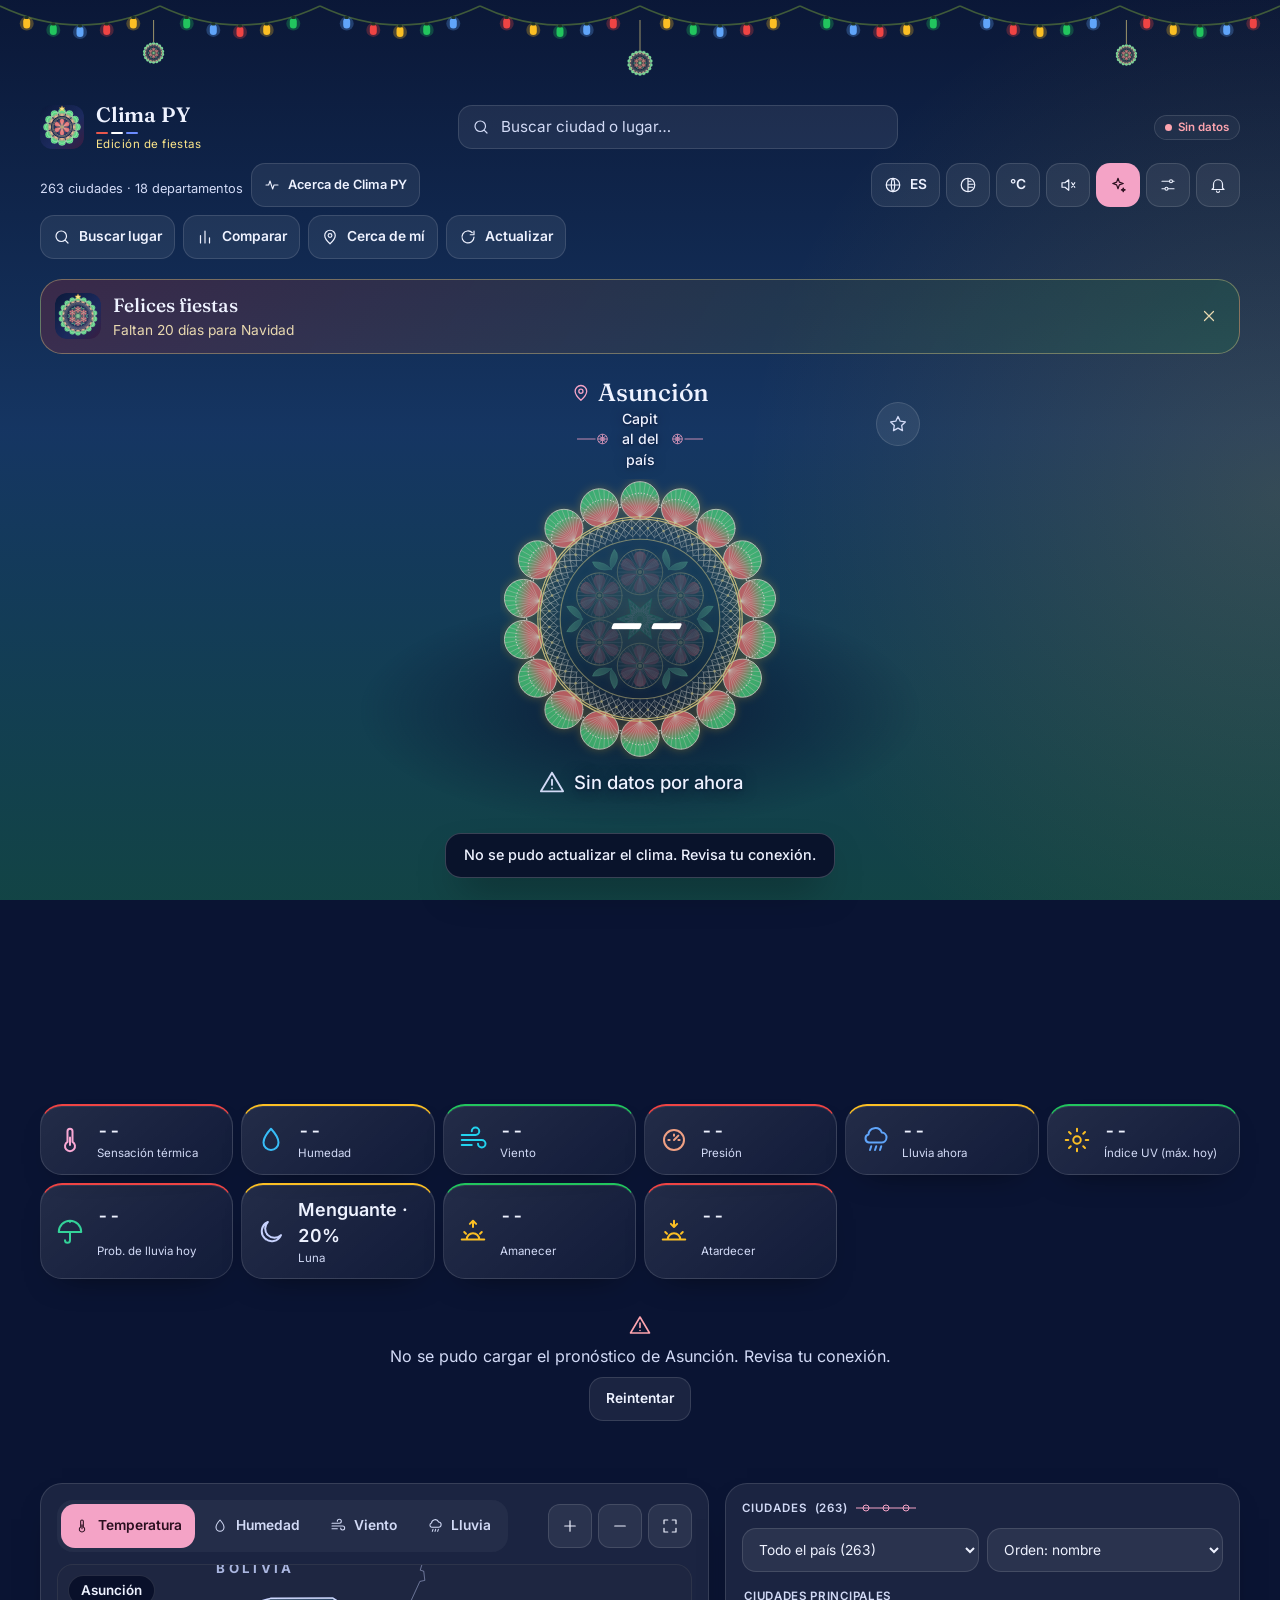
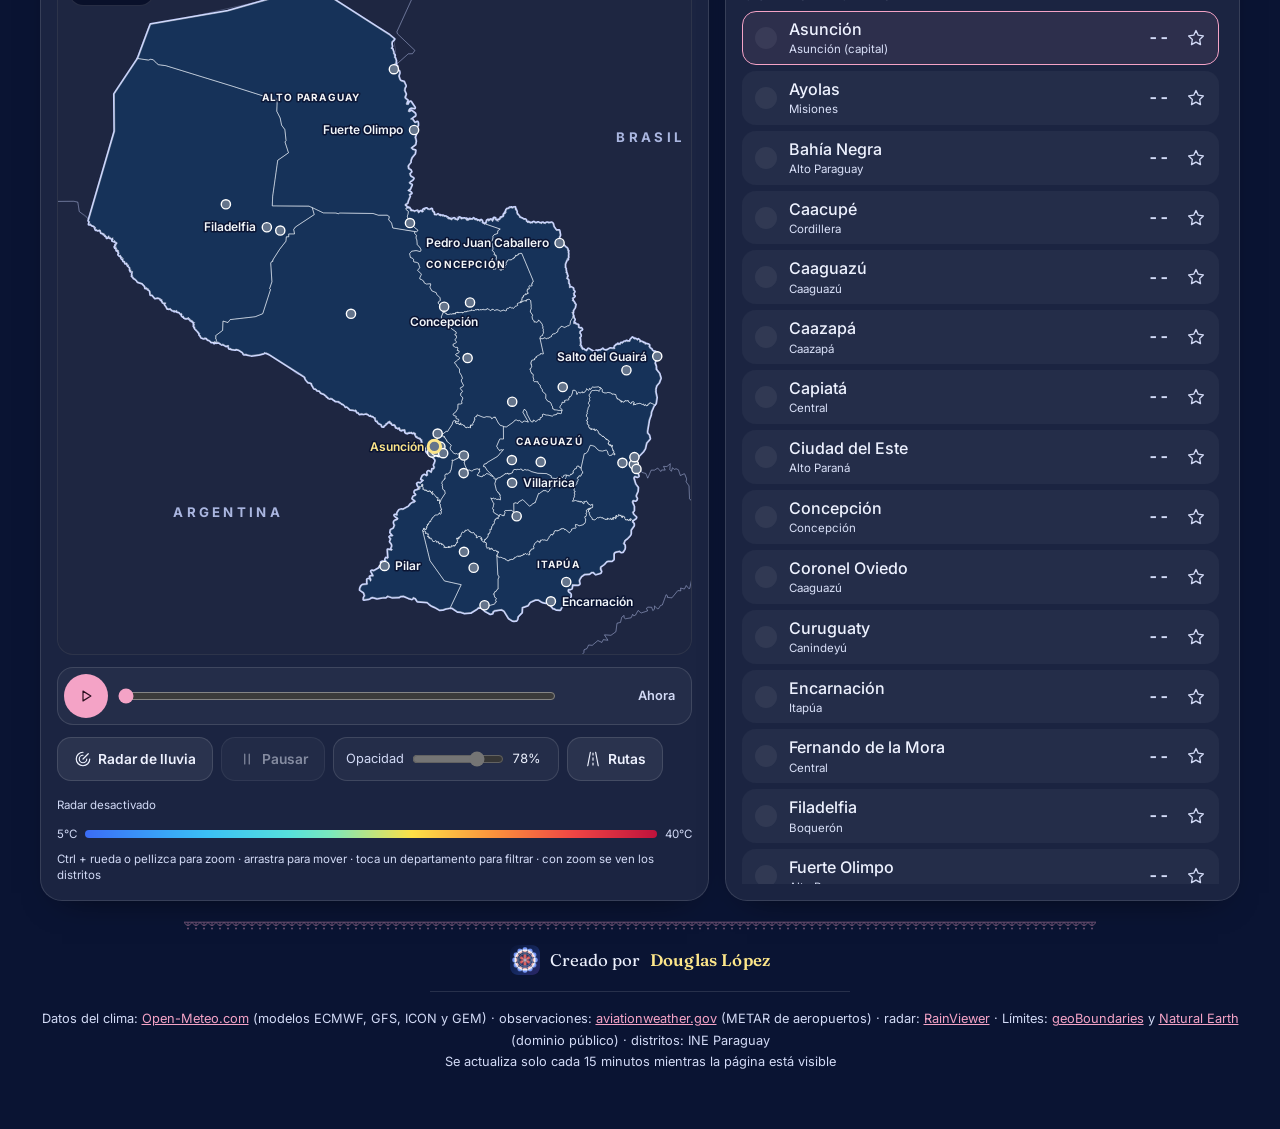
<file: index.html>
<!DOCTYPE html>
<html lang="es">
<head>
<meta charset="UTF-8">
<meta name="viewport" content="width=device-width, initial-scale=1">
<meta name="color-scheme" content="dark light">
<meta name="theme-color" content="#0a1433">
<title>Clima PY</title>
<meta name="description" content="Clima PY: pronóstico y mapa del tiempo de las ciudades de Paraguay">
<meta name="application-name" content="Clima PY">
<meta name="apple-mobile-web-app-title" content="Clima PY">
<link rel="manifest" href="manifest.webmanifest">
<link rel="icon" href="img/icono.svg" type="image/svg+xml">
<link rel="alternate icon" href="img/icono-192.png" type="image/png">
<link rel="apple-touch-icon" href="img/apple-touch-icon.png">
<script>try{document.documentElement.dataset.tema=localStorage.getItem("clima-py-tema")==="claro"?"claro":"oscuro"}catch(e){}</script>
<link rel="preload" href="fonts/fraunces-latin-wght-normal.woff2" as="font" type="font/woff2" crossorigin>
<!-- las dos tipografías se piden desde el primer momento (el texto aparece antes con su letra) -->
<link rel="preload" href="fonts/inter-latin-wght-normal.woff2" as="font" type="font/woff2" crossorigin>
<link rel="preload" href="fonts/fraunces-latin-wght-normal.woff2" as="font" type="font/woff2" crossorigin>
<link rel="stylesheet" href="css/estilos.css">
</head>
<body>
<!-- NANDUTI:INICIO -->
<svg id="nanduti-sprite" width="0" height="0" style="position:absolute" aria-hidden="true" focusable="false"><defs><radialGradient id="ndPortadaBrillo" cx=".5" cy=".5" r=".5"><stop offset="0" style="stop-color:var(--nd-centro);stop-opacity:.4"/><stop offset="1" style="stop-color:var(--nd-centro);stop-opacity:0"/></radialGradient><radialGradient id="nd8L" gradientUnits="userSpaceOnUse" cx="100" cy="100" r="99"><stop offset="0.72" style="stop-color:var(--nd-anillo)"/><stop offset="0.81" style="stop-color:var(--nd-medio)"/><stop offset="0.91" style="stop-color:var(--nd-trama)"/><stop offset="1" style="stop-color:var(--nd-trama)"/></radialGradient><symbol id="nanduti-portada" viewBox="0 0 200 200"><circle cx="100" cy="100" r="44" fill="url(#ndPortadaBrillo)"/><g stroke-linecap="round" stroke-linejoin="round"><clipPath id="nd8E"><path d="M108.25 85.71L106.5 96.25L116.5 100L106.5 103.75L108.25 114.29L100 107.5L91.75 114.29L93.5 103.75L83.5 100L93.5 96.25L91.75 85.71L100 92.5Z"/></clipPath><path d="M113.6 15.5A13.6 13.6 0 1 1 86.4 15.5A13.6 13.6 0 1 1 113.6 15.5M142.5 20.6A13.6 13.6 0 1 1 115.3 20.6A13.6 13.6 0 1 1 142.5 20.6M167.92 35.27A13.6 13.6 0 1 1 140.72 35.27A13.6 13.6 0 1 1 167.92 35.27M186.78 57.75A13.6 13.6 0 1 1 159.58 57.75A13.6 13.6 0 1 1 186.78 57.75M196.82 85.33A13.6 13.6 0 1 1 169.62 85.33A13.6 13.6 0 1 1 196.82 85.33M196.82 114.67A13.6 13.6 0 1 1 169.62 114.67A13.6 13.6 0 1 1 196.82 114.67M186.78 142.25A13.6 13.6 0 1 1 159.58 142.25A13.6 13.6 0 1 1 186.78 142.25M167.92 164.73A13.6 13.6 0 1 1 140.72 164.73A13.6 13.6 0 1 1 167.92 164.73M142.5 179.4A13.6 13.6 0 1 1 115.3 179.4A13.6 13.6 0 1 1 142.5 179.4M113.6 184.5A13.6 13.6 0 1 1 86.4 184.5A13.6 13.6 0 1 1 113.6 184.5M84.7 179.4A13.6 13.6 0 1 1 57.5 179.4A13.6 13.6 0 1 1 84.7 179.4M59.28 164.73A13.6 13.6 0 1 1 32.08 164.73A13.6 13.6 0 1 1 59.28 164.73M40.42 142.25A13.6 13.6 0 1 1 13.22 142.25A13.6 13.6 0 1 1 40.42 142.25M30.38 114.67A13.6 13.6 0 1 1 3.18 114.67A13.6 13.6 0 1 1 30.38 114.67M30.38 85.33A13.6 13.6 0 1 1 3.18 85.33A13.6 13.6 0 1 1 30.38 85.33M40.42 57.75A13.6 13.6 0 1 1 13.22 57.75A13.6 13.6 0 1 1 40.42 57.75M59.28 35.27A13.6 13.6 0 1 1 32.08 35.27A13.6 13.6 0 1 1 59.28 35.27M84.7 20.6A13.6 13.6 0 1 1 57.5 20.6A13.6 13.6 0 1 1 84.7 20.6" style="fill:url(#nd8L);fill-opacity:0.88" stroke="none"/><path d="M100 27L86.62 17.92M100 27L86.49 13.97M100 27L87.5 10.15M100 27L89.56 6.78M100 27L92.51 4.15M100 27L96.09 2.47M100 27L100 1.9M100 27L103.91 2.47M100 27L107.49 4.15M100 27L110.44 6.78M100 27L112.5 10.15M100 27L113.51 13.97M100 27L113.38 17.92M124.97 31.4L115.5 18.3M124.97 31.4L116.72 14.54M124.97 31.4L118.98 11.29M124.97 31.4L122.07 8.83M124.97 31.4L125.74 7.37M124.97 31.4L129.68 7.02M124.97 31.4L133.55 7.82M124.97 31.4L137.03 9.69M124.97 31.4L139.82 12.49M124.97 31.4L141.69 15.97M124.97 31.4L142.48 19.85M124.97 31.4L142.12 23.78M124.97 31.4L140.65 27.45M146.92 44.08L142.51 28.52M146.92 44.08L144.94 25.41M146.92 44.08L148.17 23.13M146.92 44.08L151.92 21.88M146.92 44.08L155.87 21.76M146.92 44.08L159.69 22.78M146.92 44.08L163.06 24.85M146.92 44.08L165.68 27.8M146.92 44.08L167.35 31.39M146.92 44.08L167.92 35.3M146.92 44.08L167.33 39.21M146.92 44.08L165.65 42.79M146.92 44.08L163.01 45.73M163.22 63.5L164.39 47.37M163.22 63.5L167.74 45.28M163.22 63.5L171.56 44.25M163.22 63.5L175.51 44.35M163.22 63.5L179.26 45.59M163.22 63.5L182.5 47.85M163.22 63.5L184.96 50.95M163.22 63.5L186.41 54.62M163.22 63.5L186.75 58.56M163.22 63.5L185.95 62.43M163.22 63.5L184.06 65.91M163.22 63.5L181.26 68.69M163.22 63.5L177.77 70.55M171.89 87.32L178.51 72.57M171.89 87.32L182.37 71.75M171.89 87.32L186.31 72.08M171.89 87.32L189.99 73.53M171.89 87.32L193.09 75.98M171.89 87.32L195.36 79.21M171.89 87.32L196.61 82.97M171.89 87.32L196.72 86.92M171.89 87.32L195.7 90.73M171.89 87.32L193.61 94.09M171.89 87.32L190.65 96.71M171.89 87.32L187.07 98.37M171.89 87.32L183.15 98.93M171.89 112.68L183.15 101.07M171.89 112.68L187.07 101.63M171.89 112.68L190.65 103.29M171.89 112.68L193.61 105.91M171.89 112.68L195.7 109.27M171.89 112.68L196.72 113.08M171.89 112.68L196.61 117.03M171.89 112.68L195.36 120.79M171.89 112.68L193.09 124.02M171.89 112.68L189.99 126.47M171.89 112.68L186.31 127.92M171.89 112.68L182.37 128.25M171.89 112.68L178.51 127.43M163.22 136.5L177.77 129.45M163.22 136.5L181.26 131.31M163.22 136.5L184.06 134.09M163.22 136.5L185.95 137.57M163.22 136.5L186.75 141.44M163.22 136.5L186.41 145.38M163.22 136.5L184.96 149.05M163.22 136.5L182.5 152.15M163.22 136.5L179.26 154.41M163.22 136.5L175.51 155.65M163.22 136.5L171.56 155.75M163.22 136.5L167.74 154.72M163.22 136.5L164.39 152.63M146.92 155.92L163.01 154.27M146.92 155.92L165.65 157.21M146.92 155.92L167.33 160.79M146.92 155.92L167.92 164.7M146.92 155.92L167.35 168.61M146.92 155.92L165.68 172.2M146.92 155.92L163.06 175.15M146.92 155.92L159.69 177.22M146.92 155.92L155.87 178.24M146.92 155.92L151.92 178.12M146.92 155.92L148.17 176.87M146.92 155.92L144.94 174.59M146.92 155.92L142.51 171.48M124.97 168.6L140.65 172.55M124.97 168.6L142.12 176.22M124.97 168.6L142.48 180.15M124.97 168.6L141.69 184.03M124.97 168.6L139.82 187.51M124.97 168.6L137.03 190.31M124.97 168.6L133.55 192.18M124.97 168.6L129.68 192.98M124.97 168.6L125.74 192.63M124.97 168.6L122.07 191.17M124.97 168.6L118.98 188.71M124.97 168.6L116.72 185.46M124.97 168.6L115.5 181.7M100 173L113.38 182.08M100 173L113.51 186.03M100 173L112.5 189.85M100 173L110.44 193.22M100 173L107.49 195.85M100 173L103.91 197.53M100 173L100 198.1M100 173L96.09 197.53M100 173L92.51 195.85M100 173L89.56 193.22M100 173L87.5 189.85M100 173L86.49 186.03M100 173L86.62 182.08M75.03 168.6L84.5 181.7M75.03 168.6L83.28 185.46M75.03 168.6L81.02 188.71M75.03 168.6L77.93 191.17M75.03 168.6L74.26 192.63M75.03 168.6L70.32 192.98M75.03 168.6L66.45 192.18M75.03 168.6L62.97 190.31M75.03 168.6L60.18 187.51M75.03 168.6L58.31 184.03M75.03 168.6L57.52 180.15M75.03 168.6L57.88 176.22M75.03 168.6L59.35 172.55M53.08 155.92L57.49 171.48M53.08 155.92L55.06 174.59M53.08 155.92L51.83 176.87M53.08 155.92L48.08 178.12M53.08 155.92L44.13 178.24M53.08 155.92L40.31 177.22M53.08 155.92L36.94 175.15M53.08 155.92L34.32 172.2M53.08 155.92L32.65 168.61M53.08 155.92L32.08 164.7M53.08 155.92L32.67 160.79M53.08 155.92L34.35 157.21M53.08 155.92L36.99 154.27M36.78 136.5L35.61 152.63M36.78 136.5L32.26 154.72M36.78 136.5L28.44 155.75M36.78 136.5L24.49 155.65M36.78 136.5L20.74 154.41M36.78 136.5L17.5 152.15M36.78 136.5L15.04 149.05M36.78 136.5L13.59 145.38M36.78 136.5L13.25 141.44M36.78 136.5L14.05 137.57M36.78 136.5L15.94 134.09M36.78 136.5L18.74 131.31M36.78 136.5L22.23 129.45M28.11 112.68L21.49 127.43M28.11 112.68L17.63 128.25M28.11 112.68L13.69 127.92M28.11 112.68L10.01 126.47M28.11 112.68L6.91 124.02M28.11 112.68L4.64 120.79M28.11 112.68L3.39 117.03M28.11 112.68L3.28 113.08M28.11 112.68L4.3 109.27M28.11 112.68L6.39 105.91M28.11 112.68L9.35 103.29M28.11 112.68L12.93 101.63M28.11 112.68L16.85 101.07M28.11 87.32L16.85 98.93M28.11 87.32L12.93 98.37M28.11 87.32L9.35 96.71M28.11 87.32L6.39 94.09M28.11 87.32L4.3 90.73M28.11 87.32L3.28 86.92M28.11 87.32L3.39 82.97M28.11 87.32L4.64 79.21M28.11 87.32L6.91 75.98M28.11 87.32L10.01 73.53M28.11 87.32L13.69 72.08M28.11 87.32L17.63 71.75M28.11 87.32L21.49 72.57M36.78 63.5L22.23 70.55M36.78 63.5L18.74 68.69M36.78 63.5L15.94 65.91M36.78 63.5L14.05 62.43M36.78 63.5L13.25 58.56M36.78 63.5L13.59 54.62M36.78 63.5L15.04 50.95M36.78 63.5L17.5 47.85M36.78 63.5L20.74 45.59M36.78 63.5L24.49 44.35M36.78 63.5L28.44 44.25M36.78 63.5L32.26 45.28M36.78 63.5L35.61 47.37M53.08 44.08L36.99 45.73M53.08 44.08L34.35 42.79M53.08 44.08L32.67 39.21M53.08 44.08L32.08 35.3M53.08 44.08L32.65 31.39M53.08 44.08L34.32 27.8M53.08 44.08L36.94 24.85M53.08 44.08L40.31 22.78M53.08 44.08L44.13 21.76M53.08 44.08L48.08 21.88M53.08 44.08L51.83 23.13M53.08 44.08L55.06 25.41M53.08 44.08L57.49 28.52M75.03 31.4L59.35 27.45M75.03 31.4L57.88 23.78M75.03 31.4L57.52 19.85M75.03 31.4L58.31 15.97M75.03 31.4L60.18 12.49M75.03 31.4L62.97 9.69M75.03 31.4L66.45 7.82M75.03 31.4L70.32 7.02M75.03 31.4L74.26 7.37M75.03 31.4L77.93 8.83M75.03 31.4L81.02 11.29M75.03 31.4L83.28 14.54M75.03 31.4L84.5 18.3" style="stroke:var(--nd-hilo)" fill="none" stroke-width="0.4" stroke-opacity=".7"/><path d="M113.6 15.5A13.6 13.6 0 1 1 86.4 15.5A13.6 13.6 0 1 1 113.6 15.5M142.5 20.6A13.6 13.6 0 1 1 115.3 20.6A13.6 13.6 0 1 1 142.5 20.6M167.92 35.27A13.6 13.6 0 1 1 140.72 35.27A13.6 13.6 0 1 1 167.92 35.27M186.78 57.75A13.6 13.6 0 1 1 159.58 57.75A13.6 13.6 0 1 1 186.78 57.75M196.82 85.33A13.6 13.6 0 1 1 169.62 85.33A13.6 13.6 0 1 1 196.82 85.33M196.82 114.67A13.6 13.6 0 1 1 169.62 114.67A13.6 13.6 0 1 1 196.82 114.67M186.78 142.25A13.6 13.6 0 1 1 159.58 142.25A13.6 13.6 0 1 1 186.78 142.25M167.92 164.73A13.6 13.6 0 1 1 140.72 164.73A13.6 13.6 0 1 1 167.92 164.73M142.5 179.4A13.6 13.6 0 1 1 115.3 179.4A13.6 13.6 0 1 1 142.5 179.4M113.6 184.5A13.6 13.6 0 1 1 86.4 184.5A13.6 13.6 0 1 1 113.6 184.5M84.7 179.4A13.6 13.6 0 1 1 57.5 179.4A13.6 13.6 0 1 1 84.7 179.4M59.28 164.73A13.6 13.6 0 1 1 32.08 164.73A13.6 13.6 0 1 1 59.28 164.73M40.42 142.25A13.6 13.6 0 1 1 13.22 142.25A13.6 13.6 0 1 1 40.42 142.25M30.38 114.67A13.6 13.6 0 1 1 3.18 114.67A13.6 13.6 0 1 1 30.38 114.67M30.38 85.33A13.6 13.6 0 1 1 3.18 85.33A13.6 13.6 0 1 1 30.38 85.33M40.42 57.75A13.6 13.6 0 1 1 13.22 57.75A13.6 13.6 0 1 1 40.42 57.75M59.28 35.27A13.6 13.6 0 1 1 32.08 35.27A13.6 13.6 0 1 1 59.28 35.27M84.7 20.6A13.6 13.6 0 1 1 57.5 20.6A13.6 13.6 0 1 1 84.7 20.6" style="stroke:var(--nd-hilo)" fill="none" stroke-width="0.6"/><path d="M85.62 20.41A15.2 15.2 0 0 1 114.38 20.41M113.7 20.29A15.2 15.2 0 0 1 140.74 30.13M140.14 29.79A15.2 15.2 0 0 1 162.18 48.28M161.73 47.75A15.2 15.2 0 0 1 176.12 72.66M175.88 72.01A15.2 15.2 0 0 1 180.87 100.35M180.87 99.65A15.2 15.2 0 0 1 175.88 127.99M176.12 127.34A15.2 15.2 0 0 1 161.73 152.25M162.18 151.72A15.2 15.2 0 0 1 140.14 170.21M140.74 169.87A15.2 15.2 0 0 1 113.7 179.71M114.38 179.59A15.2 15.2 0 0 1 85.62 179.59M86.3 179.71A15.2 15.2 0 0 1 59.26 169.87M59.86 170.21A15.2 15.2 0 0 1 37.82 151.72M38.27 152.25A15.2 15.2 0 0 1 23.88 127.34M24.12 127.99A15.2 15.2 0 0 1 19.13 99.65M19.13 100.35A15.2 15.2 0 0 1 24.12 72.01M23.88 72.66A15.2 15.2 0 0 1 38.27 47.75M37.82 48.28A15.2 15.2 0 0 1 59.86 29.79M59.26 30.13A15.2 15.2 0 0 1 86.3 20.29" style="stroke:var(--nd-hilo)" fill="none" stroke-width="1" stroke-dasharray="0 2.2" stroke-linecap="round"/><path d="M173 100A73 73 0 1 1 27 100A73 73 0 1 1 173 100" style="fill:url(#nd8F);fill-opacity:0" stroke="none"/><path d="M100 43L100 27M104.97 43.22L106.36 27.28M109.9 43.87L112.68 28.11M114.75 44.94L118.89 29.49M119.5 46.44L124.97 31.4M124.09 48.34L130.85 33.84M128.5 50.64L136.5 36.78M132.69 53.31L141.87 40.2M136.64 56.34L146.92 44.08M140.31 59.69L151.62 48.38M143.66 63.36L155.92 53.08M146.69 67.31L159.8 58.13M149.36 71.5L163.22 63.5M151.66 75.91L166.16 69.15M153.56 80.5L168.6 75.03M155.06 85.25L170.51 81.11M156.13 90.1L171.89 87.32M156.78 95.03L172.72 93.64M157 100L173 100M156.78 104.97L172.72 106.36M156.13 109.9L171.89 112.68M155.06 114.75L170.51 118.89M153.56 119.5L168.6 124.97M151.66 124.09L166.16 130.85M149.36 128.5L163.22 136.5M146.69 132.69L159.8 141.87M143.66 136.64L155.92 146.92M140.31 140.31L151.62 151.62M136.64 143.66L146.92 155.92M132.69 146.69L141.87 159.8M128.5 149.36L136.5 163.22M124.09 151.66L130.85 166.16M119.5 153.56L124.97 168.6M114.75 155.06L118.89 170.51M109.9 156.13L112.68 171.89M104.97 156.78L106.36 172.72M100 157L100 173M95.03 156.78L93.64 172.72M90.1 156.13L87.32 171.89M85.25 155.06L81.11 170.51M80.5 153.56L75.03 168.6M75.91 151.66L69.15 166.16M71.5 149.36L63.5 163.22M67.31 146.69L58.13 159.8M63.36 143.66L53.08 155.92M59.69 140.31L48.38 151.62M56.34 136.64L44.08 146.92M53.31 132.69L40.2 141.87M50.64 128.5L36.78 136.5M48.34 124.09L33.84 130.85M46.44 119.5L31.4 124.97M44.94 114.75L29.49 118.89M43.87 109.9L28.11 112.68M43.22 104.97L27.28 106.36M43 100L27 100M43.22 95.03L27.28 93.64M43.87 90.1L28.11 87.32M44.94 85.25L29.49 81.11M46.44 80.5L31.4 75.03M48.34 75.91L33.84 69.15M50.64 71.5L36.78 63.5M53.31 67.31L40.2 58.13M56.34 63.36L44.08 53.08M59.69 59.69L48.38 48.38M63.36 56.34L53.08 44.08M67.31 53.31L58.13 40.2M71.5 50.64L63.5 36.78M75.91 48.34L69.15 33.84M80.5 46.44L75.03 31.4M85.25 44.94L81.11 29.49M90.1 43.87L87.32 28.11M95.03 43.22L93.64 27.28" style="stroke:var(--nd-hilo)" fill="none" stroke-width="0.4" stroke-opacity=".7"/><path d="M100 41L105.67 35.25L110.25 41.9L116.82 37.21L120.18 44.56L127.47 41.09L129.5 48.9L137.28 46.76L137.92 54.8L145.96 54.04L145.2 62.08L153.24 62.72L151.1 70.5L158.91 72.53L155.44 79.82L162.79 83.18L158.1 89.75L164.75 94.33L159 100L164.75 105.67L158.1 110.25L162.79 116.82L155.44 120.18L158.91 127.47L151.1 129.5L153.24 137.28L145.2 137.92L145.96 145.96L137.92 145.2L137.28 153.24L129.5 151.1L127.47 158.91L120.18 155.44L116.82 162.79L110.25 158.1L105.67 164.75L100 159L94.33 164.75L89.75 158.1L83.18 162.79L79.82 155.44L72.53 158.91L70.5 151.1L62.72 153.24L62.08 145.2L54.04 145.96L54.8 137.92L46.76 137.28L48.9 129.5L41.09 127.47L44.56 120.18L37.21 116.82L41.9 110.25L35.25 105.67L41 100L35.25 94.33L41.9 89.75L37.21 83.18L44.56 79.82L41.09 72.53L48.9 70.5L46.76 62.72L54.8 62.08L54.04 54.04L62.08 54.8L62.72 46.76L70.5 48.9L72.53 41.09L79.82 44.56L83.18 37.21L89.75 41.9L94.33 35.25L100 41M100 35L105.14 41.22L111.29 35.99L115.27 43.01L122.23 38.92L124.93 46.53L132.5 43.71L133.84 51.67L141.78 50.21L141.72 58.28L149.79 58.22L148.33 66.16L156.29 67.5L153.47 75.07L161.08 77.77L156.99 84.73L164.01 88.71L158.78 94.86L165 100L158.78 105.14L164.01 111.29L156.99 115.27L161.08 122.23L153.47 124.93L156.29 132.5L148.33 133.84L149.79 141.78L141.72 141.72L141.78 149.79L133.84 148.33L132.5 156.29L124.93 153.47L122.23 161.08L115.27 156.99L111.29 164.01L105.14 158.78L100 165L94.86 158.78L88.71 164.01L84.73 156.99L77.77 161.08L75.07 153.47L67.5 156.29L66.16 148.33L58.22 149.79L58.28 141.72L50.21 141.78L51.67 133.84L43.71 132.5L46.53 124.93L38.92 122.23L43.01 115.27L35.99 111.29L41.22 105.14L35 100L41.22 94.86L35.99 88.71L43.01 84.73L38.92 77.77L46.53 75.07L43.71 67.5L51.67 66.16L50.21 58.22L58.28 58.28L58.22 50.21L66.16 51.67L67.5 43.71L75.07 46.53L77.77 38.92L84.73 43.01L88.71 35.99L94.86 41.22L100 35M100 35L106.19 29.27L111.29 35.99L118.38 31.42L122.23 38.92L130.01 35.65L132.5 43.71L140.72 41.84L141.78 50.21L150.2 49.8L149.79 58.22L158.16 59.28L156.29 67.5L164.35 69.99L161.08 77.77L168.58 81.62L164.01 88.71L170.73 93.81L165 100L170.73 106.19L164.01 111.29L168.58 118.38L161.08 122.23L164.35 130.01L156.29 132.5L158.16 140.72L149.79 141.78L150.2 150.2L141.78 149.79L140.72 158.16L132.5 156.29L130.01 164.35L122.23 161.08L118.38 168.58L111.29 164.01L106.19 170.73L100 165L93.81 170.73L88.71 164.01L81.62 168.58L77.77 161.08L69.99 164.35L67.5 156.29L59.28 158.16L58.22 149.79L49.8 150.2L50.21 141.78L41.84 140.72L43.71 132.5L35.65 130.01L38.92 122.23L31.42 118.38L35.99 111.29L29.27 106.19L35 100L29.27 93.81L35.99 88.71L31.42 81.62L38.92 77.77L35.65 69.99L43.71 67.5L41.84 59.28L50.21 58.22L49.8 49.8L58.22 50.21L59.28 41.84L67.5 43.71L69.99 35.65L77.77 38.92L81.62 31.42L88.71 35.99L93.81 29.27L100 35M100 29L105.67 35.25L112.33 30.08L116.82 37.21L124.28 33.28L127.47 41.09L135.5 38.51L137.28 46.76L145.64 45.61L145.96 54.04L154.39 54.36L153.24 62.72L161.49 64.5L158.91 72.53L166.72 75.72L162.79 83.18L169.92 87.67L164.75 94.33L171 100L164.75 105.67L169.92 112.33L162.79 116.82L166.72 124.28L158.91 127.47L161.49 135.5L153.24 137.28L154.39 145.64L145.96 145.96L145.64 154.39L137.28 153.24L135.5 161.49L127.47 158.91L124.28 166.72L116.82 162.79L112.33 169.92L105.67 164.75L100 171L94.33 164.75L87.67 169.92L83.18 162.79L75.72 166.72L72.53 158.91L64.5 161.49L62.72 153.24L54.36 154.39L54.04 145.96L45.61 145.64L46.76 137.28L38.51 135.5L41.09 127.47L33.28 124.28L37.21 116.82L30.08 112.33L35.25 105.67L29 100L35.25 94.33L30.08 87.67L37.21 83.18L33.28 75.72L41.09 72.53L38.51 64.5L46.76 62.72L45.61 54.36L54.04 54.04L54.36 45.61L62.72 46.76L64.5 38.51L72.53 41.09L75.72 33.28L83.18 37.21L87.67 30.08L94.33 35.25L100 29" style="stroke:var(--nd-hilo)" fill="none" stroke-width="0.5"/><path d="M106.57 35.25A0.9 0.9 0 1 1 104.77 35.25A0.9 0.9 0 1 1 106.57 35.25M117.72 37.21A0.9 0.9 0 1 1 115.92 37.21A0.9 0.9 0 1 1 117.72 37.21M128.37 41.09A0.9 0.9 0 1 1 126.57 41.09A0.9 0.9 0 1 1 128.37 41.09M138.18 46.76A0.9 0.9 0 1 1 136.38 46.76A0.9 0.9 0 1 1 138.18 46.76M146.86 54.04A0.9 0.9 0 1 1 145.06 54.04A0.9 0.9 0 1 1 146.86 54.04M154.14 62.72A0.9 0.9 0 1 1 152.34 62.72A0.9 0.9 0 1 1 154.14 62.72M159.81 72.53A0.9 0.9 0 1 1 158.01 72.53A0.9 0.9 0 1 1 159.81 72.53M163.69 83.18A0.9 0.9 0 1 1 161.89 83.18A0.9 0.9 0 1 1 163.69 83.18M165.65 94.33A0.9 0.9 0 1 1 163.85 94.33A0.9 0.9 0 1 1 165.65 94.33M165.65 105.67A0.9 0.9 0 1 1 163.85 105.67A0.9 0.9 0 1 1 165.65 105.67M163.69 116.82A0.9 0.9 0 1 1 161.89 116.82A0.9 0.9 0 1 1 163.69 116.82M159.81 127.47A0.9 0.9 0 1 1 158.01 127.47A0.9 0.9 0 1 1 159.81 127.47M154.14 137.28A0.9 0.9 0 1 1 152.34 137.28A0.9 0.9 0 1 1 154.14 137.28M146.86 145.96A0.9 0.9 0 1 1 145.06 145.96A0.9 0.9 0 1 1 146.86 145.96M138.18 153.24A0.9 0.9 0 1 1 136.38 153.24A0.9 0.9 0 1 1 138.18 153.24M128.37 158.91A0.9 0.9 0 1 1 126.57 158.91A0.9 0.9 0 1 1 128.37 158.91M117.72 162.79A0.9 0.9 0 1 1 115.92 162.79A0.9 0.9 0 1 1 117.72 162.79M106.57 164.75A0.9 0.9 0 1 1 104.77 164.75A0.9 0.9 0 1 1 106.57 164.75M95.23 164.75A0.9 0.9 0 1 1 93.43 164.75A0.9 0.9 0 1 1 95.23 164.75M84.08 162.79A0.9 0.9 0 1 1 82.28 162.79A0.9 0.9 0 1 1 84.08 162.79M73.43 158.91A0.9 0.9 0 1 1 71.63 158.91A0.9 0.9 0 1 1 73.43 158.91M63.62 153.24A0.9 0.9 0 1 1 61.82 153.24A0.9 0.9 0 1 1 63.62 153.24M54.94 145.96A0.9 0.9 0 1 1 53.14 145.96A0.9 0.9 0 1 1 54.94 145.96M47.66 137.28A0.9 0.9 0 1 1 45.86 137.28A0.9 0.9 0 1 1 47.66 137.28M41.99 127.47A0.9 0.9 0 1 1 40.19 127.47A0.9 0.9 0 1 1 41.99 127.47M38.11 116.82A0.9 0.9 0 1 1 36.31 116.82A0.9 0.9 0 1 1 38.11 116.82M36.15 105.67A0.9 0.9 0 1 1 34.35 105.67A0.9 0.9 0 1 1 36.15 105.67M36.15 94.33A0.9 0.9 0 1 1 34.35 94.33A0.9 0.9 0 1 1 36.15 94.33M38.11 83.18A0.9 0.9 0 1 1 36.31 83.18A0.9 0.9 0 1 1 38.11 83.18M41.99 72.53A0.9 0.9 0 1 1 40.19 72.53A0.9 0.9 0 1 1 41.99 72.53M47.66 62.72A0.9 0.9 0 1 1 45.86 62.72A0.9 0.9 0 1 1 47.66 62.72M54.94 54.04A0.9 0.9 0 1 1 53.14 54.04A0.9 0.9 0 1 1 54.94 54.04M63.62 46.76A0.9 0.9 0 1 1 61.82 46.76A0.9 0.9 0 1 1 63.62 46.76M73.43 41.09A0.9 0.9 0 1 1 71.63 41.09A0.9 0.9 0 1 1 73.43 41.09M84.08 37.21A0.9 0.9 0 1 1 82.28 37.21A0.9 0.9 0 1 1 84.08 37.21M95.23 35.25A0.9 0.9 0 1 1 93.43 35.25A0.9 0.9 0 1 1 95.23 35.25" style="fill:var(--nd-centro);fill-opacity:0.9" stroke="none"/><path d="M173 100A73 73 0 1 1 27 100A73 73 0 1 1 173 100M171.4 100A71.4 71.4 0 1 1 28.6 100A71.4 71.4 0 1 1 171.4 100M157 100A57 57 0 1 1 43 100A57 57 0 1 1 157 100" style="stroke:var(--nd-centro)" fill="none" stroke-width="0.8"/><path d="M108.25 85.71L106.5 96.25L116.5 100L106.5 103.75L108.25 114.29L100 107.5L91.75 114.29L93.5 103.75L83.5 100L93.5 96.25L91.75 85.71L100 92.5Z" style="fill:var(--nd-trama);fill-opacity:0.55" stroke="none"/><path d="M100 97.5L100 83.5M100.65 97.59L104.27 84.06M101.25 97.83L108.25 85.71M101.77 98.23L111.67 88.33M102.17 98.75L114.29 91.75M102.41 99.35L115.94 95.73M102.5 100L116.5 100M102.41 100.65L115.94 104.27M102.17 101.25L114.29 108.25M101.77 101.77L111.67 111.67M101.25 102.17L108.25 114.29M100.65 102.41L104.27 115.94M100 102.5L100 116.5M99.35 102.41L95.73 115.94M98.75 102.17L91.75 114.29M98.23 101.77L88.33 111.67M97.83 101.25L85.71 108.25M97.59 100.65L84.06 104.27M97.5 100L83.5 100M97.59 99.35L84.06 95.73M97.83 98.75L85.71 91.75M98.23 98.23L88.33 88.33M98.75 97.83L91.75 85.71M99.35 97.59L95.73 84.06" style="stroke:var(--nd-hilo)" fill="none" stroke-width="0.35" clip-path="url(#nd8E)" stroke-opacity=".8"/><path d="M100 95L102.59 90.34L102.5 95.67L107.07 92.93L104.33 97.5L109.66 97.41L105 100L109.66 102.59L104.33 102.5L107.07 107.07L102.5 104.33L102.59 109.66L100 105L97.41 109.66L97.5 104.33L92.93 107.07L95.67 102.5L90.34 102.59L95 100L90.34 97.41L95.67 97.5L92.93 92.93L97.5 95.67L97.41 90.34L100 95M100 90L101.29 95.17L105 91.34L103.54 96.46L108.66 95L104.83 98.71L110 100L104.83 101.29L108.66 105L103.54 103.54L105 108.66L101.29 104.83L100 110L98.71 104.83L95 108.66L96.46 103.54L91.34 105L95.17 101.29L90 100L95.17 98.71L91.34 95L96.46 96.46L95 91.34L98.71 95.17L100 90M100 90L103.88 85.51L105 91.34L110.61 89.39L108.66 95L114.49 96.12L110 100L114.49 103.88L108.66 105L110.61 110.61L105 108.66L103.88 114.49L100 110L96.12 114.49L95 108.66L89.39 110.61L91.34 105L85.51 103.88L90 100L85.51 96.12L91.34 95L89.39 89.39L95 91.34L96.12 85.51L100 90M100 85L102.59 90.34L107.5 87.01L107.07 92.93L112.99 92.5L109.66 97.41L115 100L109.66 102.59L112.99 107.5L107.07 107.07L107.5 112.99L102.59 109.66L100 115L97.41 109.66L92.5 112.99L92.93 107.07L87.01 107.5L90.34 102.59L85 100L90.34 97.41L87.01 92.5L92.93 92.93L92.5 87.01L97.41 90.34L100 85" style="stroke:var(--nd-hilo)" fill="none" stroke-width="0.35" clip-path="url(#nd8E)"/><path d="M108.25 85.71L106.5 96.25L116.5 100L106.5 103.75L108.25 114.29L100 107.5L91.75 114.29L93.5 103.75L83.5 100L93.5 96.25L91.75 85.71L100 92.5Z" style="stroke:var(--nd-trama)" fill="none" stroke-width="0.6"/><path d="M102.92 66.5L116.2 66.5M102.86 67.07L115.89 69.66M102.69 67.62L114.97 72.7M102.42 68.12L113.47 75.5M102.06 68.56L111.46 77.96M101.62 68.92L109 79.97M101.12 69.19L106.2 81.47M100.57 69.36L103.16 82.39M100 69.42L100 82.7M99.43 69.36L96.84 82.39M98.88 69.19L93.8 81.47M98.38 68.92L91 79.97M97.94 68.56L88.54 77.96M97.58 68.12L86.53 75.5M97.31 67.62L85.03 72.7M97.14 67.07L84.11 69.66M97.08 66.5L83.8 66.5M97.14 65.93L84.11 63.34M97.31 65.38L85.03 60.3M97.58 64.88L86.53 57.5M97.94 64.44L88.54 55.04M98.38 64.08L91 53.03M98.88 63.81L93.8 51.53M99.43 63.64L96.84 50.61M100 63.58L100 50.3M100.57 63.64L103.16 50.61M101.12 63.81L106.2 51.53M101.62 64.08L109 53.03M102.06 64.44L111.46 55.04M102.42 64.88L113.47 57.5M102.69 65.38L114.97 60.3M102.86 65.93L115.89 63.34" style="stroke:var(--nd-hilo)" fill="none" stroke-width="0.35" stroke-opacity=".75"/><path d="M100 63.26C101.62 60.34 104.21 58.4 103.89 54.84C103.56 51.11 96.44 51.11 96.11 54.84C95.79 58.4 98.38 60.34 100 63.26ZM102.81 64.88C106.14 64.82 109.12 66.1 112.05 64.04C115.11 61.89 111.55 55.72 108.16 57.3C104.91 58.8 104.52 62.02 102.81 64.88ZM102.81 68.12C104.52 70.98 104.91 74.2 108.16 75.7C111.55 77.28 115.11 71.11 112.05 68.96C109.12 66.9 106.14 68.18 102.81 68.12ZM100 69.74C98.38 72.66 95.79 74.6 96.11 78.16C96.44 81.89 103.56 81.89 103.89 78.16C104.21 74.6 101.62 72.66 100 69.74ZM97.19 68.12C93.86 68.18 90.88 66.9 87.95 68.96C84.89 71.11 88.45 77.28 91.84 75.7C95.09 74.2 95.48 70.98 97.19 68.12ZM97.19 64.88C95.48 62.02 95.09 58.8 91.84 57.3C88.45 55.72 84.89 61.89 87.95 64.04C90.88 66.1 93.86 64.82 97.19 64.88Z" style="fill:var(--nd-anillo);fill-opacity:0.75" stroke="none"/><path d="M100 62.61Q97.73 56.78 98.06 52.24M100 62.61Q98.87 56.78 99.03 52.24M100 62.61Q100 56.78 100 52.24M100 62.61Q101.13 56.78 100.97 52.24M100 62.61Q102.27 56.78 101.94 52.24M103.37 64.56Q107.28 59.68 111.37 57.69M103.37 64.56Q107.85 60.66 111.86 58.53M103.37 64.56Q108.42 61.64 112.35 59.37M103.37 64.56Q108.98 62.62 112.83 60.21M103.37 64.56Q109.55 63.6 113.32 61.06M103.37 68.44Q109.55 69.4 113.32 71.94M103.37 68.44Q108.98 70.38 112.83 72.79M103.37 68.44Q108.42 71.36 112.35 73.63M103.37 68.44Q107.85 72.34 111.86 74.47M103.37 68.44Q107.28 73.32 111.37 75.31M100 70.39Q102.27 76.22 101.94 80.76M100 70.39Q101.13 76.22 100.97 80.76M100 70.39Q100 76.22 100 80.76M100 70.39Q98.87 76.22 99.03 80.76M100 70.39Q97.73 76.22 98.06 80.76M96.63 68.44Q92.72 73.32 88.63 75.31M96.63 68.44Q92.15 72.34 88.14 74.47M96.63 68.44Q91.58 71.36 87.65 73.63M96.63 68.44Q91.02 70.38 87.17 72.79M96.63 68.44Q90.45 69.4 86.68 71.94M96.63 64.56Q90.45 63.6 86.68 61.06M96.63 64.56Q91.02 62.62 87.17 60.21M96.63 64.56Q91.58 61.64 87.65 59.37M96.63 64.56Q92.15 60.66 88.14 58.53M96.63 64.56Q92.72 59.68 88.63 57.69" style="stroke:var(--nd-hilo)" fill="none" stroke-width="0.3" stroke-opacity=".8"/><path d="M100 63.26C101.62 60.34 104.21 58.4 103.89 54.84C103.56 51.11 96.44 51.11 96.11 54.84C95.79 58.4 98.38 60.34 100 63.26ZM102.81 64.88C106.14 64.82 109.12 66.1 112.05 64.04C115.11 61.89 111.55 55.72 108.16 57.3C104.91 58.8 104.52 62.02 102.81 64.88ZM102.81 68.12C104.52 70.98 104.91 74.2 108.16 75.7C111.55 77.28 115.11 71.11 112.05 68.96C109.12 66.9 106.14 68.18 102.81 68.12ZM100 69.74C98.38 72.66 95.79 74.6 96.11 78.16C96.44 81.89 103.56 81.89 103.89 78.16C104.21 74.6 101.62 72.66 100 69.74ZM97.19 68.12C93.86 68.18 90.88 66.9 87.95 68.96C84.89 71.11 88.45 77.28 91.84 75.7C95.09 74.2 95.48 70.98 97.19 68.12ZM97.19 64.88C95.48 62.02 95.09 58.8 91.84 57.3C88.45 55.72 84.89 61.89 87.95 64.04C90.88 66.1 93.86 64.82 97.19 64.88Z" style="stroke:var(--nd-anillo)" fill="none" stroke-width="0.5"/><path d="M116.2 66.5A16.2 16.2 0 1 1 83.8 66.5A16.2 16.2 0 1 1 116.2 66.5" style="stroke:var(--nd-centro)" fill="none" stroke-width="0.7"/><path d="M102.59 66.5A2.59 2.59 0 1 1 97.41 66.5A2.59 2.59 0 1 1 102.59 66.5" style="stroke:var(--nd-centro)" fill="none" stroke-width="0.6"/><path d="M101.46 66.5A1.46 1.46 0 1 1 98.54 66.5A1.46 1.46 0 1 1 101.46 66.5" style="fill:var(--nd-centro);fill-opacity:1" stroke="none"/><path d="M131.93 83.25L145.21 83.25M131.87 83.82L144.9 86.41M131.71 84.37L143.98 89.45M131.44 84.87L142.48 92.25M131.07 85.31L140.47 94.71M130.63 85.67L138.01 96.72M130.13 85.94L135.21 98.22M129.58 86.11L132.17 99.14M129.01 86.17L129.01 99.45M128.44 86.11L125.85 99.14M127.9 85.94L122.81 98.22M127.39 85.67L120.01 96.72M126.95 85.31L117.56 94.71M126.59 84.87L115.54 92.25M126.32 84.37L114.05 89.45M126.15 83.82L113.12 86.41M126.1 83.25L112.81 83.25M126.15 82.68L113.12 80.09M126.32 82.13L114.05 77.05M126.59 81.63L115.54 74.25M126.95 81.19L117.56 71.79M127.39 80.83L120.01 69.78M127.9 80.56L122.81 68.28M128.44 80.39L125.85 67.36M129.01 80.33L129.01 67.05M129.58 80.39L132.17 67.36M130.13 80.56L135.21 68.28M130.63 80.83L138.01 69.78M131.07 81.19L140.47 71.79M131.44 81.63L142.48 74.25M131.71 82.13L143.98 77.05M131.87 82.68L144.9 80.09" style="stroke:var(--nd-hilo)" fill="none" stroke-width="0.35" stroke-opacity=".75"/><path d="M131.82 81.63C135.15 81.57 138.13 82.85 141.06 80.79C144.12 78.64 140.56 72.47 137.17 74.05C133.92 75.55 133.53 78.77 131.82 81.63ZM131.82 84.87C133.53 87.73 133.92 90.95 137.17 92.45C140.56 94.03 144.12 87.86 141.06 85.71C138.13 83.65 135.15 84.93 131.82 84.87ZM129.01 86.49C127.39 89.41 124.8 91.35 125.12 94.91C125.45 98.64 132.58 98.64 132.9 94.91C133.22 91.35 130.63 89.41 129.01 86.49ZM126.21 84.87C122.87 84.93 119.89 83.65 116.97 85.71C113.9 87.86 117.47 94.03 120.85 92.45C124.1 90.95 124.49 87.73 126.21 84.87ZM126.21 81.63C124.49 78.77 124.1 75.55 120.85 74.05C117.47 72.47 113.9 78.64 116.97 80.79C119.89 82.85 122.87 81.57 126.21 81.63ZM129.01 80.01C130.63 77.09 133.22 75.15 132.9 71.59C132.58 67.86 125.45 67.86 125.12 71.59C124.8 75.15 127.39 77.09 129.01 80.01Z" style="fill:var(--nd-anillo);fill-opacity:0.75" stroke="none"/><path d="M132.38 81.31Q136.3 76.43 140.39 74.44M132.38 81.31Q136.86 77.41 140.87 75.28M132.38 81.31Q137.43 78.39 141.36 76.12M132.38 81.31Q138 79.37 141.84 76.96M132.38 81.31Q138.56 80.35 142.33 77.81M132.38 85.19Q138.56 86.15 142.33 88.69M132.38 85.19Q138 87.13 141.84 89.54M132.38 85.19Q137.43 88.11 141.36 90.38M132.38 85.19Q136.86 89.09 140.87 91.22M132.38 85.19Q136.3 90.07 140.39 92.06M129.01 87.14Q131.28 92.97 130.96 97.51M129.01 87.14Q130.15 92.97 129.98 97.51M129.01 87.14Q129.01 92.97 129.01 97.51M129.01 87.14Q127.88 92.97 128.04 97.51M129.01 87.14Q126.74 92.97 127.07 97.51M125.64 85.19Q121.73 90.07 117.64 92.06M125.64 85.19Q121.16 89.09 117.15 91.22M125.64 85.19Q120.59 88.11 116.67 90.38M125.64 85.19Q120.03 87.13 116.18 89.54M125.64 85.19Q119.46 86.15 115.69 88.69M125.64 81.31Q119.46 80.35 115.69 77.81M125.64 81.31Q120.03 79.37 116.18 76.96M125.64 81.31Q120.59 78.39 116.67 76.12M125.64 81.31Q121.16 77.41 117.15 75.28M125.64 81.31Q121.73 76.43 117.64 74.44M129.01 79.36Q126.74 73.53 127.07 68.99M129.01 79.36Q127.88 73.53 128.04 68.99M129.01 79.36Q129.01 73.53 129.01 68.99M129.01 79.36Q130.15 73.53 129.98 68.99M129.01 79.36Q131.28 73.53 130.96 68.99" style="stroke:var(--nd-hilo)" fill="none" stroke-width="0.3" stroke-opacity=".8"/><path d="M131.82 81.63C135.15 81.57 138.13 82.85 141.06 80.79C144.12 78.64 140.56 72.47 137.17 74.05C133.92 75.55 133.53 78.77 131.82 81.63ZM131.82 84.87C133.53 87.73 133.92 90.95 137.17 92.45C140.56 94.03 144.12 87.86 141.06 85.71C138.13 83.65 135.15 84.93 131.82 84.87ZM129.01 86.49C127.39 89.41 124.8 91.35 125.12 94.91C125.45 98.64 132.58 98.64 132.9 94.91C133.22 91.35 130.63 89.41 129.01 86.49ZM126.21 84.87C122.87 84.93 119.89 83.65 116.97 85.71C113.9 87.86 117.47 94.03 120.85 92.45C124.1 90.95 124.49 87.73 126.21 84.87ZM126.21 81.63C124.49 78.77 124.1 75.55 120.85 74.05C117.47 72.47 113.9 78.64 116.97 80.79C119.89 82.85 122.87 81.57 126.21 81.63ZM129.01 80.01C130.63 77.09 133.22 75.15 132.9 71.59C132.58 67.86 125.45 67.86 125.12 71.59C124.8 75.15 127.39 77.09 129.01 80.01Z" style="stroke:var(--nd-anillo)" fill="none" stroke-width="0.5"/><path d="M145.21 83.25A16.2 16.2 0 1 1 112.81 83.25A16.2 16.2 0 1 1 145.21 83.25" style="stroke:var(--nd-centro)" fill="none" stroke-width="0.7"/><path d="M131.6 83.25A2.59 2.59 0 1 1 126.42 83.25A2.59 2.59 0 1 1 131.6 83.25" style="stroke:var(--nd-centro)" fill="none" stroke-width="0.6"/><path d="M130.47 83.25A1.46 1.46 0 1 1 127.55 83.25A1.46 1.46 0 1 1 130.47 83.25" style="fill:var(--nd-centro);fill-opacity:1" stroke="none"/><path d="M131.93 116.75L145.21 116.75M131.87 117.32L144.9 119.91M131.71 117.87L143.98 122.95M131.44 118.37L142.48 125.75M131.07 118.81L140.47 128.21M130.63 119.17L138.01 130.22M130.13 119.44L135.21 131.72M129.58 119.61L132.17 132.64M129.01 119.67L129.01 132.95M128.44 119.61L125.85 132.64M127.9 119.44L122.81 131.72M127.39 119.17L120.01 130.22M126.95 118.81L117.56 128.21M126.59 118.37L115.54 125.75M126.32 117.87L114.05 122.95M126.15 117.32L113.12 119.91M126.1 116.75L112.81 116.75M126.15 116.18L113.12 113.59M126.32 115.63L114.05 110.55M126.59 115.13L115.54 107.75M126.95 114.69L117.56 105.29M127.39 114.33L120.01 103.28M127.9 114.06L122.81 101.78M128.44 113.89L125.85 100.86M129.01 113.83L129.01 100.55M129.58 113.89L132.17 100.86M130.13 114.06L135.21 101.78M130.63 114.33L138.01 103.28M131.07 114.69L140.47 105.29M131.44 115.13L142.48 107.75M131.71 115.63L143.98 110.55M131.87 116.18L144.9 113.59" style="stroke:var(--nd-hilo)" fill="none" stroke-width="0.35" stroke-opacity=".75"/><path d="M131.82 118.37C133.53 121.23 133.92 124.45 137.17 125.95C140.56 127.53 144.12 121.36 141.06 119.21C138.13 117.15 135.15 118.43 131.82 118.37ZM129.01 119.99C127.39 122.91 124.8 124.85 125.12 128.41C125.45 132.14 132.58 132.14 132.9 128.41C133.22 124.85 130.63 122.91 129.01 119.99ZM126.21 118.37C122.87 118.43 119.89 117.15 116.97 119.21C113.9 121.36 117.47 127.53 120.85 125.95C124.1 124.45 124.49 121.23 126.21 118.37ZM126.21 115.13C124.49 112.27 124.1 109.05 120.85 107.55C117.47 105.97 113.9 112.14 116.97 114.29C119.89 116.35 122.87 115.07 126.21 115.13ZM129.01 113.51C130.63 110.59 133.22 108.65 132.9 105.09C132.58 101.36 125.45 101.36 125.12 105.09C124.8 108.65 127.39 110.59 129.01 113.51ZM131.82 115.13C135.15 115.07 138.13 116.35 141.06 114.29C144.12 112.14 140.56 105.97 137.17 107.55C133.92 109.05 133.53 112.27 131.82 115.13Z" style="fill:var(--nd-anillo);fill-opacity:0.75" stroke="none"/><path d="M132.38 118.69Q138.56 119.65 142.33 122.19M132.38 118.69Q138 120.63 141.84 123.04M132.38 118.69Q137.43 121.61 141.36 123.88M132.38 118.69Q136.86 122.59 140.87 124.72M132.38 118.69Q136.3 123.57 140.39 125.56M129.01 120.64Q131.28 126.47 130.96 131.01M129.01 120.64Q130.15 126.47 129.98 131.01M129.01 120.64Q129.01 126.47 129.01 131.01M129.01 120.64Q127.88 126.47 128.04 131.01M129.01 120.64Q126.74 126.47 127.07 131.01M125.64 118.69Q121.73 123.57 117.64 125.56M125.64 118.69Q121.16 122.59 117.15 124.72M125.64 118.69Q120.59 121.61 116.67 123.88M125.64 118.69Q120.03 120.63 116.18 123.04M125.64 118.69Q119.46 119.65 115.69 122.19M125.64 114.81Q119.46 113.85 115.69 111.31M125.64 114.81Q120.03 112.87 116.18 110.46M125.64 114.81Q120.59 111.89 116.67 109.62M125.64 114.81Q121.16 110.91 117.15 108.78M125.64 114.81Q121.73 109.93 117.64 107.94M129.01 112.86Q126.74 107.03 127.07 102.49M129.01 112.86Q127.88 107.03 128.04 102.49M129.01 112.86Q129.01 107.03 129.01 102.49M129.01 112.86Q130.15 107.03 129.98 102.49M129.01 112.86Q131.28 107.03 130.96 102.49M132.38 114.81Q136.3 109.93 140.39 107.94M132.38 114.81Q136.86 110.91 140.87 108.78M132.38 114.81Q137.43 111.89 141.36 109.62M132.38 114.81Q138 112.87 141.84 110.46M132.38 114.81Q138.56 113.85 142.33 111.31" style="stroke:var(--nd-hilo)" fill="none" stroke-width="0.3" stroke-opacity=".8"/><path d="M131.82 118.37C133.53 121.23 133.92 124.45 137.17 125.95C140.56 127.53 144.12 121.36 141.06 119.21C138.13 117.15 135.15 118.43 131.82 118.37ZM129.01 119.99C127.39 122.91 124.8 124.85 125.12 128.41C125.45 132.14 132.58 132.14 132.9 128.41C133.22 124.85 130.63 122.91 129.01 119.99ZM126.21 118.37C122.87 118.43 119.89 117.15 116.97 119.21C113.9 121.36 117.47 127.53 120.85 125.95C124.1 124.45 124.49 121.23 126.21 118.37ZM126.21 115.13C124.49 112.27 124.1 109.05 120.85 107.55C117.47 105.97 113.9 112.14 116.97 114.29C119.89 116.35 122.87 115.07 126.21 115.13ZM129.01 113.51C130.63 110.59 133.22 108.65 132.9 105.09C132.58 101.36 125.45 101.36 125.12 105.09C124.8 108.65 127.39 110.59 129.01 113.51ZM131.82 115.13C135.15 115.07 138.13 116.35 141.06 114.29C144.12 112.14 140.56 105.97 137.17 107.55C133.92 109.05 133.53 112.27 131.82 115.13Z" style="stroke:var(--nd-anillo)" fill="none" stroke-width="0.5"/><path d="M145.21 116.75A16.2 16.2 0 1 1 112.81 116.75A16.2 16.2 0 1 1 145.21 116.75" style="stroke:var(--nd-centro)" fill="none" stroke-width="0.7"/><path d="M131.6 116.75A2.59 2.59 0 1 1 126.42 116.75A2.59 2.59 0 1 1 131.6 116.75" style="stroke:var(--nd-centro)" fill="none" stroke-width="0.6"/><path d="M130.47 116.75A1.46 1.46 0 1 1 127.55 116.75A1.46 1.46 0 1 1 130.47 116.75" style="fill:var(--nd-centro);fill-opacity:1" stroke="none"/><path d="M102.92 133.5L116.2 133.5M102.86 134.07L115.89 136.66M102.69 134.62L114.97 139.7M102.42 135.12L113.47 142.5M102.06 135.56L111.46 144.96M101.62 135.92L109 146.97M101.12 136.19L106.2 148.47M100.57 136.36L103.16 149.39M100 136.42L100 149.7M99.43 136.36L96.84 149.39M98.88 136.19L93.8 148.47M98.38 135.92L91 146.97M97.94 135.56L88.54 144.96M97.58 135.12L86.53 142.5M97.31 134.62L85.03 139.7M97.14 134.07L84.11 136.66M97.08 133.5L83.8 133.5M97.14 132.93L84.11 130.34M97.31 132.38L85.03 127.3M97.58 131.88L86.53 124.5M97.94 131.44L88.54 122.04M98.38 131.08L91 120.03M98.88 130.81L93.8 118.53M99.43 130.64L96.84 117.61M100 130.58L100 117.3M100.57 130.64L103.16 117.61M101.12 130.81L106.2 118.53M101.62 131.08L109 120.03M102.06 131.44L111.46 122.04M102.42 131.88L113.47 124.5M102.69 132.38L114.97 127.3M102.86 132.93L115.89 130.34" style="stroke:var(--nd-hilo)" fill="none" stroke-width="0.35" stroke-opacity=".75"/><path d="M100 136.74C98.38 139.66 95.79 141.6 96.11 145.16C96.44 148.89 103.56 148.89 103.89 145.16C104.21 141.6 101.62 139.66 100 136.74ZM97.19 135.12C93.86 135.18 90.88 133.9 87.95 135.96C84.89 138.11 88.45 144.28 91.84 142.7C95.09 141.2 95.48 137.98 97.19 135.12ZM97.19 131.88C95.48 129.02 95.09 125.8 91.84 124.3C88.45 122.72 84.89 128.89 87.95 131.04C90.88 133.1 93.86 131.82 97.19 131.88ZM100 130.26C101.62 127.34 104.21 125.4 103.89 121.84C103.56 118.11 96.44 118.11 96.11 121.84C95.79 125.4 98.38 127.34 100 130.26ZM102.81 131.88C106.14 131.82 109.12 133.1 112.05 131.04C115.11 128.89 111.55 122.72 108.16 124.3C104.91 125.8 104.52 129.02 102.81 131.88ZM102.81 135.12C104.52 137.98 104.91 141.2 108.16 142.7C111.55 144.28 115.11 138.11 112.05 135.96C109.12 133.9 106.14 135.18 102.81 135.12Z" style="fill:var(--nd-anillo);fill-opacity:0.75" stroke="none"/><path d="M100 137.39Q102.27 143.22 101.94 147.76M100 137.39Q101.13 143.22 100.97 147.76M100 137.39Q100 143.22 100 147.76M100 137.39Q98.87 143.22 99.03 147.76M100 137.39Q97.73 143.22 98.06 147.76M96.63 135.44Q92.72 140.32 88.63 142.31M96.63 135.44Q92.15 139.34 88.14 141.47M96.63 135.44Q91.58 138.36 87.65 140.63M96.63 135.44Q91.02 137.38 87.17 139.79M96.63 135.44Q90.45 136.4 86.68 138.94M96.63 131.56Q90.45 130.6 86.68 128.06M96.63 131.56Q91.02 129.62 87.17 127.21M96.63 131.56Q91.58 128.64 87.65 126.37M96.63 131.56Q92.15 127.66 88.14 125.53M96.63 131.56Q92.72 126.68 88.63 124.69M100 129.61Q97.73 123.78 98.06 119.24M100 129.61Q98.87 123.78 99.03 119.24M100 129.61Q100 123.78 100 119.24M100 129.61Q101.13 123.78 100.97 119.24M100 129.61Q102.27 123.78 101.94 119.24M103.37 131.56Q107.28 126.68 111.37 124.69M103.37 131.56Q107.85 127.66 111.86 125.53M103.37 131.56Q108.42 128.64 112.35 126.37M103.37 131.56Q108.98 129.62 112.83 127.21M103.37 131.56Q109.55 130.6 113.32 128.06M103.37 135.44Q109.55 136.4 113.32 138.94M103.37 135.44Q108.98 137.38 112.83 139.79M103.37 135.44Q108.42 138.36 112.35 140.63M103.37 135.44Q107.85 139.34 111.86 141.47M103.37 135.44Q107.28 140.32 111.37 142.31" style="stroke:var(--nd-hilo)" fill="none" stroke-width="0.3" stroke-opacity=".8"/><path d="M100 136.74C98.38 139.66 95.79 141.6 96.11 145.16C96.44 148.89 103.56 148.89 103.89 145.16C104.21 141.6 101.62 139.66 100 136.74ZM97.19 135.12C93.86 135.18 90.88 133.9 87.95 135.96C84.89 138.11 88.45 144.28 91.84 142.7C95.09 141.2 95.48 137.98 97.19 135.12ZM97.19 131.88C95.48 129.02 95.09 125.8 91.84 124.3C88.45 122.72 84.89 128.89 87.95 131.04C90.88 133.1 93.86 131.82 97.19 131.88ZM100 130.26C101.62 127.34 104.21 125.4 103.89 121.84C103.56 118.11 96.44 118.11 96.11 121.84C95.79 125.4 98.38 127.34 100 130.26ZM102.81 131.88C106.14 131.82 109.12 133.1 112.05 131.04C115.11 128.89 111.55 122.72 108.16 124.3C104.91 125.8 104.52 129.02 102.81 131.88ZM102.81 135.12C104.52 137.98 104.91 141.2 108.16 142.7C111.55 144.28 115.11 138.11 112.05 135.96C109.12 133.9 106.14 135.18 102.81 135.12Z" style="stroke:var(--nd-anillo)" fill="none" stroke-width="0.5"/><path d="M116.2 133.5A16.2 16.2 0 1 1 83.8 133.5A16.2 16.2 0 1 1 116.2 133.5" style="stroke:var(--nd-centro)" fill="none" stroke-width="0.7"/><path d="M102.59 133.5A2.59 2.59 0 1 1 97.41 133.5A2.59 2.59 0 1 1 102.59 133.5" style="stroke:var(--nd-centro)" fill="none" stroke-width="0.6"/><path d="M101.46 133.5A1.46 1.46 0 1 1 98.54 133.5A1.46 1.46 0 1 1 101.46 133.5" style="fill:var(--nd-centro);fill-opacity:1" stroke="none"/><path d="M73.9 116.75L87.19 116.75M73.85 117.32L86.88 119.91M73.68 117.87L85.95 122.95M73.41 118.37L84.46 125.75M73.05 118.81L82.44 128.21M72.61 119.17L79.99 130.22M72.1 119.44L77.19 131.72M71.56 119.61L74.15 132.64M70.99 119.67L70.99 132.95M70.42 119.61L67.83 132.64M69.87 119.44L64.79 131.72M69.37 119.17L61.99 130.22M68.93 118.81L59.53 128.21M68.56 118.37L57.52 125.75M68.29 117.87L56.02 122.95M68.13 117.32L55.1 119.91M68.07 116.75L54.79 116.75M68.13 116.18L55.1 113.59M68.29 115.63L56.02 110.55M68.56 115.13L57.52 107.75M68.93 114.69L59.53 105.29M69.37 114.33L61.99 103.28M69.87 114.06L64.79 101.78M70.42 113.89L67.83 100.86M70.99 113.83L70.99 100.55M71.56 113.89L74.15 100.86M72.1 114.06L77.19 101.78M72.61 114.33L79.99 103.28M73.05 114.69L82.44 105.29M73.41 115.13L84.46 107.75M73.68 115.63L85.95 110.55M73.85 116.18L86.88 113.59" style="stroke:var(--nd-hilo)" fill="none" stroke-width="0.35" stroke-opacity=".75"/><path d="M68.18 118.37C64.85 118.43 61.87 117.15 58.94 119.21C55.88 121.36 59.44 127.53 62.83 125.95C66.08 124.45 66.47 121.23 68.18 118.37ZM68.18 115.13C66.47 112.27 66.08 109.05 62.83 107.55C59.44 105.97 55.88 112.14 58.94 114.29C61.87 116.35 64.85 115.07 68.18 115.13ZM70.99 113.51C72.61 110.59 75.2 108.65 74.88 105.09C74.55 101.36 67.42 101.36 67.1 105.09C66.78 108.65 69.37 110.59 70.99 113.51ZM73.79 115.13C77.13 115.07 80.11 116.35 83.03 114.29C86.1 112.14 82.53 105.97 79.15 107.55C75.9 109.05 75.51 112.27 73.79 115.13ZM73.79 118.37C75.51 121.23 75.9 124.45 79.15 125.95C82.53 127.53 86.1 121.36 83.03 119.21C80.11 117.15 77.13 118.43 73.79 118.37ZM70.99 119.99C69.37 122.91 66.78 124.85 67.1 128.41C67.42 132.14 74.55 132.14 74.88 128.41C75.2 124.85 72.61 122.91 70.99 119.99Z" style="fill:var(--nd-anillo);fill-opacity:0.75" stroke="none"/><path d="M67.62 118.69Q63.7 123.57 59.61 125.56M67.62 118.69Q63.14 122.59 59.13 124.72M67.62 118.69Q62.57 121.61 58.64 123.88M67.62 118.69Q62 120.63 58.16 123.04M67.62 118.69Q61.44 119.65 57.67 122.19M67.62 114.81Q61.44 113.85 57.67 111.31M67.62 114.81Q62 112.87 58.16 110.46M67.62 114.81Q62.57 111.89 58.64 109.62M67.62 114.81Q63.14 110.91 59.13 108.78M67.62 114.81Q63.7 109.93 59.61 107.94M70.99 112.86Q68.72 107.03 69.04 102.49M70.99 112.86Q69.85 107.03 70.02 102.49M70.99 112.86Q70.99 107.03 70.99 102.49M70.99 112.86Q72.12 107.03 71.96 102.49M70.99 112.86Q73.26 107.03 72.93 102.49M74.36 114.81Q78.27 109.93 82.36 107.94M74.36 114.81Q78.84 110.91 82.85 108.78M74.36 114.81Q79.41 111.89 83.33 109.62M74.36 114.81Q79.97 112.87 83.82 110.46M74.36 114.81Q80.54 113.85 84.31 111.31M74.36 118.69Q80.54 119.65 84.31 122.19M74.36 118.69Q79.97 120.63 83.82 123.04M74.36 118.69Q79.41 121.61 83.33 123.88M74.36 118.69Q78.84 122.59 82.85 124.72M74.36 118.69Q78.27 123.57 82.36 125.56M70.99 120.64Q73.26 126.47 72.93 131.01M70.99 120.64Q72.12 126.47 71.96 131.01M70.99 120.64Q70.99 126.47 70.99 131.01M70.99 120.64Q69.85 126.47 70.02 131.01M70.99 120.64Q68.72 126.47 69.04 131.01" style="stroke:var(--nd-hilo)" fill="none" stroke-width="0.3" stroke-opacity=".8"/><path d="M68.18 118.37C64.85 118.43 61.87 117.15 58.94 119.21C55.88 121.36 59.44 127.53 62.83 125.95C66.08 124.45 66.47 121.23 68.18 118.37ZM68.18 115.13C66.47 112.27 66.08 109.05 62.83 107.55C59.44 105.97 55.88 112.14 58.94 114.29C61.87 116.35 64.85 115.07 68.18 115.13ZM70.99 113.51C72.61 110.59 75.2 108.65 74.88 105.09C74.55 101.36 67.42 101.36 67.1 105.09C66.78 108.65 69.37 110.59 70.99 113.51ZM73.79 115.13C77.13 115.07 80.11 116.35 83.03 114.29C86.1 112.14 82.53 105.97 79.15 107.55C75.9 109.05 75.51 112.27 73.79 115.13ZM73.79 118.37C75.51 121.23 75.9 124.45 79.15 125.95C82.53 127.53 86.1 121.36 83.03 119.21C80.11 117.15 77.13 118.43 73.79 118.37ZM70.99 119.99C69.37 122.91 66.78 124.85 67.1 128.41C67.42 132.14 74.55 132.14 74.88 128.41C75.2 124.85 72.61 122.91 70.99 119.99Z" style="stroke:var(--nd-anillo)" fill="none" stroke-width="0.5"/><path d="M87.19 116.75A16.2 16.2 0 1 1 54.79 116.75A16.2 16.2 0 1 1 87.19 116.75" style="stroke:var(--nd-centro)" fill="none" stroke-width="0.7"/><path d="M73.58 116.75A2.59 2.59 0 1 1 68.4 116.75A2.59 2.59 0 1 1 73.58 116.75" style="stroke:var(--nd-centro)" fill="none" stroke-width="0.6"/><path d="M72.45 116.75A1.46 1.46 0 1 1 69.53 116.75A1.46 1.46 0 1 1 72.45 116.75" style="fill:var(--nd-centro);fill-opacity:1" stroke="none"/><path d="M73.9 83.25L87.19 83.25M73.85 83.82L86.88 86.41M73.68 84.37L85.95 89.45M73.41 84.87L84.46 92.25M73.05 85.31L82.44 94.71M72.61 85.67L79.99 96.72M72.1 85.94L77.19 98.22M71.56 86.11L74.15 99.14M70.99 86.17L70.99 99.45M70.42 86.11L67.83 99.14M69.87 85.94L64.79 98.22M69.37 85.67L61.99 96.72M68.93 85.31L59.53 94.71M68.56 84.87L57.52 92.25M68.29 84.37L56.02 89.45M68.13 83.82L55.1 86.41M68.07 83.25L54.79 83.25M68.13 82.68L55.1 80.09M68.29 82.13L56.02 77.05M68.56 81.63L57.52 74.25M68.93 81.19L59.53 71.79M69.37 80.83L61.99 69.78M69.87 80.56L64.79 68.28M70.42 80.39L67.83 67.36M70.99 80.33L70.99 67.05M71.56 80.39L74.15 67.36M72.1 80.56L77.19 68.28M72.61 80.83L79.99 69.78M73.05 81.19L82.44 71.79M73.41 81.63L84.46 74.25M73.68 82.13L85.95 77.05M73.85 82.68L86.88 80.09" style="stroke:var(--nd-hilo)" fill="none" stroke-width="0.35" stroke-opacity=".75"/><path d="M68.18 81.63C66.47 78.77 66.08 75.55 62.83 74.05C59.44 72.47 55.88 78.64 58.94 80.79C61.87 82.85 64.85 81.57 68.18 81.63ZM70.99 80.01C72.61 77.09 75.2 75.15 74.88 71.59C74.55 67.86 67.42 67.86 67.1 71.59C66.78 75.15 69.37 77.09 70.99 80.01ZM73.79 81.63C77.13 81.57 80.11 82.85 83.03 80.79C86.1 78.64 82.53 72.47 79.15 74.05C75.9 75.55 75.51 78.77 73.79 81.63ZM73.79 84.87C75.51 87.73 75.9 90.95 79.15 92.45C82.53 94.03 86.1 87.86 83.03 85.71C80.11 83.65 77.13 84.93 73.79 84.87ZM70.99 86.49C69.37 89.41 66.78 91.35 67.1 94.91C67.42 98.64 74.55 98.64 74.88 94.91C75.2 91.35 72.61 89.41 70.99 86.49ZM68.18 84.87C64.85 84.93 61.87 83.65 58.94 85.71C55.88 87.86 59.44 94.03 62.83 92.45C66.08 90.95 66.47 87.73 68.18 84.87Z" style="fill:var(--nd-anillo);fill-opacity:0.75" stroke="none"/><path d="M67.62 81.31Q61.44 80.35 57.67 77.81M67.62 81.31Q62 79.37 58.16 76.96M67.62 81.31Q62.57 78.39 58.64 76.12M67.62 81.31Q63.14 77.41 59.13 75.28M67.62 81.31Q63.7 76.43 59.61 74.44M70.99 79.36Q68.72 73.53 69.04 68.99M70.99 79.36Q69.85 73.53 70.02 68.99M70.99 79.36Q70.99 73.53 70.99 68.99M70.99 79.36Q72.12 73.53 71.96 68.99M70.99 79.36Q73.26 73.53 72.93 68.99M74.36 81.31Q78.27 76.43 82.36 74.44M74.36 81.31Q78.84 77.41 82.85 75.28M74.36 81.31Q79.41 78.39 83.33 76.12M74.36 81.31Q79.97 79.37 83.82 76.96M74.36 81.31Q80.54 80.35 84.31 77.81M74.36 85.19Q80.54 86.15 84.31 88.69M74.36 85.19Q79.97 87.13 83.82 89.54M74.36 85.19Q79.41 88.11 83.33 90.38M74.36 85.19Q78.84 89.09 82.85 91.22M74.36 85.19Q78.27 90.07 82.36 92.06M70.99 87.14Q73.26 92.97 72.93 97.51M70.99 87.14Q72.12 92.97 71.96 97.51M70.99 87.14Q70.99 92.97 70.99 97.51M70.99 87.14Q69.85 92.97 70.02 97.51M70.99 87.14Q68.72 92.97 69.04 97.51M67.62 85.19Q63.7 90.07 59.61 92.06M67.62 85.19Q63.14 89.09 59.13 91.22M67.62 85.19Q62.57 88.11 58.64 90.38M67.62 85.19Q62 87.13 58.16 89.54M67.62 85.19Q61.44 86.15 57.67 88.69" style="stroke:var(--nd-hilo)" fill="none" stroke-width="0.3" stroke-opacity=".8"/><path d="M68.18 81.63C66.47 78.77 66.08 75.55 62.83 74.05C59.44 72.47 55.88 78.64 58.94 80.79C61.87 82.85 64.85 81.57 68.18 81.63ZM70.99 80.01C72.61 77.09 75.2 75.15 74.88 71.59C74.55 67.86 67.42 67.86 67.1 71.59C66.78 75.15 69.37 77.09 70.99 80.01ZM73.79 81.63C77.13 81.57 80.11 82.85 83.03 80.79C86.1 78.64 82.53 72.47 79.15 74.05C75.9 75.55 75.51 78.77 73.79 81.63ZM73.79 84.87C75.51 87.73 75.9 90.95 79.15 92.45C82.53 94.03 86.1 87.86 83.03 85.71C80.11 83.65 77.13 84.93 73.79 84.87ZM70.99 86.49C69.37 89.41 66.78 91.35 67.1 94.91C67.42 98.64 74.55 98.64 74.88 94.91C75.2 91.35 72.61 89.41 70.99 86.49ZM68.18 84.87C64.85 84.93 61.87 83.65 58.94 85.71C55.88 87.86 59.44 94.03 62.83 92.45C66.08 90.95 66.47 87.73 68.18 84.87Z" style="stroke:var(--nd-anillo)" fill="none" stroke-width="0.5"/><path d="M87.19 83.25A16.2 16.2 0 1 1 54.79 83.25A16.2 16.2 0 1 1 87.19 83.25" style="stroke:var(--nd-centro)" fill="none" stroke-width="0.7"/><path d="M73.58 83.25A2.59 2.59 0 1 1 68.4 83.25A2.59 2.59 0 1 1 73.58 83.25" style="stroke:var(--nd-centro)" fill="none" stroke-width="0.6"/><path d="M72.45 83.25A1.46 1.46 0 1 1 69.53 83.25A1.46 1.46 0 1 1 72.45 83.25" style="fill:var(--nd-centro);fill-opacity:1" stroke="none"/><path d="M120.5 64.49Q123.16 57.96 118.35 50.28Q112.87 55.84 120.5 64.49ZM120.5 64.49Q124.83 58.92 133.88 59.25Q131.81 66.77 120.5 64.49ZM141 100Q147.99 99.04 152.24 91.03Q144.68 89.07 141 100ZM141 100Q147.99 100.96 152.24 108.97Q144.68 110.93 141 100ZM120.5 135.51Q124.83 141.08 133.88 140.75Q131.81 133.23 120.5 135.51ZM120.5 135.51Q123.16 142.04 118.35 149.72Q112.87 144.16 120.5 135.51ZM79.5 135.51Q76.84 142.04 81.65 149.72Q87.13 144.16 79.5 135.51ZM79.5 135.51Q75.17 141.08 66.12 140.75Q68.19 133.23 79.5 135.51ZM59 100Q52.01 100.96 47.76 108.97Q55.32 110.93 59 100ZM59 100Q52.01 99.04 47.76 91.03Q55.32 89.07 59 100ZM79.5 64.49Q75.17 58.92 66.12 59.25Q68.19 66.77 79.5 64.49ZM79.5 64.49Q76.84 57.96 81.65 50.28Q87.13 55.84 79.5 64.49Z" style="fill:var(--nd-petalo);fill-opacity:0.7" stroke="none"/><path d="M120.5 64.49Q123.16 57.96 118.35 50.28Q112.87 55.84 120.5 64.49ZM120.5 64.49Q124.83 58.92 133.88 59.25Q131.81 66.77 120.5 64.49ZM141 100Q147.99 99.04 152.24 91.03Q144.68 89.07 141 100ZM141 100Q147.99 100.96 152.24 108.97Q144.68 110.93 141 100ZM120.5 135.51Q124.83 141.08 133.88 140.75Q131.81 133.23 120.5 135.51ZM120.5 135.51Q123.16 142.04 118.35 149.72Q112.87 144.16 120.5 135.51ZM79.5 135.51Q76.84 142.04 81.65 149.72Q87.13 144.16 79.5 135.51ZM79.5 135.51Q75.17 141.08 66.12 140.75Q68.19 133.23 79.5 135.51ZM59 100Q52.01 100.96 47.76 108.97Q55.32 110.93 59 100ZM59 100Q52.01 99.04 47.76 91.03Q55.32 89.07 59 100ZM79.5 64.49Q75.17 58.92 66.12 59.25Q68.19 66.77 79.5 64.49ZM79.5 64.49Q76.84 57.96 81.65 50.28Q87.13 55.84 79.5 64.49Z" style="stroke:var(--nd-petalo)" fill="none" stroke-width="0.5"/></g></symbol></defs></svg>
<!-- NANDUTI:FIN -->
<!-- ICONOS:INICIO (generado por scripts/iconos.mjs; no editar a mano) -->
<svg id="iconos" xmlns="http://www.w3.org/2000/svg" aria-hidden="true" style="position:absolute;width:0;height:0;overflow:hidden">
  <symbol id="i-despejado" viewBox="0 0 24 24"><path d="M12 8a4 4 0 1 0 0 8a4 4 0 1 0 0-8zM12 2v2M12 20v2M4.9 4.9l1.4 1.4M17.7 17.7l1.4 1.4M2 12h2M20 12h2M4.9 19.1l1.4-1.4M17.7 6.3l1.4-1.4"/></symbol>
  <symbol id="i-noche-clara" viewBox="0 0 24 24"><path d="M20 14.5A8 8 0 1 1 9.5 4a6.5 6.5 0 0 0 10.5 10.5z"/></symbol>
  <symbol id="i-parcial" viewBox="0 0 24 24"><path d="M9 5.5a3.5 3.5 0 1 0 0 7a3.5 3.5 0 1 0 0-7zM9 1.5v1.5M3 9H1.5M4.8 4.8l1 1M13.2 4.8l-1 1" style="stroke:var(--ic-2,currentColor)"/><path d="M17 20H9.5a3.2 3.2 0 0 1-.6-6.3 4.2 4.2 0 0 1 8 .9A2.8 2.8 0 0 1 17 20z"/></symbol>
  <symbol id="i-parcial-noche" viewBox="0 0 24 24"><path d="M11 8.5A4.5 4.5 0 1 1 5.5 3a3.6 3.6 0 0 0 5.5 5.5z" style="stroke:var(--ic-2,currentColor)"/><path d="M17 20H9.5a3.2 3.2 0 0 1-.6-6.3 4.2 4.2 0 0 1 8 .9A2.8 2.8 0 0 1 17 20z"/></symbol>
  <symbol id="i-nublado" viewBox="0 0 24 24"><path d="M7 18h10a4 4 0 0 0 .4-8 5.5 5.5 0 0 0-10.6 1.6A3.3 3.3 0 0 0 7 18z"/></symbol>
  <symbol id="i-niebla" viewBox="0 0 24 24"><path d="M5 8h14M3 12h18M5 16h14M8 20h8"/></symbol>
  <symbol id="i-llovizna" viewBox="0 0 24 24"><path d="M7 14h10a4 4 0 0 0 .4-8 5.5 5.5 0 0 0-10.6 1.6A3.3 3.3 0 0 0 7 14z"/><path d="M9 18v.01M13 18v.01M17 18v.01M11 21v.01M15 21v.01" style="stroke:var(--ic-2,currentColor)"/></symbol>
  <symbol id="i-lluvia" viewBox="0 0 24 24"><path d="M7 14h10a4 4 0 0 0 .4-8 5.5 5.5 0 0 0-10.6 1.6A3.3 3.3 0 0 0 7 14z"/><path d="M9 17l-1 3M13 17l-1 3M17 17l-1 3" style="stroke:var(--ic-2,currentColor)"/></symbol>
  <symbol id="i-tormenta" viewBox="0 0 24 24"><path d="M7 13h10a4 4 0 0 0 .4-8 5.5 5.5 0 0 0-10.6 1.6A3.3 3.3 0 0 0 7 13z"/><path d="M13 13l-3 4.5h4l-3 4.5" style="stroke:var(--ic-2,currentColor)"/></symbol>
  <symbol id="i-granizo" viewBox="0 0 24 24"><path d="M7 14h10a4 4 0 0 0 .4-8 5.5 5.5 0 0 0-10.6 1.6A3.3 3.3 0 0 0 7 14z"/><path d="M9 17.5a1 1 0 1 0 0 2a1 1 0 1 0 0-2zM15 17.5a1 1 0 1 0 0 2a1 1 0 1 0 0-2zM12 20a1 1 0 1 0 0 2a1 1 0 1 0 0-2z" style="stroke:var(--ic-2,currentColor)"/></symbol>
  <symbol id="i-viento" viewBox="0 0 24 24"><path d="M3 8h11a3 3 0 1 0-3-3M3 12h16a3 3 0 1 1-3 3M3 16h8"/></symbol>
  <symbol id="i-calor" viewBox="0 0 24 24"><path d="M10 13.5V5a2 2 0 0 1 4 0v8.5a4 4 0 1 1-4 0zM12 10v6M18 5l2-1M18 9h2"/></symbol>
  <symbol id="i-frio" viewBox="0 0 24 24"><path d="M12 3v18M4.2 7.5l15.6 9M4.2 16.5l15.6-9M10 4.5l2 2 2-2M10 19.5l2-2 2 2"/></symbol>
  <symbol id="i-amanecer" viewBox="0 0 24 24"><path d="M3 18h18M7 18a5 5 0 0 1 10 0M12 3v5M9.5 5.5L12 3l2.5 2.5M5 12l1.4 1.4M19 12l-1.4 1.4"/></symbol>
  <symbol id="i-atardecer" viewBox="0 0 24 24"><path d="M3 18h18M7 18a5 5 0 0 1 10 0M12 3v5M9.5 5.5L12 8l2.5-2.5M5 12l1.4 1.4M19 12l-1.4 1.4"/></symbol>
  <symbol id="i-humedad" viewBox="0 0 24 24"><path d="M12 3s6 6.5 6 11a6 6 0 0 1-12 0c0-4.5 6-11 6-11z"/></symbol>
  <symbol id="i-sensacion" viewBox="0 0 24 24"><path d="M10 13.5V5a2 2 0 0 1 4 0v8.5a4 4 0 1 1-4 0zM12 10v6"/></symbol>
  <symbol id="i-presion" viewBox="0 0 24 24"><path d="M12 20a8 8 0 1 0 0-16a8 8 0 1 0 0 16zM12 12l3.5-3.5M7.5 12h1M15.5 12h1M12 7.5v1"/></symbol>
  <symbol id="i-uv" viewBox="0 0 24 24"><path d="M12 9a3 3 0 1 0 0 6a3 3 0 1 0 0-6zM12 3v2M12 19v2M5.6 5.6L7 7M17 17l1.4 1.4M3 12h2M19 12h2M5.6 18.4L7 17M17 7l1.4-1.4"/></symbol>
  <symbol id="i-hoja" viewBox="0 0 24 24"><path d="M5 19c0-8 5-13 14-14-1 9-6 14-14 14zM5 19l7-7"/></symbol>
  <symbol id="i-buscar" viewBox="0 0 24 24"><path d="M11 4a7 7 0 1 0 0 14a7 7 0 1 0 0-14zM20 20l-3.5-3.5"/></symbol>
  <symbol id="i-ajustes" viewBox="0 0 24 24"><path d="M4 7h10M18 7h2M4 17h4M12 17h8M16 5a2 2 0 1 0 0 4a2 2 0 1 0 0-4zM10 15a2 2 0 1 0 0 4a2 2 0 1 0 0-4z"/></symbol>
  <symbol id="i-ubicacion" viewBox="0 0 24 24"><path d="M12 21s-7-6.2-7-11a7 7 0 0 1 14 0c0 4.8-7 11-7 11zM12 7.5a2.5 2.5 0 1 0 0 5a2.5 2.5 0 1 0 0-5z"/></symbol>
  <symbol id="i-sonido" viewBox="0 0 24 24"><path d="M4 9v6h4l5 4V5L8 9H4zM16 9a4 4 0 0 1 0 6M19 6a8 8 0 0 1 0 12"/></symbol>
  <symbol id="i-silencio" viewBox="0 0 24 24"><path d="M4 9v6h4l5 4V5L8 9H4zM17 9l4 6M21 9l-4 6"/></symbol>
  <symbol id="i-animacion" viewBox="0 0 24 24"><path d="M12 3l1.8 5.2L19 10l-5.2 1.8L12 17l-1.8-5.2L5 10l5.2-1.8zM19 16l.7 1.8 1.8.7-1.8.7-.7 1.8-.7-1.8-1.8-.7 1.8-.7z"/></symbol>
  <symbol id="i-avisos" viewBox="0 0 24 24"><path d="M6 16v-5a6 6 0 0 1 12 0v5l2 2H4zM10 20a2 2 0 0 0 4 0"/></symbol>
  <symbol id="i-tema" viewBox="0 0 24 24"><path d="M12 3a9 9 0 1 0 0 18a9 9 0 1 0 0-18zM12 3v18M12 7h4M12 11h7M12 15h6"/></symbol>
  <symbol id="i-idioma" viewBox="0 0 24 24"><path d="M12 3a9 9 0 1 0 0 18a9 9 0 1 0 0-18zM3 12h18M12 3c3 3 3 15 0 18M12 3c-3 3-3 15 0 18"/></symbol>
  <symbol id="i-favorito" viewBox="0 0 24 24"><path d="M12 3l2.7 5.6 6.1.9-4.4 4.3 1 6.1L12 17l-5.4 2.9 1-6.1-4.4-4.3 6.1-.9z"/></symbol>
  <symbol id="i-favorito-lleno" viewBox="0 0 24 24"><path d="M12 3l2.7 5.6 6.1.9-4.4 4.3 1 6.1L12 17l-5.4 2.9 1-6.1-4.4-4.3 6.1-.9z" style="fill:currentColor"/></symbol>
  <symbol id="i-compartir" viewBox="0 0 24 24"><path d="M12 3v12M8 7l4-4 4 4M5 13v6a2 2 0 0 0 2 2h10a2 2 0 0 0 2-2v-6"/></symbol>
  <symbol id="i-mapa" viewBox="0 0 24 24"><path d="M9 4L3 6v14l6-2 6 2 6-2V4l-6 2-6-2zM9 4v14M15 6v14"/></symbol>
  <symbol id="i-ciudades" viewBox="0 0 24 24"><path d="M8 6h13M8 12h13M8 18h13M4 6h.01M4 12h.01M4 18h.01"/></symbol>
  <symbol id="i-comparar" viewBox="0 0 24 24"><path d="M6 20V10M12 20V4M18 20v-7"/></symbol>
  <symbol id="i-radar" viewBox="0 0 24 24"><path d="M12 12l7-7M21 12a9 9 0 1 1-9-9M17 12a5 5 0 1 1-5-5"/></symbol>
  <symbol id="i-cerrar" viewBox="0 0 24 24"><path d="M6 6l12 12M18 6L6 18"/></symbol>
  <symbol id="i-clima" viewBox="0 0 24 24"><path d="M9 5.5a3.5 3.5 0 1 0 0 7a3.5 3.5 0 1 0 0-7zM9 2v1.5M3.5 9H2M5 5l1 1M13 5l-1 1"/><path d="M17 20H9.5a3.2 3.2 0 0 1-.6-6.3 4.2 4.2 0 0 1 8 .9A2.8 2.8 0 0 1 17 20z"/></symbol>
  <symbol id="i-actualizar" viewBox="0 0 24 24"><path d="M20 12a8 8 0 1 1-2.3-5.7M20 4v5h-5"/></symbol>
  <symbol id="i-instalar" viewBox="0 0 24 24"><path d="M12 4v11M7.5 10.5 12 15l4.5-4.5M5 19.5h14"/></symbol>
  <symbol id="i-mas" viewBox="0 0 24 24"><path d="M12 5v14M5 12h14"/></symbol>
  <symbol id="i-menos" viewBox="0 0 24 24"><path d="M5 12h14"/></symbol>
  <symbol id="i-encuadrar" viewBox="0 0 24 24"><path d="M4 9V4h5M15 4h5v5M20 15v5h-5M9 20H4v-5"/></symbol>
  <symbol id="i-reproducir" viewBox="0 0 24 24"><path d="M8 5.5v13l10.5-6.5z"/></symbol>
  <symbol id="i-pausa" viewBox="0 0 24 24"><path d="M9 5.5v13M15 5.5v13"/></symbol>
  <symbol id="i-ruta" viewBox="0 0 24 24"><path d="M8.5 3 5 21M15.5 3 19 21M12 4v2.5M12 10.5v3M12 17.5V20"/></symbol>
  <symbol id="i-ojo" viewBox="0 0 24 24"><path d="M2.5 12S6 5.5 12 5.5 21.5 12 21.5 12 18 18.5 12 18.5 2.5 12 2.5 12zM12 9a3 3 0 1 0 0 6a3 3 0 1 0 0-6z"/></symbol>
  <symbol id="i-aviso" viewBox="0 0 24 24"><path d="M12 4 2.5 20h19zM12 10v4.5M12 17.5v.01"/></symbol>
  <symbol id="i-dato" viewBox="0 0 24 24"><path d="M3 12h4l2-6 4 12 2-6h6"/></symbol>
  <symbol id="i-bombilla" viewBox="0 0 24 24"><path d="M9 18h6M10 21h4M12 3a6 6 0 0 0-3.5 10.9c.6.5 1 1.2 1 2V16h5v-.1c0-.8.4-1.5 1-2A6 6 0 0 0 12 3z"/></symbol>
  <symbol id="i-musica" viewBox="0 0 24 24"><path d="M9 18V5l11-2v13M9 18a3 3 0 1 1-6 0a3 3 0 0 1 6 0zM20 16a3 3 0 1 1-6 0a3 3 0 0 1 6 0z"/></symbol>
  <symbol id="i-calendario" viewBox="0 0 24 24"><path d="M5 5h14a1 1 0 0 1 1 1v13a1 1 0 0 1-1 1H5a1 1 0 0 1-1-1V6a1 1 0 0 1 1-1zM4 10h16M8.5 3v4M15.5 3v4"/></symbol>
  <symbol id="i-fuegos" viewBox="0 0 24 24"><path d="M12 9V3M14.1 9.9l4.3-4.3M15 12h6M14.1 14.1l4.3 4.3M12 15v6M9.9 14.1l-4.3 4.3M9 12H3M9.9 9.9 5.6 5.6"/></symbol>
  <symbol id="i-menu" viewBox="0 0 24 24"><path d="M4 7h16M4 12h16M4 17h16"/></symbol>
  <symbol id="i-paraguas" viewBox="0 0 24 24"><path d="M12 3a9 9 0 0 1 9 9H3a9 9 0 0 1 9-9zM12 3v1M12 12v6.5a2 2 0 0 1-4 0"/></symbol>
  <symbol id="i-reloj" viewBox="0 0 24 24"><path d="M12 3a9 9 0 1 0 0 18a9 9 0 1 0 0-18zM12 7.5V12l3 2"/></symbol>
  <symbol id="i-guampa" viewBox="0 0 24 24"><path d="M6.5 9h11l-1.3 10.3a2 2 0 0 1-2 1.7H9.8a2 2 0 0 1-2-1.7zM7 13h10"/><path d="M12.5 9.5 15.6 2.6M14.6 2.2l2.2 1" style="stroke:var(--ic-2,currentColor)"/></symbol>
  <symbol id="i-enlace" viewBox="0 0 24 24"><path d="M10 14a4.5 4.5 0 0 0 6.4 0l3-3a4.5 4.5 0 0 0-6.4-6.4l-1.2 1.2M14 10a4.5 4.5 0 0 0-6.4 0l-3 3a4.5 4.5 0 0 0 6.4 6.4l1.2-1.2"/></symbol>
  <symbol id="i-dia" viewBox="0 0 24 24"><path d="M12 8a4 4 0 1 0 0 8a4 4 0 1 0 0-8zM12 2v2M12 20v2M4.9 4.9l1.4 1.4M17.7 17.7l1.4 1.4M2 12h2M20 12h2M4.9 19.1l1.4-1.4M17.7 6.3l1.4-1.4"/></symbol>
  <symbol id="i-noche" viewBox="0 0 24 24"><path d="M20 14.5A8 8 0 1 1 9.5 4a6.5 6.5 0 0 0 10.5 10.5z"/></symbol>
  <symbol id="i-despejado-noche" viewBox="0 0 24 24"><path d="M20 14.5A8 8 0 1 1 9.5 4a6.5 6.5 0 0 0 10.5 10.5z"/></symbol>
  <symbol id="i-temperatura" viewBox="0 0 24 24"><path d="M10 13.5V5a2 2 0 0 1 4 0v8.5a4 4 0 1 1-4 0zM12 10v6"/></symbol>
  <symbol id="i-aire" viewBox="0 0 24 24"><path d="M5 19c0-8 5-13 14-14-1 9-6 14-14 14zM5 19l7-7"/></symbol>
  <symbol id="i-luna" viewBox="0 0 24 24"><path d="M20 14.5A8 8 0 1 1 9.5 4a6.5 6.5 0 0 0 10.5 10.5z"/></symbol>
</svg>
<!-- ICONOS:FIN -->
<canvas id="cielo" aria-hidden="true"></canvas>
<div class="guirnalda" id="guirnalda" aria-hidden="true"></div>
<div class="contenedor">

  <header class="cabecera">
    <button type="button" id="btnMenu" class="btn btn-menu" aria-expanded="false" aria-controls="menuPanel" aria-label="Menú: idioma, tema, sonido y más" title="Menú"><svg class="ic ic-menu" aria-hidden="true" focusable="false"><use href="#i-menu"/></svg></button>
    <div class="marca">
      <img class="logo" src="img/icono.svg" alt="" width="44" height="44">
      <div class="marca-txt">
        <h1>Clima PY</h1>
        <span class="bandera" aria-hidden="true"><i></i><i></i><i></i></span>
        <span class="edicion">Edición de fiestas</span>
      </div>
    </div>
    <span id="estado" class="pill carga">Cargando…</span>
    <div class="buscador"><svg class="ic ic-buscar" aria-hidden="true" focusable="false"><use href="#i-buscar"/></svg><input id="buscador" type="search" placeholder="Buscar ciudad o lugar…" aria-label="Buscar ciudad" autocomplete="off"></div>
    <!-- En el celular, esto se despliega con el botón de menú; en pantallas grandes siempre está a la vista -->
    <div class="menu-panel" id="menuPanel">
      <p class="sub"><span id="subtitulo"></span><button type="button" id="btnAcerca" class="btn btn-acerca" aria-haspopup="dialog" aria-controls="dlgAcerca"><svg class="ic ic-dato" aria-hidden="true" focusable="false"><use href="#i-dato"/></svg><span>Acerca de Clima PY</span></button></p>
      <div class="pref"><button id="btnIdioma" class="btn" aria-label="Idioma" title="Idioma / Ñe'ẽ"><svg class="ic ic-idioma" aria-hidden="true" focusable="false"><use href="#i-idioma"/></svg><span>ES</span></button><button id="btnTema" class="btn" aria-label="Cambiar a modo claro"><svg class="ic ic-tema" aria-hidden="true" focusable="false"><use href="#i-tema"/></svg></button><button id="btnUnidad" class="btn">°C</button><button id="btnSonido" class="btn" aria-pressed="false" aria-label="Activar el sonido del clima" title="Sonido ambiente según el clima"><svg class="ic ic-silencio" aria-hidden="true" focusable="false"><use href="#i-silencio"/></svg></button><button id="btnFx" class="btn" aria-pressed="true" aria-label="Efectos del cielo" title="Efectos del cielo"><svg class="ic ic-animacion" aria-hidden="true" focusable="false"><use href="#i-animacion"/></svg></button><button id="btnAjustesAnim" class="btn" aria-haspopup="dialog" aria-controls="dlgAnim" aria-label="Ajustes de animación" title="Ajustes de animación"><svg class="ic ic-ajustes" aria-hidden="true" focusable="false"><use href="#i-ajustes"/></svg></button><button id="btnAvisos" class="btn" aria-pressed="false" aria-label="Avisos de tormenta" title="Avisar de tormentas en tus ciudades favoritas (con la app abierta)"><svg class="ic ic-avisos" aria-hidden="true" focusable="false"><use href="#i-avisos"/></svg></button><button id="btnInstalar" class="btn" hidden title="Instalar Clima PY como app"><svg class="ic ic-instalar" aria-hidden="true" focusable="false"><use href="#i-instalar"/></svg><span>Instalar</span></button></div>
      <div class="acciones">
        <button id="btnLugar" title="Busca cualquier pueblo o barrio de Paraguay"><svg class="ic ic-buscar" aria-hidden="true" focusable="false"><use href="#i-buscar"/></svg><span>Buscar lugar</span></button>
        <button id="btnComparar" title="Comparar dos o tres ciudades"><svg class="ic ic-comparar" aria-hidden="true" focusable="false"><use href="#i-comparar"/></svg><span>Comparar</span></button>
        <button id="btnUbicacion" title="Selecciona la ciudad más cercana a ti"><svg class="ic ic-ubicacion" aria-hidden="true" focusable="false"><use href="#i-ubicacion"/></svg><span>Cerca de mí</span></button>
        <button id="btnActualizar"><svg class="ic ic-actualizar" aria-hidden="true" focusable="false"><use href="#i-actualizar"/></svg><span>Actualizar</span></button>
      </div>
    </div>
  </header>
  <div class="saludo-navidad" id="saludoNavidad" role="status" hidden>
    <img loading="lazy" src="img/logo-navidad.svg" alt="" width="46" height="46">
    <div class="saludo-txt"><span class="saludo-titulo">Felices fiestas</span><span class="saludo-cuenta" id="saludoCuenta"></span></div>
    <button type="button" class="btn" id="saludoCerrar" aria-label="Cerrar saludo" title="Cerrar saludo"><svg class="ic ic-cerrar" aria-hidden="true" focusable="false"><use href="#i-cerrar"/></svg></button>
  </div>
  <div id="lugares" class="lugares" hidden></div>

  <nav class="favs" id="favs" aria-label="Ciudades favoritas" hidden></nav>

  <h2 class="sr-only">Clima de la ciudad elegida</h2>
  <section class="detalle" id="detalle" aria-busy="true">
    <div class="portada" id="portada">
    <div class="detalle-cab" id="detalleCab">
      <!-- Mientras carga: el ñandutí gira (quieto con «reducir movimiento») y los datos muestran su forma -->
      <div class="hero hero-carga"><span class="carga-nanduti" aria-hidden="true"></span><p class="carga-txt">Cargando el clima…</p></div>
    </div>
    <section class="escena" id="escena" aria-label="Paisaje del clima actual">
      <canvas id="escenaCv" aria-hidden="true"></canvas>
      <div class="escena-etq" id="escenaEtq"></div>
      <div class="escena-previa" id="escenaPrevia" role="status" hidden>
        <span class="ep-txt"><svg class="ic ic-ojo" aria-hidden="true" focusable="false"><use href="#i-ojo"/></svg> <span>Vista previa:</span> <b id="epTipo"></b> · <b id="epFase"></b></span>
        <button type="button" id="epVolver" class="btn">Volver al clima real</button>
      </div>
    </section>
    </div>
    <div class="detalle-cuerpo" id="detalleCuerpo">
      <div class="datos esqueleto" aria-hidden="true"><div class="dato"><span class="esq esq-ic"></span><b><span class="esq">00000</span></b><small><span class="esq">0000000</span></small></div><div class="dato"><span class="esq esq-ic"></span><b><span class="esq">00000</span></b><small><span class="esq">0000000</span></small></div><div class="dato"><span class="esq esq-ic"></span><b><span class="esq">00000</span></b><small><span class="esq">0000000</span></small></div><div class="dato"><span class="esq esq-ic"></span><b><span class="esq">00000</span></b><small><span class="esq">0000000</span></small></div><div class="dato"><span class="esq esq-ic"></span><b><span class="esq">00000</span></b><small><span class="esq">0000000</span></small></div><div class="dato"><span class="esq esq-ic"></span><b><span class="esq">00000</span></b><small><span class="esq">0000000</span></small></div><div class="dato"><span class="esq esq-ic"></span><b><span class="esq">00000</span></b><small><span class="esq">0000000</span></small></div><div class="dato"><span class="esq esq-ic"></span><b><span class="esq">00000</span></b><small><span class="esq">0000000</span></small></div></div>
    </div>
  </section>

  <h2 class="sr-only">Resumen nacional</h2>
  <section class="stats" id="stats" aria-label="Resumen nacional">
    <div class="stat esq-stat" aria-hidden="true"><small><span class="esq">00000000000</span></small><b><span class="esq">00,0</span></b><span><span class="esq">000000000</span></span></div>
    <div class="stat esq-stat" aria-hidden="true"><small><span class="esq">00000000000</span></small><b><span class="esq">00,0</span></b><span><span class="esq">000000000</span></span></div>
    <div class="stat esq-stat" aria-hidden="true"><small><span class="esq">00000000000</span></small><b><span class="esq">00,0</span></b><span><span class="esq">000000000</span></span></div>
    <div class="stat esq-stat" aria-hidden="true"><small><span class="esq">00000000000</span></small><b><span class="esq">00,0</span></b><span><span class="esq">000000000</span></span></div>
  </section>

  <section class="tarjeta" id="comparar" hidden aria-label="Comparar ciudades">
    <div class="comp-barra">
      <h2 class="titulo-seccion">Comparar ciudades</h2>
      <div id="compSel" class="comp-sel"></div>
      <button id="compCerrar" class="btn" aria-label="Cerrar comparación"><svg class="ic ic-cerrar" aria-hidden="true" focusable="false"><use href="#i-cerrar"/></svg></button>
    </div>
    <div id="compRes"></div>
  </section>

  <main class="cuadricula">
    <section class="tarjeta" id="seccionMapa">
      <h2 class="sr-only">Mapa del clima</h2>
      <div class="mapa-barra">
        <div class="capas" id="capas" role="tablist" aria-label="Capa del mapa"></div>
        <div class="zoom">
          <button id="zMas" aria-label="Acercar"><svg class="ic ic-mas" aria-hidden="true" focusable="false"><use href="#i-mas"/></svg></button>
          <button id="zMenos" aria-label="Alejar"><svg class="ic ic-menos" aria-hidden="true" focusable="false"><use href="#i-menos"/></svg></button>
          <button id="zReset" aria-label="Ver todo el país" title="Ver todo el país"><svg class="ic ic-encuadrar" aria-hidden="true" focusable="false"><use href="#i-encuadrar"/></svg></button>
        </div>
      </div>
      <div class="mapa-contenedor" id="mapaCont">
        <svg id="mapa" tabindex="0" role="group" aria-label="Mapa de Paraguay por departamentos. Usa + y - para el zoom y las flechas para moverte."></svg>
        <div class="chip-sel" id="chipSel"></div>
        <div class="pista" id="pista">Usa Ctrl + rueda para hacer zoom</div>
        <div id="tooltip"></div>
      </div>
      <div class="reloj">
        <button id="hPlay" class="btn" aria-label="Reproducir" aria-pressed="false"><svg class="ic ic-reproducir" aria-hidden="true" focusable="false"><use href="#i-reproducir"/></svg></button>
        <input id="hSlider" type="range" min="0" max="24" step="1" value="0" aria-label="Hora del pronóstico en el mapa">
        <span id="hEtq" aria-live="polite">Ahora</span>
      </div>
      <div class="extras radar-tools">
        <button id="btnRadar" class="btn con-ic" title="Mostrar u ocultar el radar de lluvia" aria-pressed="false"><svg class="ic ic-radar" aria-hidden="true" focusable="false"><use href="#i-radar"/></svg><span>Radar de lluvia</span></button>
        <button id="btnRadarPlay" class="btn con-ic" title="Pausar la animación del radar" aria-pressed="false" disabled><svg class="ic ic-pausa" aria-hidden="true" focusable="false"><use href="#i-pausa"/></svg><span>Pausar</span></button>
        <label class="radar-opacidad" for="radarOpacidad"><span>Opacidad</span><input id="radarOpacidad" type="range" min="20" max="100" value="78" step="5" disabled><span id="radarOpacidadVal">78%</span></label>
        <button id="btnRutas" class="btn con-ic" title="Rutas principales (aproximadas)" aria-pressed="false"><svg class="ic ic-ruta" aria-hidden="true" focusable="false"><use href="#i-ruta"/></svg><span>Rutas</span></button>
        <span id="radarEtq" class="ayuda" role="status" aria-live="polite">Radar desactivado</span>
      </div>
      <div class="leyenda"><span id="legIni"></span><div class="grad" id="grad"></div><span id="legFin"></span></div>
      <p class="ayuda">Ctrl + rueda o pellizca para zoom · arrastra para mover · toca un departamento para filtrar · con zoom se ven los distritos</p>
    </section>

    <section class="tarjeta lista-caja" id="seccionLista">
      <div class="lista-wrap">
        <h2 class="titulo-seccion">Ciudades <span id="contador"></span></h2>
        <div class="lista-filtros">
          <select id="filtroDep" aria-label="Filtrar por departamento"></select>
          <select id="orden" aria-label="Ordenar ciudades">
            <option value="nombre">Orden: nombre</option>
            <option value="mayor">Mayor valor primero</option>
            <option value="menor">Menor valor primero</option>
          </select>
        </div>
        <div id="lista" role="list"></div>
      </div>
    </section>
  </main>

  <footer>
    <p class="firma"><img src="img/icono.svg" alt="" width="30" height="30"><span>Creado por</span> <b>Douglas López</b></p>
    Datos del clima: <a href="https://open-meteo.com/" target="_blank" rel="noopener">Open-Meteo.com</a> (modelos ECMWF, GFS, ICON y GEM) · observaciones: <a href="https://aviationweather.gov/" target="_blank" rel="noopener">aviationweather.gov</a> (METAR de aeropuertos) · radar: <a href="https://www.rainviewer.com/" target="_blank" rel="noopener">RainViewer</a> ·
    Límites: <a href="https://www.geoboundaries.org/" target="_blank" rel="noopener">geoBoundaries</a> y
    <a href="https://www.naturalearthdata.com/" target="_blank" rel="noopener">Natural Earth</a> (dominio público) · distritos: INE Paraguay<br>
    Se actualiza solo cada 15 minutos mientras la página está visible
  </footer>
</div>
<nav class="barra-nav" aria-label="Ir a una sección">
  <button data-ir="detalle" class="on"><svg class="ic ic-clima" aria-hidden="true" focusable="false"><use href="#i-clima"/></svg><span>Clima</span></button>
  <button data-ir="seccionMapa"><svg class="ic ic-mapa" aria-hidden="true" focusable="false"><use href="#i-mapa"/></svg><span>Mapa</span></button>
  <button data-ir="seccionLista"><svg class="ic ic-ciudades" aria-hidden="true" focusable="false"><use href="#i-ciudades"/></svg><span>Ciudades</span></button>
  <button id="navComparar"><svg class="ic ic-comparar" aria-hidden="true" focusable="false"><use href="#i-comparar"/></svg><span>Comparar</span></button>
</nav>
<div id="aviso" role="status"></div>
<div id="anuncio" class="sr-only" aria-live="polite"></div>

<dialog id="dlgAnim" class="hoja-anim" aria-labelledby="daTitulo">
  <form method="dialog" class="da-cab">
    <h2 id="daTitulo">Ajustes</h2>
    <button class="btn da-cerrar" value="cerrar" aria-label="Cerrar" title="Cerrar"><svg class="ic ic-cerrar" aria-hidden="true" focusable="false"><use href="#i-cerrar"/></svg></button>
  </form>
  <div class="da-pestanas" role="tablist" aria-label="Secciones de ajustes">
    <button type="button" role="tab" id="daTabAnim" aria-controls="daPanelAnim" aria-selected="true" data-da="Anim">Animación</button>
    <button type="button" role="tab" id="daTabSonido" aria-controls="daPanelSonido" aria-selected="false" tabindex="-1" data-da="Sonido">Sonido</button>
    <button type="button" role="tab" id="daTabNavidad" aria-controls="daPanelNavidad" aria-selected="false" tabindex="-1" data-da="Navidad">Navidad</button>
  </div>
  <div class="da-cuerpo">
    <p class="da-reducido" id="daReducido" hidden>Tu dispositivo pide reducir el movimiento: la animación se muestra quieta.</p>
    <div class="da-panel" id="daPanelAnim" role="tabpanel" aria-labelledby="daTabAnim">

    <fieldset class="da-grupo">
      <legend>General</legend>
      <label class="da-interr"><span>Animación</span><input type="checkbox" id="daFx" role="switch"></label>
      <label class="da-interr"><span>Fondo animado</span><input type="checkbox" id="daFondo" role="switch"></label>
      <label class="da-interr"><span>Paisaje animado</span><input type="checkbox" id="daPaisaje" role="switch"></label>
    </fieldset>

    <fieldset class="da-grupo">
      <legend>Intensidad</legend>
      <div class="da-seg">
        <label><input type="radio" name="daIntensidad" value="0.5"><span>Suave</span></label>
        <label><input type="radio" name="daIntensidad" value="1"><span>Normal</span></label>
        <label><input type="radio" name="daIntensidad" value="1.5"><span>Intensa</span></label>
      </div>
    </fieldset>

    <fieldset class="da-grupo">
      <legend>Calidad</legend>
      <div class="da-seg">
        <label><input type="radio" name="daCalidad" value="auto" aria-describedby="daCalidadAyuda"><span>Automática</span></label>
        <label><input type="radio" name="daCalidad" value="alta" aria-describedby="daCalidadAyuda"><span>Alta</span></label>
        <label><input type="radio" name="daCalidad" value="ahorro" aria-describedby="daCalidadAyuda"><span>Ahorro de batería</span></label>
      </div>
      <p class="da-ayuda" id="daCalidadAyuda"></p>
    </fieldset>

    <fieldset class="da-grupo">
      <legend>Efectos</legend>
      <div class="da-efectos" id="daEfectos">
        <label><input type="checkbox" data-efecto="lluvia"><svg class="ic ic-lluvia" aria-hidden="true" focusable="false"><use href="#i-lluvia"/></svg><span>Lluvia y granizo</span></label>
        <label><input type="checkbox" data-efecto="nubes"><svg class="ic ic-nublado" aria-hidden="true" focusable="false"><use href="#i-nublado"/></svg><span>Nubes</span></label>
        <label><input type="checkbox" data-efecto="estrellas"><svg class="ic ic-animacion" aria-hidden="true" focusable="false"><use href="#i-animacion"/></svg><span>Estrellas y luna</span></label>
        <label><input type="checkbox" data-efecto="rayos"><svg class="ic ic-tormenta" aria-hidden="true" focusable="false"><use href="#i-tormenta"/></svg><span>Relámpagos</span></label>
        <label><input type="checkbox" data-efecto="niebla"><svg class="ic ic-niebla" aria-hidden="true" focusable="false"><use href="#i-niebla"/></svg><span>Niebla</span></label>
        <label><input type="checkbox" data-efecto="fauna"><svg class="ic ic-hoja" aria-hidden="true" focusable="false"><use href="#i-hoja"/></svg><span>Aves y luciérnagas</span></label>
        <label><input type="checkbox" data-efecto="viento"><svg class="ic ic-viento" aria-hidden="true" focusable="false"><use href="#i-viento"/></svg><span>Viento</span></label>
        <label class="da-ancho"><input type="checkbox" data-efecto="especiales"><svg class="ic ic-despejado" aria-hidden="true" focusable="false"><use href="#i-despejado"/></svg><span>Efectos especiales <small>(arcoíris, estrellas fugaces, calor, lapachos)</small></span></label>
      </div>
    </fieldset>

    <fieldset class="da-grupo">
      <legend>Vista previa</legend>
      <p class="da-ayuda">Mira cómo se vería otro clima u otro momento del día. No cambia el pronóstico.</p>
      <div class="da-sub" id="daTipoEtq">Clima</div>
      <div class="da-chips" role="radiogroup" aria-labelledby="daTipoEtq">
        <label><input type="radio" name="daTipo" value="despejado"><span><svg class="ic ic-despejado" aria-hidden="true" focusable="false"><use href="#i-despejado"/></svg><span>Despejado</span></span></label>
        <label><input type="radio" name="daTipo" value="parcial"><span><svg class="ic ic-parcial" aria-hidden="true" focusable="false"><use href="#i-parcial"/></svg><span>Parcialmente nublado</span></span></label>
        <label><input type="radio" name="daTipo" value="nublado"><span><svg class="ic ic-nublado" aria-hidden="true" focusable="false"><use href="#i-nublado"/></svg><span>Nublado</span></span></label>
        <label><input type="radio" name="daTipo" value="lluvia"><span><svg class="ic ic-lluvia" aria-hidden="true" focusable="false"><use href="#i-lluvia"/></svg><span>Lluvia</span></span></label>
        <label><input type="radio" name="daTipo" value="tormenta"><span><svg class="ic ic-tormenta" aria-hidden="true" focusable="false"><use href="#i-tormenta"/></svg><span>Tormenta</span></span></label>
        <label><input type="radio" name="daTipo" value="niebla"><span><svg class="ic ic-niebla" aria-hidden="true" focusable="false"><use href="#i-niebla"/></svg><span>Niebla</span></span></label>
      </div>
      <div class="da-sub" id="daFaseEtq">Momento del día</div>
      <div class="da-chips" role="radiogroup" aria-labelledby="daFaseEtq">
        <label><input type="radio" name="daFase" value="amanecer"><span><svg class="ic ic-amanecer" aria-hidden="true" focusable="false"><use href="#i-amanecer"/></svg><span>Amanecer</span></span></label>
        <label><input type="radio" name="daFase" value="dia"><span><svg class="ic ic-despejado" aria-hidden="true" focusable="false"><use href="#i-despejado"/></svg><span>Día</span></span></label>
        <label><input type="radio" name="daFase" value="atardecer"><span><svg class="ic ic-atardecer" aria-hidden="true" focusable="false"><use href="#i-atardecer"/></svg><span>Atardecer</span></span></label>
        <label><input type="radio" name="daFase" value="noche"><span><svg class="ic ic-noche-clara" aria-hidden="true" focusable="false"><use href="#i-noche-clara"/></svg><span>Noche</span></span></label>
      </div>
      <div class="da-previa-pie">
        <span class="da-ayuda" id="daPreviaEstado" aria-live="polite">Mostrando el clima real.</span>
        <button type="button" class="btn" id="daPreviaVolver">Volver al clima real</button>
      </div>
    </fieldset>
    </div>
    <div class="da-panel" id="daPanelSonido" role="tabpanel" aria-labelledby="daTabSonido" hidden>
    <fieldset class="da-grupo">
      <legend>Sonido</legend>
      <label class="da-vol" for="daVolumen"><span>Volumen</span><input type="range" id="daVolumen" min="0" max="100" step="5" aria-describedby="daVolAyuda"><output id="daVolumenVal" for="daVolumen">60%</output></label>
      <p class="da-ayuda" id="daVolAyuda">El sonido se enciende con el botón de sonido de arriba.</p>
    </fieldset>


    </div>
    <div class="da-panel" id="daPanelNavidad" role="tabpanel" aria-labelledby="daTabNavidad" hidden>
    <div class="da-nv-intro"><img loading="lazy" src="img/icono-navidad.svg" alt="" width="44" height="44"><span>Decoración de fiestas del 1 de diciembre al 6 de enero. Todo es opcional.</span></div>
    <fieldset class="da-grupo">
      <legend>Decoración navideña</legend>
      <div class="da-seg">
        <label><input type="radio" name="daNavidad" value="auto" aria-describedby="daNavidadAyuda"><span>Automática</span></label>
        <label><input type="radio" name="daNavidad" value="si" aria-describedby="daNavidadAyuda"><span>Siempre</span></label>
        <label><input type="radio" name="daNavidad" value="no" aria-describedby="daNavidadAyuda"><span>Nunca</span></label>
      </div>
      <p class="da-ayuda" id="daNavidadAyuda">Automática: del 1 de diciembre al 6 de enero (Reyes).</p>
    </fieldset>
    <fieldset class="da-grupo da-lista">
      <legend>Detalles</legend>
        <label class="da-interr"><span class="da-interr-txt"><svg class="ic ic-bombilla" aria-hidden="true" focusable="false"><use href="#i-bombilla"/></svg><span><span class="da-interr-tit">Luces que parpadean</span><small>Parpadeo suave y encadenado de la guirnalda</small></span></span><input type="checkbox" id="daNvParpadeo" role="switch"></label>
        <label class="da-interr"><span class="da-interr-txt"><svg class="ic ic-musica" aria-hidden="true" focusable="false"><use href="#i-musica"/></svg><span><span class="da-interr-tit">Música navideña</span><small>Caja de música suave mientras la app está abierta</small></span></span><input type="checkbox" id="daNvMusica" role="switch"></label>
        <label class="da-vol da-vol-musica" for="daVolMusica"><span>Volumen de la música</span><input type="range" id="daVolMusica" min="0" max="100" step="5"><output id="daVolMusicaVal" for="daVolMusica">60%</output></label>
        <label class="da-interr"><span class="da-interr-txt"><svg class="ic ic-calendario" aria-hidden="true" focusable="false"><use href="#i-calendario"/></svg><span><span class="da-interr-tit">Cuenta regresiva</span><small>Días que faltan para Navidad y Año Nuevo</small></span></span><input type="checkbox" id="daNvCuenta" role="switch"></label>
        <label class="da-interr"><span class="da-interr-txt"><svg class="ic ic-fuegos" aria-hidden="true" focusable="false"><use href="#i-fuegos"/></svg><span><span class="da-interr-tit">Fuegos artificiales</span><small>En Navidad y Año Nuevo: la medianoche del 24 y del 31</small></span></span><input type="checkbox" id="daNvFuegos" role="switch"></label>
    </fieldset>
    </div>

    <div class="da-pie">
      <button type="button" class="btn" id="daRestablecer">Restablecer valores predeterminados</button>
      <form method="dialog"><button class="btn da-listo" value="listo">Listo</button></form>
    </div>
  </div>
</dialog>
<dialog id="dlgAcerca" class="hoja-anim acerca" aria-labelledby="acTitulo">
  <form method="dialog" class="da-cab">
    <h2 id="acTitulo">Acerca de Clima PY</h2>
    <button class="btn da-cerrar" value="cerrar" aria-label="Cerrar" title="Cerrar"><svg class="ic ic-cerrar" aria-hidden="true" focusable="false"><use href="#i-cerrar"/></svg></button>
  </form>
  <div class="da-cuerpo">
    <div class="ac-marca">
      <img src="img/logo-nanduti.svg" alt="" width="84" height="84" loading="lazy">
      <div><p class="ac-nombre">Clima PY</p><p class="ac-version" id="acercaVersion">Versión</p><p class="ac-firma">Creado por <b>Douglas López</b></p></div>
    </div>
    <p>El clima de <b>263 ciudades y localidades de Paraguay</b>: temperatura, lluvia, viento y pronóstico por horas y por días, con datos para el campo (lluvia acumulada, helada, horas para fumigar y humedad del suelo), en español y en guaraní, con el ñandutí como sello.</p>
    <h3>Instalarla en el celular</h3>
    <ul>
      <li><b>Android (Chrome):</b> menú ⋮ → <i>Instalar app</i> o <i>Agregar a la pantalla de inicio</i>.</li>
      <li><b>iPhone (Safari):</b> botón <i>Compartir</i> → <i>Agregar a inicio</i>.</li>
    </ul>
    <button type="button" class="btn btn-primario" id="acercaInstalar" hidden>Instalar Clima PY</button>
    <p class="ayuda">Instalada abre como una app y funciona aunque no haya internet, con los últimos datos guardados.</p>
    <h3>Privacidad</h3>
    <p>Clima PY no pide cuenta ni guarda datos personales. Tus favoritas y ajustes quedan solo en tu celular. La ubicación se usa únicamente cuando tocas «Cerca de mí», para elegir la ciudad más cercana, y no se envía a ningún lado.</p>
    <h3>De dónde salen los datos</h3>
    <ul>
      <li>Clima y pronóstico: <a href="https://open-meteo.com/" target="_blank" rel="noopener">Open-Meteo</a> (modelos ECMWF, GFS, ICON y GEM)</li>
      <li>Mediciones de aeropuertos: <a href="https://aviationweather.gov/" target="_blank" rel="noopener">aviationweather.gov</a></li>
      <li>Radar de lluvia: <a href="https://www.rainviewer.com/" target="_blank" rel="noopener">RainViewer</a></li>
      <li>Mapas: geoBoundaries, Natural Earth e INE Paraguay</li>
    </ul>
  </div>
</dialog>

<script src="js/geo.js"></script>
<!-- El código de la app, dividido por temas: se cargan en este orden y comparten las mismas variables -->
<script src="js/01-base.js"></script>
<script src="js/02-datos.js"></script>
<script src="js/03-mapa.js"></script>
<script src="js/04-ambiente.js"></script>
<script src="js/05-paisaje.js"></script>
<script src="js/06-sonido.js"></script>
<script src="js/07-ajustes.js"></script>
<script src="js/08-navidad.js"></script>
<script src="js/09-detalle.js"></script>
<script src="js/10-acciones.js"></script>
<script src="js/11-idioma.js"></script>
<script src="js/12-arranque.js"></script>
</body>
</html>
</file>
<file: css/estilos.css>
/* Clima PY — estilos «Cristal guaraní»
   Noche azul y vidrio, con el ñandutí como motivo y el rosa del lapacho como acento. Sin emojis: íconos lineales propios
   (sprite <svg id="iconos"> de index.html, generado por scripts/iconos.mjs). Modo oscuro por defecto.
   Ordenados por componentes. Lo que define el estilo (colores, tipografía, radios, sombras, vidrio, espaciado y movimiento)
   está en los TOKENS de la sección 1; el modo claro solo redefine tokens, salvo el dibujo del mapa.

    1. Fuentes y tokens       6. Encabezado              11. Mapa, reloj y radar      16. Barra inferior (celular)
    2. Base                   7. Detalle (cabecera)      12. Lista de ciudades        17. Panel ⚙️ de ajustes
    3. Íconos                 8. Escena (paisaje)        13. Comparar                 18. Navidad
    4. Controles              9. Detalle (cuerpo)        14. Avisos y pie             19. Movimiento
    5. Superficies           10. Resumen y favoritas     15. Objetivos táctiles
*/

/* ============ 1. FUENTES Y TOKENS ============ */
/* Inter y Fraunces variables (licencias OFL en fonts/). Subconjunto latin + las letras del guaraní ĩ ũ ẽ ỹ y la tilde de g̃ */
@font-face { font-family: "Inter"; font-style: normal; font-weight: 100 900; font-display: swap; src: url("../fonts/inter-latin-wght-normal.woff2") format("woff2");
  unicode-range: U+0000-00FF, U+0131, U+0152-0153, U+02BB-02BC, U+02C6, U+02DA, U+02DC, U+0304, U+0308, U+0329, U+2000-206F, U+20AC, U+2122, U+2191, U+2193, U+2212, U+2215, U+FEFF, U+FFFD; }
@font-face { font-family: "Inter"; font-style: normal; font-weight: 100 900; font-display: swap; src: url("../fonts/inter-vietnamese-wght-normal.woff2") format("woff2");
  unicode-range: U+0128-0129, U+0168-0169, U+0303, U+1EBC-1EBD, U+1EF8-1EF9; }
@font-face { font-family: "Fraunces"; font-style: normal; font-weight: 100 900; font-display: swap; src: url("../fonts/fraunces-latin-wght-normal.woff2") format("woff2");
  unicode-range: U+0000-00FF, U+0131, U+0152-0153, U+02BB-02BC, U+02C6, U+02DA, U+02DC, U+0304, U+0308, U+0329, U+2000-206F, U+20AC, U+2122, U+2191, U+2193, U+2212, U+2215, U+FEFF, U+FFFD; }
@font-face { font-family: "Fraunces"; font-style: normal; font-weight: 100 900; font-display: swap; src: url("../fonts/fraunces-vietnamese-wght-normal.woff2") format("woff2");
  unicode-range: U+0102-0103, U+0110-0111, U+0128-0129, U+0168-0169, U+01A0-01A1, U+01AF-01B0, U+0300-0301, U+0303-0304, U+0308-0309, U+0323, U+0329, U+1EA0-1EF9, U+20AB; }

/* Colores del cielo que pone el script según el clima (registrados para que cambien con un fundido) */
@property --c1 { syntax: '<color>'; inherits: true; initial-value: #0c2a4d; }
@property --c2 { syntax: '<color>'; inherits: true; initial-value: #1b5384; }
@property --c3 { syntax: '<color>'; inherits: true; initial-value: #2a78ad; }

:root {
  color-scheme: dark;
  /* --- Página --- */
  --fondo-html: #0a1433;
  --fondo-1: #0a1433; --fondo-2: #14305c; --fondo-3: #0f3a33;      /* noche azul que baja al verde oscuro del monte (antes terminaba en violeta) */
  /* --- Colores del país: rosa del lapacho, verde del monte, tierra colorada (acentos y detalles chicos) --- */
  --lapacho: #f4a3c6; --monte: #5fd08a; --tierra: #f0916f;
  --tinte-cielo: 16%;                                             /* cuánto tiñe el clima real al fondo (siempre oscuro: el texto no pierde contraste) */
  --cielo-canvas-opacidad: 0.8;
  --halo: rgba(244, 163, 198, 0.16);                              /* resplandor lapacho detrás del contenido */
  /* --- Superficies y texto --- */
  --vidrio: rgba(255, 255, 255, 0.07);
  --vidrio-2: rgba(255, 255, 255, 0.045);                         /* dentro de una superficie */
  --vidrio-hover: rgba(255, 255, 255, 0.11);
  --borde: rgba(255, 255, 255, 0.12);
  --borde-fuerte: rgba(255, 255, 255, 0.2);
  --texto: #eef2ff;
  --suave: #d2daf6;   /* un poco más claro que el #c3cdf0 de la guía: en celular el fondo es más claro y pasan los hilos del ñandutí */
  --temp: #ffffff;
  /* portada: el ñandutí tricolor (scripts/nanduti.mjs), con los colores de la bandera: hilos, apyte y aros en blanco; lóbulos del
     borde y estrella central en azul; flores botella en rojo; los lóbulos con degradé rojo → blanco → azul (en Navidad: verde y rojo) */
  --nd-hilo: #f8fafc; --nd-centro: #ffffff; --nd-trama: #4d7cff; --nd-anillo: #ff4f43; --nd-petalo: #8fa9ff; --nd-medio: #ffffff;
  --nd-op: 0.78; --nd-brillo: rgba(77, 124, 255, 0.35); --temp-sombra: rgba(10, 20, 51, 0.65); --pill-portada: rgba(10, 20, 51, 0.55); --velo-portada: rgba(10, 20, 51, 0.8);
  /* tarjetas de vidrio y la hora «Ahora» */
  --tarjeta-fondo: linear-gradient(140deg, rgba(255, 255, 255, 0.1), rgba(255, 255, 255, 0.035));
  --tarjeta-sombra: inset 0 1px 0 rgba(255, 255, 255, 0.08), 0 14px 34px -22px rgba(0, 0, 0, 0.75);
  --ahora-fondo: linear-gradient(180deg, rgba(244, 163, 198, 0.24), rgba(244, 163, 198, 0.07)); --ahora-borde: rgba(244, 163, 198, 0.65); --ahora-texto: #ffe6f0;
  /* un color por dato (íconos de las tarjetas) */
  --c-sens: #f9a8d4; --c-hum: #38bdf8; --c-vie: #22d3ee; --c-pre: #f0a184; --c-llu: #60a5fa; --c-uv: #fbbf24; --c-par: #34d399; --c-vis: #a5b4fc; --c-luna: #e2e8f0; --c-aire: #86efac;
  --acento: #f4a3c6;                                              /* rosa lapacho */
  --acento-texto: #2a0f1f;
  --celeste: #93c5fd;
  --dorado: #fde68a;
  --sel: #fde68a;                                                 /* ciudad elegida en el mapa y la lista */
  --ok: #86efac; --aviso: #fcd34d; --error: #fda4af;
  /* --- Estado activo (pestaña, capa, botón encendido, barra inferior) --- */
  --activo-fondo: #f4a3c6; --activo-texto: #2a0f1f;
  /* --- Bandera bajo el logotipo --- */
  --bandera-1: #e8574c; --bandera-2: #ffffff; --bandera-3: #6c8cff;
  /* --- Avisos --- */
  --aviso-fondo: rgba(232, 87, 76, 0.14); --aviso-borde: rgba(232, 87, 76, 0.35); --aviso-texto: #fecdd3; --aviso-ic: #fda4af;
  /* --- Íconos del clima y de los datos --- */
  --c-sol: #fde68a; --c-luna: #c7d2fe; --c-nube: #e2e8f0; --c-niebla: #cbd5e1; --c-llovizna: #93c5fd; --c-lluvia: #7dd3fc;
  --c-tormenta: #c4b5fd; --c-granizo: #bae6fd; --c-frio: #bae6fd; --c-calor: #fca5a5; --c-viento: #a5f3fc; --c-dato: #93c5fd;
  /* --- Ñandutí (marca de agua, separadores, carga) --- */
  --nanduti: #c7d2fe; --nanduti-opacidad: 0.16;
  --puntilla: rgba(244, 163, 198, 0.42);                          /* encaje del ñandutí bajo los títulos de las cajas */
  /* --- Cuadros flotantes, barra inferior y panel --- */
  --flotante-fondo: rgba(9, 16, 42, 0.94); --nav-fondo: rgba(9, 16, 42, 0.82); --dialogo-fondo: #111a3d; --velo: rgba(4, 8, 22, 0.62);
  --mapa-fondo: rgba(5, 10, 32, 0.45);
  /* --- Esqueletos --- */
  --esq-base: rgba(255, 255, 255, 0.06); --esq-brillo: rgba(255, 255, 255, 0.16);
  /* --- Navidad --- */
  --nv-rojo: #ef4444; --nv-oro: #fbbf24; --nv-verde: #22c55e; --nv-azul: #60a5fa; --nv-texto: #e9d9b0;

  /* --- Tipografía: Fraunces (títulos, temperatura, logotipo) + Inter --- */
  --fuente: "Inter", system-ui, -apple-system, "Segoe UI", Roboto, sans-serif;
  --fuente-titulo: "Fraunces", Georgia, "Times New Roman", serif;
  --t-temp: clamp(5.4rem, 24vw, 7.4rem);
  --t-ciudad: 1.55rem;
  --t-logo: 1.3rem;
  --t-control: 0.86rem;
  --t-chico: 0.8rem;
  --t-mini: 0.72rem;

  /* --- Espaciado (escala de 4 px) --- */
  --e-1: 4px; --e-2: 8px; --e-3: 12px; --e-4: 16px; --e-5: 20px; --e-6: 24px; --e-8: 32px;
  --hueco-seccion: var(--e-5);
  --relleno-pagina: clamp(16px, 3vw, 32px);

  /* --- Radios --- */
  --r-s: 12px; --r-m: 14px; --r: 16px; --r-l: 22px; --r-xl: 28px; --r-pill: 999px;

  /* --- Sombras y vidrio (el desenfoque solo en piezas chicas: barra inferior, panel, flotantes) --- */
  --sombra: 0 14px 34px -22px rgba(0, 0, 0, 0.75);
  --sombra-flotante: 0 18px 40px -16px rgba(0, 0, 0, 0.7);
  --desenfoque: blur(14px) saturate(1.3);

  /* --- Movimiento --- */
  --d-1: 0.15s; --d-2: 0.22s; --d-3: 0.32s; --d-entrada: 0.5s; --d-escalon: 0.04s; --d-cielo: 3.5s;
  --curva: ease; --curva-salida: cubic-bezier(0.2, 0.7, 0.2, 1);
  --presion: scale(0.96); --desplaza-entrada: 6px;
}

:root[data-tema=claro] {
  color-scheme: light;
  --fondo-html: #edf3fb;
  --fondo-1: #edf3fb; --fondo-2: #fbf3e8; --fondo-3: #e8f3ea;      /* cielo claro, tierra cálida y verde del monte */
  --lapacho: #a8306d; --monte: #1d7a45; --tierra: #b0442b;
  --tinte-cielo: 0%;
  --cielo-canvas-opacidad: 0.35;
  --halo: rgba(190, 58, 124, 0.08);
  --vidrio: #ffffff;
  --vidrio-2: rgba(11, 42, 111, 0.045);
  --vidrio-hover: rgba(11, 42, 111, 0.07);
  --borde: rgba(20, 33, 61, 0.12);
  --borde-fuerte: rgba(20, 33, 61, 0.22);
  --texto: #14213d;
  --suave: #475569;
  --temp: #0b2a6f;
  --nd-hilo: #64748b; --nd-centro: #475569; --nd-trama: #0038a8; --nd-anillo: #d52b1e; --nd-petalo: #3b5bcc; --nd-medio: #e2e8f0;   /* colores exactos de la bandera */
  --nd-op: 0.6; --nd-brillo: transparent; --temp-sombra: rgba(255, 255, 255, 0.9); --pill-portada: rgba(255, 255, 255, 0.85); --velo-portada: rgba(255, 255, 255, 0.7);
  --tarjeta-fondo: #ffffff; --tarjeta-sombra: 0 6px 16px -10px rgba(11, 42, 111, 0.35);
  --ahora-fondo: rgba(0, 56, 168, 0.07); --ahora-borde: rgba(0, 56, 168, 0.45); --ahora-texto: #0038a8;
  --c-sens: #be185d; --c-hum: #0369a1; --c-vie: #0e7490; --c-pre: #b0442b; --c-llu: #1d4ed8; --c-uv: #b45309; --c-par: #047857; --c-vis: #4338ca; --c-luna: #475569; --c-aire: #15803d;
  --acento: #a8306d;                                              /* lapacho oscuro (algo más que #be3a7c de la guía, para AA en los enlaces) */
  --acento-texto: #ffffff;
  --celeste: #1d4ed8;
  --dorado: #92400e;
  --sel: #b45309;
  --ok: #166534; --aviso: #92400e; --error: #b91c1c;
  --activo-fondo: #0038a8; --activo-texto: #ffffff;
  --bandera-1: #d52b1e; --bandera-2: #c9d2e3; --bandera-3: #0038a8;
  --aviso-fondo: #fde2e4; --aviso-borde: rgba(185, 28, 28, 0.25); --aviso-texto: #7f1d1d; --aviso-ic: #b91c1c;
  --c-sol: #b45309; --c-luna: #4f46e5; --c-nube: #475569; --c-niebla: #475569; --c-llovizna: #0369a1; --c-lluvia: #0369a1;
  --c-tormenta: #6d28d9; --c-granizo: #0369a1; --c-frio: #0369a1; --c-calor: #b91c1c; --c-viento: #0e7490; --c-dato: #1d4ed8;
  --nanduti: #0038a8; --nanduti-opacidad: 0.10;
  --puntilla: rgba(168, 48, 109, 0.35);
  --flotante-fondo: rgba(255, 255, 255, 0.97); --nav-fondo: rgba(255, 255, 255, 0.94); --dialogo-fondo: #ffffff; --velo: rgba(20, 33, 61, 0.45);
  --mapa-fondo: #e6edfb;
  --esq-base: rgba(11, 42, 111, 0.06); --esq-brillo: rgba(11, 42, 111, 0.14);
  --nv-texto: #7c2d12;
  --sombra: 0 6px 16px -10px rgba(11, 42, 111, 0.35);
  --sombra-flotante: 0 12px 28px -14px rgba(11, 42, 111, 0.45);
}

/* ============ 2. BASE ============ */
* { box-sizing: border-box; margin: 0; padding: 0; }
[hidden] { display: none !important; }
html { scroll-behavior: smooth; background: var(--fondo-html); }
body {
  font-family: var(--fuente); color: var(--texto); min-height: 100vh; padding: var(--relleno-pagina);
  -webkit-font-smoothing: antialiased; overflow-wrap: anywhere; line-height: 1.45;
  /* noche azul, apenas teñida por el clima real (--c1..3 los pone el script y cambian con un fundido lento) */
  background:
    radial-gradient(60vmax 60vmax at 100% 55%, var(--halo), transparent 70%) fixed,
    linear-gradient(180deg, color-mix(in oklab, var(--c1) var(--tinte-cielo), var(--fondo-1)) 0%,
      color-mix(in oklab, var(--c2) var(--tinte-cielo), var(--fondo-2)) 48%,
      color-mix(in oklab, var(--c3) var(--tinte-cielo), var(--fondo-3)) 100%) fixed;
  transition: --c1 var(--d-cielo) ease, --c2 var(--d-cielo) ease, --c3 var(--d-cielo) ease;
}
#cielo { position: fixed; inset: 0; width: 100%; height: 100%; z-index: 0; pointer-events: none; opacity: var(--cielo-canvas-opacidad); }
html.fuegos-vivos #cielo { opacity: 1; }   /* el 24 y el 31 a medianoche, los fuegos artificiales se ven a pleno (también en modo claro) */
#cielo { transition: opacity 1.2s ease; }
.contenedor { position: relative; z-index: 1; max-width: 1200px; margin: 0 auto; display: flex; flex-direction: column; gap: var(--hueco-seccion); }
button, input, select { font: inherit; color: inherit; }
button { cursor: pointer; }
button:disabled { cursor: default; opacity: 0.5; }
a { color: var(--acento); }
a:hover { color: color-mix(in oklab, var(--acento) 70%, var(--texto)); }
:focus-visible { outline: 2px solid var(--acento); outline-offset: 3px; }
input::placeholder { color: var(--suave); opacity: 1; }
.sr-only { position: absolute; width: 1px; height: 1px; overflow: hidden; clip: rect(0 0 0 0); white-space: nowrap; }
h1, h2, h3 { font-weight: 600; }
/* Título de sección con la roseta del ñandutí como separador */
h2, .titulo-seccion { font-size: var(--t-mini); font-weight: 600; letter-spacing: 0.08em; text-transform: uppercase; color: var(--suave); display: flex; align-items: center; gap: var(--e-2); }
.titulo-seccion::after { content: ""; width: 60px; height: 8px; flex: none; background: var(--acento);
  -webkit-mask: url("data:image/svg+xml,%3Csvg xmlns='http://www.w3.org/2000/svg' viewBox='0 0 60 8'%3E%3Cg fill='none' stroke='%23000' stroke-width='1'%3E%3Cpath d='M0 4H60'/%3E%3Ccircle cx='10' cy='4' r='3'/%3E%3Ccircle cx='30' cy='4' r='3'/%3E%3Ccircle cx='50' cy='4' r='3'/%3E%3C/g%3E%3C/svg%3E") center / contain no-repeat;
          mask: url("data:image/svg+xml,%3Csvg xmlns='http://www.w3.org/2000/svg' viewBox='0 0 60 8'%3E%3Cg fill='none' stroke='%23000' stroke-width='1'%3E%3Cpath d='M0 4H60'/%3E%3Ccircle cx='10' cy='4' r='3'/%3E%3Ccircle cx='30' cy='4' r='3'/%3E%3Ccircle cx='50' cy='4' r='3'/%3E%3C/g%3E%3C/svg%3E") center / contain no-repeat; }

/* ============ 3. ÍCONOS ============ */
.ic { width: 1.15em; height: 1.15em; flex: none; display: inline-block; vertical-align: -0.2em; fill: none; stroke: currentColor; stroke-width: 1.6; stroke-linecap: round; stroke-linejoin: round; overflow: visible; }
/* colores de los íconos del clima (las partes con segundo color usan --ic-2) */
.ic-despejado.ic-clima, .ic-clima.ic-dia { color: var(--c-sol); }
.ic-noche-clara.ic-clima { color: var(--c-luna); }
.ic-parcial.ic-clima { color: var(--c-nube); --ic-2: var(--c-sol); }
.ic-parcial-noche.ic-clima { color: var(--c-nube); --ic-2: var(--c-luna); }
.ic-nublado.ic-clima { color: var(--c-nube); }
.ic-niebla.ic-clima { color: var(--c-niebla); }
.ic-llovizna.ic-clima { color: var(--c-nube); --ic-2: var(--c-llovizna); }
.ic-lluvia.ic-clima { color: var(--c-lluvia); }
.ic-tormenta.ic-clima { color: var(--c-nube); --ic-2: var(--c-tormenta); }
.ic-granizo.ic-clima { color: var(--c-nube); --ic-2: var(--c-granizo); }
.ic-frio.ic-clima { color: var(--c-frio); }
.ic-sensacion.ic-clima, .ic-aviso.ic-clima { color: var(--suave); }
/* esperando datos: un circulito que late */
.ic-espera { width: 1.15em; height: 1.15em; border-radius: 50%; background: var(--esq-base); }
@media (forced-colors: active) { .ic { stroke: CanvasText; } }

/* ============ 4. CONTROLES ============ */
.btn, .acciones button, .capa, .pestana {
  display: inline-flex; align-items: center; justify-content: center; gap: var(--e-2); min-height: 44px; padding: 0 var(--e-4);
  border-radius: var(--r-m); border: 1px solid var(--borde); background: var(--vidrio); color: var(--texto);
  font-size: var(--t-control); font-weight: 600; line-height: 1.2; text-align: center;
  transition: transform var(--d-1), background-color var(--d-2), border-color var(--d-2), color var(--d-2), box-shadow var(--d-2);
}
:root[data-tema=claro] .btn, :root[data-tema=claro] .acciones button { box-shadow: var(--sombra); }
.btn:hover:not(:disabled), .acciones button:hover:not(:disabled), .capa:hover, .pestana:hover { border-color: var(--borde-fuerte); background-color: var(--vidrio-hover); }
.btn:active:not(:disabled), .acciones button:active, .capa:active, .pestana:active { transform: var(--presion); }
.btn.on, .capa.on, .pestana.on, .btn[aria-pressed=true] { background: var(--activo-fondo); color: var(--activo-texto); border-color: transparent; }
.btn .ic, .acciones button .ic { width: 18px; height: 18px; }
select { min-height: 44px; padding: 0 var(--e-3); border-radius: var(--r-m); border: 1px solid var(--borde); background-color: var(--vidrio); font-size: var(--t-control); }
select option { background: var(--dialogo-fondo); color: var(--texto); }
.pill { display: inline-flex; align-items: center; gap: 6px; padding: 3px 10px; border-radius: var(--r-pill); font-size: var(--t-mini); font-weight: 600; border: 1px solid var(--borde); background: var(--vidrio-2); }
.pill::before { content: ""; width: 7px; height: 7px; border-radius: 50%; background: currentColor; }
.pill.ok { color: var(--ok); } .pill.viejo { color: var(--aviso); } .pill.error { color: var(--error); } .pill.carga { color: var(--suave); }

/* ============ 5. SUPERFICIES ============ */
.tarjeta { background: var(--vidrio); border: 1px solid var(--borde); border-radius: var(--r-l); padding: var(--e-4); box-shadow: var(--sombra); min-width: 0; }
.vacio { display: flex; flex-direction: column; align-items: center; gap: var(--e-2); text-align: center; color: var(--suave); padding: 22px 10px; border-radius: var(--r); }
.vacio .ic { width: 24px; height: 24px; color: var(--aviso-ic); }
[aria-busy=true] > .vacio { background: linear-gradient(100deg, transparent 30%, var(--esq-base) 50%, transparent 70%) 0 0 / 220% 100%; animation: brilla 1.6s linear infinite; }
.esq { color: transparent !important; border-radius: 8px; background: linear-gradient(90deg, var(--esq-base), var(--esq-brillo), var(--esq-base)); background-size: 200% 100%; animation: brillo 1.3s linear infinite; }
.esqueleto { pointer-events: none; }
.esq-ic { display: block; width: 18px; height: 18px; border-radius: 50%; }
.esq-stat .esq, .esqueleto .dato .esq { display: inline-block; line-height: 1.1; }
/* Ñandutí: indicador de carga (gira; quieto con «reducir movimiento») */
.carga-nanduti { display: block; width: 76px; height: 76px; margin: 0 auto; background: var(--nanduti); opacity: 0.6;
  -webkit-mask: url("../img/nanduti-carga.svg") center / contain no-repeat; mask: url("../img/nanduti-carga.svg") center / contain no-repeat; }
.carga-txt { color: var(--suave); font-size: var(--t-chico); margin-top: var(--e-3); text-align: center; }

/* ============ 6. BARRA SUPERIOR Y MENÚ ============ */
/* Pantalla grande: marca · buscador · estado, y debajo las preferencias y los accesos (todo a la vista).
   Celular: menú · marca · estado, el buscador debajo y lo demás dentro del menú desplegable (#btnMenu). */
.cabecera { display: grid; grid-template-columns: auto minmax(0, 1fr) auto; grid-template-areas: "marca buscador estado" "panel panel panel"; gap: var(--e-3) var(--e-5); align-items: center; }
.btn-menu { grid-area: menu; display: none; }
.marca { grid-area: marca; display: flex; align-items: center; gap: var(--e-3); min-width: 0; }
.logo { width: 44px; height: 44px; border-radius: 12px; flex: none; }
.marca-txt { display: flex; flex-direction: column; line-height: 1.1; }
h1 { font-family: var(--fuente-titulo); font-weight: 600; font-size: var(--t-logo); letter-spacing: -0.01em; color: var(--texto); }
.bandera { display: flex; gap: 3px; margin-top: 5px; }
.bandera i { width: 12px; height: 2px; border-radius: 1px; background: var(--bandera-1); }
.bandera i:nth-child(2) { background: var(--bandera-2); } .bandera i:nth-child(3) { background: var(--bandera-3); }
.edicion { display: none; font-size: var(--t-mini); color: var(--dorado); margin-top: 4px; letter-spacing: 0.04em; }
#estado { grid-area: estado; justify-self: end; }
.buscador { grid-area: buscador; justify-self: center; width: 100%; max-width: 440px; position: relative; min-width: 0; }
.menu-panel { grid-area: panel; display: flex; flex-wrap: wrap; align-items: center; gap: var(--e-2) var(--e-4); }
.sub { color: var(--suave); font-size: var(--t-chico); margin-right: auto; }
.pref { display: flex; flex-wrap: wrap; gap: 6px; }
.pref .btn { min-width: 44px; padding: 0 var(--e-3); }
.pref .btn .ic { width: 18px; height: 18px; }
.acciones { display: flex; flex-wrap: wrap; gap: var(--e-2); min-width: 0; }
.acciones button { padding: 0 var(--e-3); white-space: nowrap; }
#btnIdioma { white-space: nowrap; }
.buscador .ic { position: absolute; left: 14px; top: 50%; translate: 0 -50%; width: 18px; height: 18px; color: var(--suave); pointer-events: none; }
.buscador input { width: 100%; min-height: 44px; padding: 0 var(--e-4) 0 42px; border-radius: var(--r-m); border: 1px solid var(--borde); background: var(--vidrio); font-size: 0.95rem; }
:root[data-tema=claro] .buscador input { box-shadow: var(--sombra); }
.buscador input:focus-visible { outline: 2px solid var(--acento); outline-offset: 2px; }
.lugares { display: flex; flex-wrap: wrap; gap: var(--e-2); align-items: center; }
@media (max-width: 900px) {
  .cabecera { grid-template-columns: 44px minmax(0, 1fr) auto; grid-template-areas: "menu marca estado" "buscador buscador buscador" "panel panel panel"; gap: var(--e-3); }
  .btn-menu { display: inline-grid; place-items: center; width: 44px; height: 44px; padding: 0; border-radius: 50%; }
  .btn-menu .ic { width: 20px; height: 20px; }
  .cabecera.menu-abierto .btn-menu { background: var(--activo-fondo); color: var(--activo-texto); border-color: transparent; }
  .logo { width: 36px; height: 36px; border-radius: 10px; }
  h1 { font-size: 1.35rem; }
  .buscador { max-width: none; }
  /* el menú: una hoja de vidrio bajo la barra superior */
  .menu-panel { display: none; flex-direction: column; align-items: stretch; gap: var(--e-3); padding: var(--e-4); border-radius: var(--r-l);
    background: var(--flotante-fondo); border: 1px solid var(--borde); box-shadow: var(--sombra-flotante); }
  .cabecera.menu-abierto .menu-panel { display: flex; }
  .pref { display: grid; grid-template-columns: repeat(4, minmax(0, 1fr)); }
  .pref .btn { padding: 0 var(--e-2); }
  .acciones { display: grid; grid-template-columns: repeat(4, minmax(0, 1fr)); }
  /* las cuatro acciones son una barra de herramientas: ícono arriba, texto corto abajo */
  .acciones button { flex-direction: column; gap: 3px; min-height: 58px; padding: 6px 4px; font-size: var(--t-mini); white-space: normal; overflow-wrap: normal; }
}
@media (max-width: 440px) {
  .marca-txt { position: absolute; width: 1px; height: 1px; overflow: hidden; clip-path: inset(50%); white-space: nowrap; }
  #estado { font-size: var(--t-mini); padding-inline: 10px; }
}
@media (max-width: 330px) {
  .cabecera { grid-template-columns: 44px minmax(0, 1fr); grid-template-areas: "menu marca" "estado estado" "buscador buscador" "panel panel"; }
  #estado { justify-self: start; }
}
@media (max-width: 360px) { .acciones button { padding: 6px 1px; font-size: 0.66rem; letter-spacing: -0.01em; } }
@media (prefers-reduced-motion: no-preference) { .cabecera.menu-abierto .menu-panel { animation: menu-entra var(--d-2) var(--ease-salida, ease-out); } }
@keyframes menu-entra { from { opacity: 0; transform: translateY(-6px); } }

/* ============ 7. PORTADA: ciudad, ñandutí y temperatura sobre el paisaje ============ */
/* Capas: 1) el cielo animado de toda la página (#cielo); 2) la franja de paisaje (#escena, un solo canvas que se reutiliza para
   todas las ciudades y cambia con el clima y la hora); 3) el ñandutí, fijo, que solo cambia su brillo con el clima; 4) los datos. */
.detalle { display: grid; grid-template-columns: minmax(0, 1fr); grid-template-areas: "portada" "cuerpo"; gap: 0; --solape: 0px; --nd-tam: clamp(196px, 52vw, 272px); }
/* Portada «postal»: arriba la ciudad, el ñandutí y la temperatura sobre el cielo; debajo el paisaje entero, sin nada encima; después el
   pronóstico, que ya no lo tapa. */
.portada { grid-area: portada; position: relative; isolation: isolate; display: flex; flex-direction: column; }
.detalle-cab { position: relative; z-index: 1; min-width: 0; }
.detalle-cuerpo { grid-area: cuerpo; position: relative; z-index: 1; display: flex; flex-direction: column; gap: var(--e-3); min-width: 0; margin-top: var(--e-3); }
.hero { position: relative; display: flex; flex-direction: column; align-items: center; text-align: center; gap: var(--e-1); padding: var(--e-1) 0 0; }
/* velo muy suave detrás del estado, la máx/mín y la sensación: se leen igual sobre una nube blanca o un cielo claro de día */
.hero:not(.hero-carga)::after { content: ""; position: absolute; z-index: -1; left: 50%; bottom: -30px; width: min(560px, calc(100% + 2 * var(--relleno-pagina))); height: 230px; translate: -50% 0; pointer-events: none;
  background: radial-gradient(closest-side, var(--velo-portada), transparent); }
.hero-carga { min-height: 300px; justify-content: center; }
.ciudad-fila { display: grid; grid-template-columns: 44px minmax(0, 1fr) 44px; align-items: center; gap: var(--e-2); width: 100%; max-width: 560px; }
.hero-lado { display: flex; justify-content: center; }
.ciudad-centro { display: flex; flex-direction: column; align-items: center; min-width: 0; gap: 2px; }
.ciudad-nombre { display: block; max-width: 100%; text-align: center; font-family: var(--fuente-titulo); font-weight: 500;
  font-size: var(--t-ciudad); letter-spacing: -0.01em; line-height: 1.15; overflow-wrap: break-word; }
.ciudad-nombre.largo { font-size: clamp(1.2rem, 5.6vw, 1.45rem); }
/* el ícono va pegado a la primera palabra (dentro del texto), así un nombre largo en dos líneas sigue centrado */
.ciudad-nombre .ic { display: inline-block; width: 0.8em; height: 0.8em; margin-right: 0.3em; vertical-align: -0.06em; color: var(--acento); }
.dep-nombre { display: flex; align-items: center; justify-content: center; gap: 10px; max-width: 100%; color: var(--texto); font-size: 0.88rem; font-weight: 500;
  position: relative; z-index: 1; text-shadow: 0 1px 2px var(--temp-sombra), 0 0 12px var(--temp-sombra); }
.dep-nombre span { min-width: 0; text-align: center; }
/* a los lados del departamento: un hilo que termina en una roseta chica de ñandutí (la de la derecha, espejada) */
.dep-nombre::before, .dep-nombre::after { content: ""; flex: 0 0 32px; height: 12px; background: var(--lapacho); opacity: 0.8;
  -webkit-mask: url("data:image/svg+xml,%3Csvg%20xmlns='http://www.w3.org/2000/svg'%20viewBox='0%200%2032%2012'%3E%3Cg%20fill='none'%20stroke='%23000'%20stroke-width='1'%3E%3Cpath%20d='M0%206H18.5'/%3E%3Ccircle%20cx='25.5'%20cy='6'%20r='4.8'/%3E%3Ccircle%20cx='25.5'%20cy='6'%20r='1.8'/%3E%3Cpath%20d='M25.5%201.2v9.6M20.7%206h9.6M22.1%202.6l6.8%206.8M28.9%202.6l-6.8%206.8'/%3E%3C/g%3E%3C/svg%3E") center / contain no-repeat;
          mask: url("data:image/svg+xml,%3Csvg%20xmlns='http://www.w3.org/2000/svg'%20viewBox='0%200%2032%2012'%3E%3Cg%20fill='none'%20stroke='%23000'%20stroke-width='1'%3E%3Cpath%20d='M0%206H18.5'/%3E%3Ccircle%20cx='25.5'%20cy='6'%20r='4.8'/%3E%3Ccircle%20cx='25.5'%20cy='6'%20r='1.8'/%3E%3Cpath%20d='M25.5%201.2v9.6M20.7%206h9.6M22.1%202.6l6.8%206.8M28.9%202.6l-6.8%206.8'/%3E%3C/g%3E%3C/svg%3E") center / contain no-repeat; }
.dep-nombre::after { transform: scaleX(-1); }
.btn-redondo { display: inline-grid; place-items: center; width: 44px; height: 44px; padding: 0; border-radius: 50%; border: 1px solid var(--borde); background: var(--vidrio); color: var(--texto); }
.btn-redondo:hover { background: var(--vidrio-hover); border-color: var(--borde-fuerte); }
.btn-redondo .ic { width: 20px; height: 20px; }
/* estrella de favorita (también en la lista de ciudades) */
.estrella { display: inline-grid; place-items: center; width: 44px; height: 44px; border: 0; border-radius: var(--r-s); background: none; color: var(--suave); }
.estrella .ic { width: 20px; height: 20px; }
.estrella.on { color: var(--sel); }
.estrella:hover { background: var(--vidrio-hover); }
.btn-redondo.estrella { color: var(--suave); border: 1px solid var(--borde); border-radius: 50%; background: var(--vidrio); }
.btn-redondo.estrella.on { color: var(--sel); border-color: color-mix(in oklab, var(--sel) 45%, transparent); }
/* el ñandutí a color detrás de la temperatura (símbolo #nanduti-portada, lo genera scripts/nanduti-portada.mjs) */
.hero-temp { position: relative; display: grid; place-items: center; width: 100%; min-height: calc(var(--nd-tam) + 6px); isolation: isolate; margin: 2px 0; }   /* alto = el ñandutí: no sube hasta el texto de arriba */
.hero-nanduti { position: absolute; z-index: -1; left: 50%; top: 50%; width: var(--nd-tam); aspect-ratio: 1; translate: -50% -50%; pointer-events: none;
  opacity: var(--nd-op); filter: drop-shadow(0 0 5px var(--nd-brillo));
  /* detrás de los números los hilos se atenúan: el ñandutí rodea la temperatura sin estorbar su lectura */
  -webkit-mask-image: radial-gradient(circle, rgba(0, 0, 0, 0.3) 0 28%, rgba(0, 0, 0, 0.55) 40%, #000 52%); mask-image: radial-gradient(circle, rgba(0, 0, 0, 0.3) 0 28%, rgba(0, 0, 0, 0.55) 40%, #000 52%); }
.temp-grande { font-family: var(--fuente-titulo); font-weight: 300; font-size: clamp(4.4rem, 19vw, 6.4rem); line-height: 0.95; letter-spacing: -0.03em; color: var(--temp);
  font-variant-numeric: tabular-nums; margin-left: 0.1em; text-shadow: 0 2px 28px var(--temp-sombra); }
.temp-grande .unidad { font-size: 0.3em; font-weight: 400; letter-spacing: 0; vertical-align: 1.85em; margin-left: 0.04em; color: var(--texto);
  padding: 0.05em 0.12em; border-radius: 50%; background: radial-gradient(closest-side, var(--velo-portada), transparent); }   /* halo suave: la «C» se lee sobre los hilos del ñandutí */
.temp-grande .esq { font-size: 0.8em; }
.estado { display: inline-flex; align-items: center; gap: var(--e-2); font-size: 1.15rem; font-weight: 500; text-shadow: 0 1px 2px var(--temp-sombra), 0 0 14px var(--temp-sombra); }
.estado .ic { width: 28px; height: 28px; }
.minmax { color: var(--texto); font-size: 0.98rem; font-weight: 500; text-shadow: 0 1px 2px var(--temp-sombra), 0 0 14px var(--temp-sombra); display: flex; flex-wrap: wrap; justify-content: center; gap: 0 var(--e-2); }
.minmax i { font-style: normal; opacity: 0.6; }
.sensacion-pill { display: inline-flex; align-items: center; gap: 8px; margin-top: var(--e-2); padding: 7px 16px; border-radius: var(--r-pill); font-size: 0.9rem; font-weight: 500;
  background: var(--pill-portada); border: 1px solid var(--borde-fuerte); }
.sensacion-pill .ic { width: 18px; height: 18px; color: var(--c-sens); }
.rango-prob { color: var(--suave); font-size: var(--t-chico); }
.hero-acciones { display: flex; flex-wrap: wrap; justify-content: center; gap: var(--e-2); margin-top: var(--e-2); }
.hero-acciones .btn { background: var(--pill-portada); border-color: var(--borde-fuerte); }
/* menú de compartir (en navegadores sin la hoja de compartir del sistema) */
.compartir-caja { position: relative; }
.menu-compartir { position: absolute; z-index: 20; top: calc(100% + 6px); left: 0; display: flex; flex-direction: column; gap: 2px; min-width: 190px; padding: 6px;
  border-radius: var(--r-m); background: var(--flotante-fondo); border: 1px solid var(--borde); box-shadow: var(--sombra-flotante); text-align: left; }
.menu-compartir[hidden] { display: none; }
.menu-compartir button { display: flex; align-items: center; gap: 10px; min-height: 44px; padding: 0 12px; border: 0; border-radius: var(--r-s); background: none; color: var(--texto); font-size: 0.92rem; font-weight: 500; }
.menu-compartir button:hover, .menu-compartir button:focus-visible { background: var(--vidrio-hover); }
.menu-compartir .ic { width: 18px; height: 18px; color: var(--acento); }
@media (min-width: 901px) { .detalle { --nd-tam: 280px; } }

body[data-cielo=tormenta] { --nd-brillo: rgba(196, 181, 253, 0.55); }
body[data-cielo=lluvia] { --nd-brillo: rgba(147, 197, 253, 0.42); }
body[data-cielo=niebla] { --nd-op: 0.4; --nd-brillo: rgba(226, 232, 240, 0.3); }
body:not(.noche)[data-cielo=despejado], body:not(.noche)[data-cielo=parcial] { --nd-brillo: rgba(253, 230, 138, 0.5); }
:root[data-tema=claro] body { --nd-brillo: transparent; }
@media (prefers-reduced-motion: no-preference) { .hero-nanduti { animation: nd-respira 7s ease-in-out infinite; will-change: opacity; } }
@keyframes nd-respira { 50% { opacity: calc(var(--nd-op) * 0.72); } }
html.navidad { --nd-trama: #4ade80; --nd-anillo: #f87171; --nd-petalo: #86efac; --nd-hilo: #f7efdd; --nd-centro: #fde68a; --nd-medio: #f87171; --nd-brillo: rgba(251, 191, 36, 0.4); }
:root[data-tema=claro].navidad { --nd-trama: #15803d; --nd-anillo: #b91c1c; --nd-petalo: #16a34a; --nd-hilo: #64748b; --nd-centro: #b45309; --nd-medio: #b91c1c; }

/* ============ 8. ESCENA: la franja de paisaje animado (el canvas lo dibuja app.js) ============ */
/* Debajo de la temperatura, de borde a borde en el celular: arriba se funde con el cielo de la página (y pasa apenas por detrás de la
   sensación térmica, donde solo hay cielo) y abajo se ve entero, río y orillas incluidos; el pronóstico empieza después. */
.escena { position: relative; z-index: 0; margin: -36px calc(-1 * var(--relleno-pagina)) 0; height: clamp(240px, 66vw, 330px); flex: none;
  overflow: hidden; isolation: isolate; background: transparent;
  -webkit-mask-image: linear-gradient(to bottom, transparent 0, #000 26%, #000 95%, transparent 100%); mask-image: linear-gradient(to bottom, transparent 0, #000 26%, #000 95%, transparent 100%); }
.detalle-cab { order: 0; } .escena { order: 1; }
@media (min-width: 901px) {
  .escena { margin: -24px 0 0; height: 320px; border-radius: var(--r-xl);
    -webkit-mask-image: linear-gradient(to bottom, transparent 0, #000 24%, #000 94%, transparent 100%); mask-image: linear-gradient(to bottom, transparent 0, #000 24%, #000 94%, transparent 100%); }
}
.escena canvas { position: absolute; inset: 0; width: 100% !important; height: 100% !important; display: block; }
.escena-etq { position: absolute; left: var(--relleno-pagina); right: var(--relleno-pagina); bottom: calc(var(--solape) + 14px); z-index: 2; display: flex; flex-wrap: wrap; gap: 6px; pointer-events: none; }
.escena-etq span { display: inline-flex; align-items: center; gap: 6px; padding: 4px 10px; border-radius: var(--r-pill); background: rgba(10, 20, 51, 0.62); color: #eef2ff;
  font-size: var(--t-mini); font-weight: 600; max-width: 100%; }
/* las etiquetas del paisaje (ciudad, clima, momento) repiten lo que ya dice la portada: no se muestran */
.escena-etq { display: none; }
.escena-previa { position: absolute; left: var(--relleno-pagina); right: var(--relleno-pagina); bottom: calc(var(--solape) + 10px); z-index: 3; display: flex; flex-wrap: wrap; align-items: center;
  justify-content: space-between; gap: 6px 10px; padding: 6px 6px 6px 14px; border-radius: var(--r-m); background: rgba(42, 15, 31, 0.9); color: #fff; border: 1px solid var(--acento);
  font-size: var(--t-chico); font-weight: 600; }
@media (min-width: 901px) { .escena-etq, .escena-previa { left: var(--e-4); right: var(--e-4); } }
.escena-etq .ic { width: 14px; height: 14px; }
:root[data-tema=claro] .escena-etq span { background: rgba(255, 255, 255, 0.9); color: #14213d; }
.escena-previa .ep-txt { display: inline-flex; align-items: center; gap: 6px; flex-wrap: wrap; }
.escena-previa .btn { background: var(--acento); color: #2a0f1f; border: 0; }
.escena.en-previa { outline: 2px dashed var(--acento); outline-offset: -2px; }

/* ============ 9. CUERPO: pronóstico, avisos, tarjetas y 7 días ============ */
.alertas { display: flex; flex-direction: column; gap: var(--e-2); }
.alerta { display: flex; align-items: center; gap: 10px; padding: 10px 14px; border-radius: var(--r); background: var(--vidrio); border: 1px solid var(--borde); font-size: 0.86rem; font-weight: 500; }
.alerta .ic { width: 18px; height: 18px; color: var(--c-dato); }
.alerta.fuerte { background: var(--aviso-fondo); border-color: var(--aviso-borde); color: var(--aviso-texto); }
.alerta.fuerte .ic { color: var(--aviso-ic); }
.verif { display: flex; gap: var(--e-2); align-items: flex-start; padding: 10px 14px; border-radius: var(--r); background: var(--vidrio-2); border: 1px solid var(--borde); color: var(--suave); font-size: var(--t-chico); line-height: 1.5; }
.verif .ic { width: 16px; height: 16px; margin-top: 2px; color: var(--c-dato); }
.verif b { color: var(--texto); }
/* tarjetas de vidrio: ícono de color a la izquierda, valor grande y su nombre */
.datos { display: grid; grid-template-columns: repeat(auto-fill, minmax(170px, 1fr)); gap: var(--e-2); }
.dato { display: grid; grid-template-columns: auto minmax(0, 1fr); grid-template-areas: "ic val" "ic lab"; align-items: center; column-gap: 12px; row-gap: 1px;
  padding: 12px 14px; border-radius: var(--r-l); min-width: 0; background: var(--tarjeta-fondo); border: 1px solid var(--borde); box-shadow: var(--tarjeta-sombra); }
.dato > :first-child { grid-area: ic; width: 30px; height: 30px; }
.dato > .ic { color: var(--c, var(--c-dato)); }
.dato b { grid-area: val; font-size: 1.12rem; font-weight: 600; font-variant-numeric: tabular-nums; overflow-wrap: anywhere; }
.dato small { grid-area: lab; font-size: var(--t-mini); color: var(--suave); }
.dato[data-c=sensacion] { --c: var(--c-sens); } .dato[data-c=humedad] { --c: var(--c-hum); } .dato[data-c=viento] { --c: var(--c-vie); }
.dato[data-c=presion] { --c: var(--c-pre); } .dato[data-c=lluvia] { --c: var(--c-llu); } .dato[data-c=uv] { --c: var(--c-uv); }
.dato[data-c=paraguas] { --c: var(--c-par); } .dato[data-c=ojo] { --c: var(--c-vis); } .dato[data-c=luna] { --c: var(--c-luna); }
.dato[data-c=hoja] { --c: var(--c-aire); } .dato[data-c=amanecer], .dato[data-c=atardecer] { --c: var(--c-uv); }
/* índice tereré: tarjeta ancha con la guampa, la nota (0 a 10), la frase y una barra de 10 tramos en verde yerba */
.dato.dato-terere { grid-column: 1 / -1; grid-template-columns: auto minmax(0, 1fr); grid-template-areas: "ic txt" "ic barra"; row-gap: 8px; align-items: center; }
.dato[data-c=guampa] { --c: var(--monte); --ic-2: var(--tierra); }
.terere-texto { grid-area: txt; display: flex; flex-direction: column; gap: 1px; min-width: 0; }
.dato .terere-texto b span { font-weight: 500; font-size: 0.95rem; }
.terere-barra { grid-area: barra; display: grid; grid-template-columns: repeat(10, minmax(0, 1fr)); gap: 3px; }
.terere-barra i { height: 6px; border-radius: 3px; background: var(--borde); }
.terere-barra i.on { background: var(--monte); }
.dato.dato-sol > .sol-lado { width: auto; height: auto; grid-area: auto; }   /* que no le apliquen el tamaño del ícono de las demás tarjetas */
.dato-sol { grid-column: 1 / -1; display: flex; align-items: center; justify-content: space-between; gap: var(--e-2); }
.sol-lado { display: flex; flex-direction: column; align-items: center; gap: 1px; text-align: center; min-width: 6.5em; }
.sol-lado .ic { width: 26px; height: 26px; color: var(--c-uv); }
.sol-lado b { font-size: 1.12rem; font-weight: 600; font-variant-numeric: tabular-nums; }
.sol-arco { flex: 1; min-width: 0; max-width: 220px; height: auto; overflow: visible; }
.sol-camino { fill: none; stroke: var(--borde-fuerte); stroke-width: 1.2; stroke-dasharray: 2 3; }
.sol-suelo { stroke: var(--borde); stroke-width: 1; }
.sol-punto { fill: var(--dorado); stroke: color-mix(in oklab, var(--dorado) 40%, transparent); stroke-width: 4; }
@media (max-width: 560px) { .datos { grid-template-columns: repeat(2, minmax(0, 1fr)); } .dato { padding: 11px 12px; column-gap: 10px; } .dato > :first-child { width: 26px; height: 26px; } }
/* celulares angostos (o con letra agrandada por el sistema): ícono arriba y el valor con todo el ancho, así no se parte en 3 líneas */
@media (max-width: 420px) {
  .dato { grid-template-columns: minmax(0, 1fr); grid-template-areas: "ic" "val" "lab"; row-gap: 3px; align-items: start; }
  .dato > :first-child { width: 22px; height: 22px; margin-bottom: 2px; }
  .dato b { font-size: 1.05rem; }
  .acciones button { font-size: 0.66rem; padding: 6px 2px; }
}
/* cajas del pronóstico */
.pronostico-caja { background: var(--tarjeta-fondo); border: 1px solid var(--borde); border-radius: var(--r-xl); padding: var(--e-3) var(--e-4) var(--e-4); box-shadow: var(--tarjeta-sombra); min-width: 0; }
.caja-titulo { display: flex; align-items: center; justify-content: space-between; flex-wrap: wrap; gap: var(--e-2); margin-bottom: var(--e-3);
  position: relative; padding-bottom: 14px; }
/* «puntilla»: el borde de encaje del ñandutí (festones con piquitos), bajo el título de cada caja y arriba del pie */
.caja-titulo::after, footer::before { content: ""; position: absolute; left: 0; right: 0; bottom: 0; height: 9px; background: var(--puntilla); pointer-events: none;
  -webkit-mask: url("data:image/svg+xml,%3Csvg%20xmlns='http://www.w3.org/2000/svg'%20viewBox='0%200%2016%209'%3E%3Cg%20fill='none'%20stroke='%23000'%20stroke-width='1'%3E%3Cpath%20d='M0%201.2H16M0%201.2Q4%208%208%201.2Q12%208%2016%201.2M4%201.2v3.4M12%201.2v3.4'/%3E%3C/g%3E%3Ccircle%20cx='4'%20cy='7.6'%20r='1'/%3E%3Ccircle%20cx='12'%20cy='7.6'%20r='1'/%3E%3C/svg%3E") left center / 16px 9px repeat-x;
          mask: url("data:image/svg+xml,%3Csvg%20xmlns='http://www.w3.org/2000/svg'%20viewBox='0%200%2016%209'%3E%3Cg%20fill='none'%20stroke='%23000'%20stroke-width='1'%3E%3Cpath%20d='M0%201.2H16M0%201.2Q4%208%208%201.2Q12%208%2016%201.2M4%201.2v3.4M12%201.2v3.4'/%3E%3C/g%3E%3Ccircle%20cx='4'%20cy='7.6'%20r='1'/%3E%3Ccircle%20cx='12'%20cy='7.6'%20r='1'/%3E%3C/svg%3E") left center / 16px 9px repeat-x; }
.caja-titulo h4 { display: inline-flex; align-items: center; gap: 8px; font-size: 1rem; font-weight: 600; color: var(--texto); }
.caja-titulo h4 .ic { width: 20px; height: 20px; color: var(--acento); }
.pestanas { display: grid; grid-template-columns: repeat(2, minmax(0, max-content)); gap: 6px; }
.pestana { padding: 0 var(--e-3); font-size: var(--t-chico); }
.pestana { background: transparent; border-color: transparent; color: var(--suave); }
.pestana.on { background: var(--activo-fondo); color: var(--activo-texto); }
.fila-scroll { display: flex; gap: 2px; overflow-x: auto; padding-bottom: 6px; scroll-snap-type: x proximity; scrollbar-width: thin; scrollbar-color: var(--borde-fuerte) transparent; }
.fila-scroll > * { scroll-snap-align: start; }
.mini { display: flex; flex-direction: column; align-items: center; gap: 6px; padding: 8px 6px; min-width: 64px; flex: 0 0 auto; border-radius: var(--r-m); text-align: center; font-size: var(--t-chico); color: var(--suave); }
.mini:hover { background: var(--vidrio-hover); }
.mini > .ic { width: 24px; height: 24px; }
.mini b { color: var(--texto); font-size: 0.95rem; font-weight: 600; }
.mini .lluvia { display: inline-flex; align-items: center; gap: 2px; color: color-mix(in oklab, var(--c-dato) 70%, var(--texto)); font-size: var(--t-mini); font-weight: 600; font-variant-numeric: tabular-nums; }
.mini .lluvia .ic { width: 12px; height: 12px; }
.barra-rango { align-self: stretch; height: 5px; border-radius: 3px; background: var(--borde); margin: 4px 4px 2px; position: relative; }
.barra-rango i { position: absolute; top: 0; bottom: 0; border-radius: 3px; background: linear-gradient(90deg, #7dd3fc, #f4a3c6); }
.barra-rango i.inc { top: -2px; bottom: -2px; background: var(--borde-fuerte); border-radius: 5px; }
.grafico { width: 100%; height: auto; display: block; }
.grafico text { fill: var(--suave); font-size: 11px; }
.grafico .valor { fill: var(--texto); font-weight: 600; }
.mini { border: 1px solid transparent; }
.mini.ahora { color: var(--texto); background: var(--ahora-fondo); border-color: var(--ahora-borde); box-shadow: 0 0 18px -6px var(--ahora-borde); }
.mini.ahora > div:first-child { color: var(--ahora-texto); font-weight: 700; }
.mini.ahora .lluvia { color: var(--texto); }
/* próximos 7 días, en filas */
.dias-lista { list-style: none; margin: 0; padding: 0; display: flex; flex-direction: column; }
/* columnas que se ajustan al contenido: con letra agrandada (Samsung) la barra se achica y los números nunca se salen de la tarjeta */
.dia-fila { display: grid; grid-template-columns: minmax(0, 1fr) auto auto auto minmax(24px, 1.3fr) auto; align-items: center; gap: 10px; padding: 10px 2px; border-top: 1px solid var(--borde); }
.dia-nombre { min-width: 0; overflow: hidden; text-overflow: ellipsis; white-space: nowrap; }
.dia-fila:first-child { border-top: 0; padding-top: 2px; }
.dia-nombre { font-weight: 600; }
.dia-ic { display: inline-grid; place-items: center; } .dia-ic .ic { width: 24px; height: 24px; }
.dia-fila .lluvia { display: inline-flex; align-items: center; gap: 2px; font-size: var(--t-mini); font-weight: 600; color: var(--suave); font-variant-numeric: tabular-nums; }
.dia-fila .lluvia .ic { width: 12px; height: 12px; }
.dia-fila .lluvia.alta { color: color-mix(in oklab, var(--c-dato) 45%, var(--texto)); }
.dia-min { color: var(--suave); text-align: right; font-variant-numeric: tabular-nums; }
.dia-max { font-weight: 600; font-variant-numeric: tabular-nums; }
.dia-fila .barra-rango { margin: 0; align-self: center; }
.nom-corto { display: none; }
/* celular angosto: el día abreviado (Mié, Jue…) en vez de cortarlo con «…» */
@media (max-width: 420px) {
  .dia-fila { gap: 7px; } .dia-fila .lluvia .ic { display: none; }
  .nom-largo { position: absolute; width: 1px; height: 1px; overflow: hidden; clip-path: inset(50%); white-space: nowrap; }
  .nom-corto { display: inline; }
}

/* ============ 10. RESUMEN NACIONAL Y FAVORITAS ============ */
.stats { display: grid; grid-template-columns: repeat(auto-fit, minmax(190px, 1fr)); gap: var(--e-3); }
.stat { display: flex; flex-direction: column; gap: 4px; text-align: left; padding: 14px var(--e-4); border-radius: var(--r-l); background: var(--vidrio); border: 1px solid var(--borde); box-shadow: var(--sombra);
  min-width: 0; transition: transform var(--d-1), border-color var(--d-2); }
button.stat:hover:not(:disabled) { border-color: var(--borde-fuerte); }
.stat small { display: flex; align-items: center; gap: 6px; overflow-wrap: break-word; color: var(--suave); font-size: var(--t-mini); font-weight: 600; letter-spacing: 0.06em; text-transform: uppercase; }
.stat small .ic { width: 15px; height: 15px; color: var(--c-dato); }
/* celular: los títulos del resumen ocupan a veces 2 líneas («Promedio · temperatura»); todos reservan ese alto para que los valores
   de tarjetas vecinas queden a la misma altura, y el ícono va junto a la primera línea */
@media (max-width: 700px) {
  .stat small { align-items: flex-start; line-height: 1.35; min-height: calc(2 * 1.35em); }
  .stat small .ic { flex: none; margin-top: 0.12em; }
}
.stat b { font-size: clamp(1.45rem, 3.4vw, 1.8rem); font-weight: 700; letter-spacing: -0.02em; font-variant-numeric: tabular-nums; }
.stat > span { font-size: var(--t-chico); color: var(--suave); }
@media (max-width: 560px) { .stats { grid-template-columns: repeat(2, minmax(0, 1fr)); } }
.favs { display: flex; gap: var(--e-2); overflow-x: auto; padding: 2px 2px 6px; scrollbar-width: thin; }
.fav-chip { flex: 0 0 auto; display: flex; align-items: center; gap: var(--e-2); min-height: 44px; padding: 0 14px 0 12px; border-radius: var(--r-pill); background: var(--vidrio); border: 1px solid var(--borde); font-size: 0.88rem; box-shadow: var(--sombra); }
.fav-chip:hover { border-color: var(--borde-fuerte); }
.fav-chip.activo { border-color: var(--acento); }
.fav-chip .ic { width: 20px; height: 20px; }
.fav-chip small { color: var(--suave); }

/* ============ 11. MAPA, RELOJ Y RADAR ============ */
.cuadricula { display: grid; grid-template-columns: minmax(0, 1.3fr) minmax(0, 1fr); gap: var(--e-4); align-items: start; }
@media (max-width: 900px) { .cuadricula { grid-template-columns: minmax(0, 1fr); } }
.mapa-barra { display: flex; align-items: center; justify-content: space-between; gap: 10px; margin-bottom: var(--e-3); flex-wrap: wrap; }
.capas { display: flex; gap: 4px; flex-wrap: wrap; min-width: 0; padding: 4px; border-radius: var(--r); background: var(--vidrio-2); }
.capa { border-color: transparent; background: transparent; color: var(--suave); padding: 0 var(--e-3); }
.capa .ic { width: 16px; height: 16px; }
.zoom { display: flex; gap: 6px; }
.zoom button { display: grid; place-items: center; width: 44px; height: 44px; border-radius: var(--r-s); background: var(--vidrio); border: 1px solid var(--borde); color: var(--texto); transition: transform var(--d-1), background-color var(--d-2); }
.zoom button:hover { background: var(--vidrio-hover); }
.zoom button:active { transform: scale(0.92); }
.zoom .ic { width: 18px; height: 18px; }
.mapa-contenedor { position: relative; border-radius: var(--r); overflow: hidden; background: var(--mapa-fondo); border: 1px solid var(--borde); }
#mapa { width: 100%; height: auto; max-height: 78vh; display: block; touch-action: pan-y; cursor: grab; user-select: none; -webkit-user-select: none; }
#mapa.arrastrando { cursor: grabbing; }
#mapa:focus-visible { outline-offset: -3px; }
/* Dibujo del mapa (SVG) */
.vecino { fill: rgba(199, 210, 254, 0.08); stroke: rgba(199, 210, 254, 0.25); stroke-width: 1; vector-effect: non-scaling-stroke; }
.rotulo-pais { fill: #aab6e0; font-weight: 700; letter-spacing: 0.25em; pointer-events: none; }
.contorno { fill: none; stroke: #c7d2fe; stroke-width: 3; vector-effect: non-scaling-stroke; stroke-linejoin: round; pointer-events: none; }
.base { fill: #0b1a3e; stroke: none; pointer-events: none; }
.dep { fill-opacity: 0.78; stroke: rgba(255, 255, 255, 0.5); stroke-width: 0.8; vector-effect: non-scaling-stroke; stroke-linejoin: round; cursor: pointer; transition: fill-opacity var(--d-1); }
.dep:hover { fill-opacity: 0.92; }
.dep.filtrado { stroke: var(--sel); stroke-width: 2.4; fill-opacity: 0.92; }
.distritos { fill: none; stroke: rgba(255, 255, 255, 0.3); stroke-width: 0.6; vector-effect: non-scaling-stroke; pointer-events: none; }
.nom-dep { fill: #fff; fill-opacity: 0.95; paint-order: stroke; stroke: rgba(10, 20, 51, 0.85); stroke-width: 2.5px; stroke-linejoin: round;
  font-weight: 700; letter-spacing: 0.12em; text-anchor: middle; pointer-events: none; text-transform: uppercase; }
.punto { stroke: #fff; stroke-width: 1.4; vector-effect: non-scaling-stroke; pointer-events: none; }
.punto.sel { stroke: var(--sel); stroke-width: 3; }
.anillo { fill: none; stroke: var(--acento); stroke-width: 2; vector-effect: non-scaling-stroke; pointer-events: none; }
.zona { fill: rgba(0, 0, 0, 0); cursor: pointer; }
.etiqueta { fill: #f1f5f9; font-weight: 600; paint-order: stroke; stroke: #0a1433; stroke-linejoin: round; pointer-events: none; }
.etiqueta.sel { fill: var(--sel); }
:root[data-tema=claro] .base { fill: #f7fafd; }
:root[data-tema=claro] .contorno { stroke: rgba(11, 42, 111, 0.55); }
:root[data-tema=claro] .vecino { fill: rgba(11, 42, 111, 0.06); stroke: rgba(11, 42, 111, 0.28); }
:root[data-tema=claro] .rotulo-pais { fill: #475569; }
:root[data-tema=claro] .dep { stroke: rgba(11, 42, 111, 0.45); }
:root[data-tema=claro] .distritos { stroke: rgba(11, 42, 111, 0.25); }
:root[data-tema=claro] .nom-dep { fill: #14213d; fill-opacity: 0.9; stroke: rgba(255, 255, 255, 0.85); }
:root[data-tema=claro] .punto { stroke: #14213d; }
:root[data-tema=claro] .anillo { stroke: #0038a8; }
:root[data-tema=claro] .etiqueta { fill: #14213d; stroke: #ffffff; }
:root[data-tema=claro] .etiqueta.sel { fill: #7c2d12; }
/* Cuadros flotantes del mapa */
#tooltip { position: absolute; pointer-events: none; background: var(--flotante-fondo); color: var(--texto); border: 1px solid var(--borde); border-radius: var(--r-s);
  box-shadow: var(--sombra-flotante); padding: 7px 10px; font-size: var(--t-chico); display: none; z-index: 5; white-space: nowrap; line-height: 1.45; }
#tooltip .ic { width: 15px; height: 15px; }
.chip-sel { position: absolute; left: 10px; top: 10px; display: inline-flex; align-items: center; gap: 6px; background: var(--flotante-fondo); color: var(--texto); border: 1px solid var(--borde);
  border-radius: var(--r-pill); padding: 5px 12px; font-size: 0.84rem; font-weight: 600; pointer-events: none; max-width: calc(100% - 20px); white-space: nowrap; overflow: hidden; }
.chip-sel .ic { width: 16px; height: 16px; }
.chip-sel span { overflow: hidden; text-overflow: ellipsis; }
.pista { position: absolute; left: 50%; bottom: 12px; transform: translateX(-50%); background: var(--flotante-fondo); color: var(--texto); border: 1px solid var(--acento);
  border-radius: var(--r-s); padding: 7px 12px; font-size: var(--t-chico); pointer-events: none; opacity: 0; transition: opacity var(--d-2); white-space: nowrap; }
.pista.on { opacity: 1; }
/* Deslizador de horas */
.reloj { display: flex; align-items: center; gap: 10px; margin-top: var(--e-3); padding: 6px var(--e-4) 6px 6px; border-radius: var(--r); background: var(--vidrio-2); border: 1px solid var(--borde); }
.reloj .btn { width: 44px; height: 44px; padding: 0; flex: none; border-radius: 50%; background: var(--activo-fondo); color: var(--activo-texto); border: 0; }
.reloj input[type=range] { flex: 1; min-width: 0; accent-color: var(--acento); min-height: 44px; }
#hEtq { font-size: var(--t-chico); min-width: 8.5em; text-align: right; color: var(--suave); font-variant-numeric: tabular-nums; font-weight: 600; }
/* Radar y rutas */
.extras { display: flex; align-items: center; gap: var(--e-2); margin-top: var(--e-3); flex-wrap: wrap; }
.radar-opacidad { display: flex; align-items: center; gap: var(--e-2); min-height: 44px; padding: 0 12px; border: 1px solid var(--borde); border-radius: var(--r-m); background: var(--vidrio-2); color: var(--suave); font-size: var(--t-chico); }
.radar-opacidad input { width: 92px; accent-color: var(--acento); }
#radarOpacidadVal { min-width: 34px; color: var(--texto); font-variant-numeric: tabular-nums; }
#radarEtq { flex: 1 1 100%; min-height: 1.2em; }
#gRadar { pointer-events: none; }
#gRadar .rf-frame { transition: opacity .18s linear; }
@media (max-width: 560px) { .radar-tools .btn { flex: 1 1 calc(50% - 8px); } .radar-opacidad { flex: 1 1 100%; justify-content: space-between; } .radar-opacidad input { flex: 1; max-width: 180px; } }
.leyenda { display: flex; align-items: center; gap: var(--e-2); margin-top: var(--e-3); font-size: var(--t-mini); color: var(--suave); }
.leyenda .grad { flex: 1; height: 8px; border-radius: var(--r-pill); }
.ayuda { color: var(--suave); font-size: var(--t-mini); margin-top: var(--e-2); }

/* ============ 12. LISTA DE CIUDADES ============ */
.lista-caja { position: relative; min-height: 460px; align-self: stretch; }
.lista-wrap { position: absolute; inset: 0; padding: var(--e-4); display: flex; flex-direction: column; min-height: 0; }
.lista-filtros { display: flex; gap: var(--e-2); margin-top: var(--e-3); }
.lista-filtros select { flex: 1; min-width: 0; }
#lista { display: flex; flex-direction: column; gap: 6px; margin-top: var(--e-3); overflow-y: auto; flex: 1; min-height: 0; padding-right: var(--e-1); scrollbar-width: thin; scrollbar-color: var(--borde-fuerte) transparent; }
.sep { display: flex; align-items: center; gap: 6px; font-size: var(--t-mini); font-weight: 600; color: var(--suave); letter-spacing: 0.06em; text-transform: uppercase; margin: var(--e-1) 2px 0; }
.sep .ic { width: 13px; height: 13px; color: var(--sel); }
.item { display: flex; align-items: center; flex: 0 0 auto; background: var(--vidrio-2); border: 1px solid transparent; border-radius: var(--r-m); transition: background-color var(--d-2), border-color var(--d-2); }
.item:hover { border-color: var(--borde-fuerte); }
.item.activo { border-color: var(--acento); background: color-mix(in oklab, var(--acento) 8%, transparent); }
.item-main { flex: 1; display: flex; align-items: center; gap: var(--e-3); min-height: 48px; background: none; border: none; padding: 6px var(--e-1) 6px var(--e-3); text-align: left; min-width: 0; }
.item-main > .ic { width: 22px; height: 22px; }
.item-main .nom { flex: 1; overflow: hidden; text-overflow: ellipsis; white-space: nowrap; min-width: 0; font-weight: 500; }
.item-main .nom small { color: color-mix(in oklab, var(--suave) 75%, var(--texto)); display: block; font-size: var(--t-mini); font-weight: 400; overflow: hidden; text-overflow: ellipsis; }
.item-main .t { font-weight: 700; font-size: 1.02rem; white-space: nowrap; font-variant-numeric: tabular-nums; }
.ver-todas { width: 100%; margin-top: var(--e-1); flex: 0 0 auto; }
@media (max-width: 900px) {
  .lista-caja { min-height: 0; }
  .lista-wrap { position: static; padding: 0; }
  #lista { max-height: 460px; }
}

/* ============ 13. COMPARAR CIUDADES ============ */
.comp-barra { display: flex; align-items: center; gap: 10px; flex-wrap: wrap; margin-bottom: var(--e-3); }
.comp-barra h2 { margin-right: auto; }
.comp-sel { display: flex; gap: var(--e-2); flex-wrap: wrap; }
.comp-graf { width: 100%; height: auto; display: block; margin-bottom: var(--e-3); font-size: 11px; fill: var(--suave); color: var(--suave); }
.comp-tabla { overflow-x: auto; }
.comp-tabla table { border-collapse: collapse; width: 100%; min-width: 440px; font-size: 0.88rem; }
.comp-tabla th, .comp-tabla td { padding: 8px 10px; text-align: left; border-bottom: 1px solid var(--borde); }
.comp-tabla th[scope=row] { color: var(--suave); font-weight: 500; white-space: nowrap; }
.comp-tabla td { overflow-wrap: normal; word-break: normal; }                 /* «Llovizna leve» se parte entre palabras, nunca a la mitad */
.comp-et { display: none; }
@media (max-width: 560px) {                                                    /* celular: nombre de la fila arriba, valores debajo, sin columna de nombres */
  .comp-tabla table { min-width: 0; table-layout: fixed; }
  .comp-tabla .comp-esquina, .comp-tabla th[scope=row] { display: none; }
  .comp-et { display: table-row; }
  .comp-et th { padding: 10px 6px 0; border-bottom: 0; font-size: var(--t-mini); font-weight: 600; letter-spacing: 0.06em; text-transform: uppercase; color: var(--suave); }
  .comp-tabla th, .comp-tabla td { padding: 4px 6px 8px; vertical-align: top; }
  .comp-tabla thead th { padding-bottom: 8px; font-size: 0.8rem; hyphens: auto; -webkit-hyphens: auto; }   /* «Mallor-quín» con guion, no «Mallorquí / n» */
  .comp-tabla .con-ic { display: flex; flex-direction: column; align-items: flex-start; gap: 2px; }   /* ícono arriba del texto: «Despejado» entra entero */
}
.comp-tabla .ic { width: 18px; height: 18px; }
.con-ic { display: inline-flex; align-items: center; gap: 6px; }
.comp-punto { display: inline-block; width: 10px; height: 10px; border-radius: 50%; margin-right: 6px; }

/* ============ 14. AVISOS Y PIE ============ */
#aviso { position: fixed; left: 50%; bottom: 22px; transform: translateX(-50%); z-index: 60; display: none; max-width: min(92vw, 520px); text-align: center;
  background: var(--flotante-fondo); color: var(--texto); border: 1px solid var(--borde-fuerte); padding: 11px 18px; border-radius: var(--r); font-size: 0.9rem; font-weight: 500;
  box-shadow: var(--sombra-flotante); }
footer { position: relative; color: var(--suave); font-size: var(--t-chico); text-align: center; line-height: 1.7; padding: var(--e-6) 0 var(--e-6); }
footer::before { top: 0; bottom: auto; left: 12%; right: 12%; }
/* firma del creador: el ñandutí y el nombre en la tipografía de los títulos, separada de los créditos de datos por una línea fina */
.firma { display: flex; align-items: center; justify-content: center; flex-wrap: wrap; gap: 4px 10px; margin: 0 auto var(--e-4); padding-bottom: var(--e-4);
  max-width: 420px; border-bottom: 1px solid var(--borde); font-family: var(--fuente-titulo); font-size: 1.05rem; color: var(--texto); }
.firma img { width: 30px; height: 30px; border-radius: 8px; }
.firma b { font-weight: 600; color: var(--dorado); letter-spacing: 0.01em; }

/* ============ 15. OBJETIVOS TÁCTILES ============ */
@media (max-width: 900px), (pointer: coarse) {
  input[type=range] { min-height: 44px; }
  .escena-previa .btn, .saludo-navidad .btn { min-height: 44px; min-width: 44px; }
}

/* ============ 16. BARRA DE NAVEGACIÓN INFERIOR (celular) ============ */
.barra-nav { display: none; }
@media (max-width: 900px) {
  body { padding-bottom: calc(104px + env(safe-area-inset-bottom, 0px)); }
  .barra-nav { display: grid; grid-template-columns: repeat(4, minmax(0, 1fr)); align-items: center; position: fixed; left: var(--e-4); right: var(--e-4); bottom: calc(16px + env(safe-area-inset-bottom, 0px));
    z-index: 50; height: 66px; padding: 0 6px; border-radius: var(--r-l); background: var(--nav-fondo); border: 1px solid var(--borde); box-shadow: var(--sombra-flotante);
    backdrop-filter: var(--desenfoque); -webkit-backdrop-filter: var(--desenfoque); }
  .barra-nav button { display: flex; flex-direction: column; align-items: center; justify-content: center; gap: 2px; min-height: 52px; margin: 0 3px; border: 0; border-radius: var(--r);
    background: transparent; color: var(--suave); font-size: 0.7rem; font-weight: 600; transition: background-color var(--d-2), color var(--d-2), transform var(--d-1); }
  .barra-nav .ic { width: 20px; height: 20px; stroke-width: 1.8; }
  .barra-nav button.on { background: var(--activo-fondo); color: var(--activo-texto); }
  .barra-nav button:active { transform: scale(0.94); }
  #aviso { bottom: calc(96px + env(safe-area-inset-bottom, 0px)); }
}

/* ============ 17. PANEL ⚙️ DE AJUSTES (dialog) ============ */
.hoja-anim { --da-campo: var(--vidrio-2); --da-marca: var(--acento); --da-marca-txt: var(--acento-texto);
  position: fixed; margin: auto; width: min(560px, calc(100vw - 32px)); max-height: min(88vh, 860px); padding: 0; border: 1px solid var(--borde); border-radius: var(--r-xl);
  background: var(--dialogo-fondo); color: var(--texto); box-shadow: var(--sombra-flotante); overflow: hidden; overscroll-behavior: contain; }
.hoja-anim[open] { display: flex; flex-direction: column; }
.hoja-anim::backdrop { background: var(--velo); }
.da-cab { display: flex; align-items: center; justify-content: space-between; gap: 10px; padding: var(--e-4) var(--e-3) var(--e-2) var(--e-5); flex: none; }
.da-cab h2 { font-family: var(--fuente-titulo); font-size: 1.5rem; font-weight: 600; text-transform: none; letter-spacing: 0; color: var(--texto); }
.da-cerrar { width: 44px; padding: 0; border: 0; }
.da-pestanas { display: flex; gap: var(--e-2); padding: 0 var(--e-5) var(--e-3); flex: none; overflow-x: auto; }
.da-pestanas button { min-height: 40px; padding: 0 var(--e-4); border-radius: var(--r-pill); border: 0; background: var(--vidrio-2); color: var(--suave); font-size: var(--t-control); font-weight: 600; }
.da-pestanas button[aria-selected=true] { background: var(--activo-fondo); color: var(--activo-texto); }
.da-pestanas button[data-da=Navidad][aria-selected=true] { background: #fde68a; color: #2a0f1f; }
.da-cuerpo { overflow-y: auto; padding: 0 var(--e-5) var(--e-5); display: grid; gap: var(--e-1); border-top: 1px solid var(--borde); }
.da-panel { display: grid; gap: var(--e-1); }
.da-grupo { border: 0; border-top: 1px solid var(--borde); padding: 14px 0 var(--e-3); min-width: 0; display: grid; gap: var(--e-2); }
.da-panel > .da-grupo:first-child, .da-nv-intro + .da-grupo { border-top: 0; }
.da-grupo legend { float: left; width: 100%; font-size: var(--t-mini); font-weight: 600; text-transform: uppercase; letter-spacing: 0.08em; color: var(--suave); margin-bottom: var(--e-1); }
.da-grupo legend + * { clear: both; }
.da-ayuda { color: var(--suave); font-size: 0.84rem; line-height: 1.4; }
.da-sub { font-size: var(--t-control); font-weight: 600; margin-top: var(--e-1); }
.da-reducido { margin-top: var(--e-3); padding: 10px var(--e-3); border-radius: var(--r-s); background: var(--aviso-fondo); border: 1px solid var(--aviso-borde); color: var(--aviso-texto); font-size: var(--t-control); line-height: 1.4; }
.hoja-anim input[type=checkbox], .hoja-anim input[type=radio], .hoja-anim input[type=range] { accent-color: var(--da-marca); }
/* Interruptores */
.da-interr { display: flex; align-items: center; justify-content: space-between; gap: var(--e-3); min-height: 48px; font-weight: 600; cursor: pointer; }
.da-interr-txt { display: flex; align-items: center; gap: var(--e-3); min-width: 0; }
.da-interr-txt > .ic { width: 20px; height: 20px; color: var(--dorado); }
.da-interr-txt small { display: block; font-size: var(--t-mini); font-weight: 400; color: var(--suave); }
.da-interr input { appearance: none; -webkit-appearance: none; flex: none; width: 48px; height: 28px; border-radius: var(--r-pill); background: var(--borde-fuerte); border: 0; position: relative; cursor: pointer; transition: background-color var(--d-2); }
.da-interr input::after { content: ""; position: absolute; top: 3px; left: 3px; width: 22px; height: 22px; border-radius: 50%; background: #fff; box-shadow: 0 1px 3px rgba(0, 0, 0, 0.35); transition: transform var(--d-2); }
.da-interr input:checked { background: var(--da-marca); }
.da-interr input:checked::after { transform: translateX(20px); }
.da-interr input:focus-visible { outline: 2px solid var(--acento); outline-offset: 3px; }
#daPanelNavidad { --da-marca: #fde68a; --da-marca-txt: #2a0f1f; }
:root[data-tema=claro] #daPanelNavidad { --da-marca: #b45309; --da-marca-txt: #fff; }
/* Segmentados y fichas */
.da-seg { display: grid; grid-template-columns: repeat(3, minmax(0, 1fr)); gap: 4px; padding: 4px; border-radius: var(--r-m); background: var(--da-campo); }
.da-seg label, .da-chips label { position: relative; cursor: pointer; }
.da-seg input, .da-chips input { position: absolute; opacity: 0; inset: 0; width: 100%; height: 100%; margin: 0; cursor: pointer; }
.da-seg span { display: grid; place-items: center; min-height: 44px; padding: 4px 6px; border-radius: var(--r-s); text-align: center; font-size: var(--t-control); font-weight: 600; line-height: 1.2; overflow-wrap: normal; }
.da-seg input:checked + span, .da-chips input:checked + span { background: var(--da-marca); color: var(--da-marca-txt); }
.da-seg input:focus-visible + span, .da-chips input:focus-visible + span { outline: 2px solid var(--acento); outline-offset: 1px; }
.da-chips { display: flex; flex-wrap: wrap; gap: 6px; }
.da-chips label > span { display: inline-flex; align-items: center; gap: 6px; min-height: 44px; padding: 6px 14px; border-radius: var(--r-pill); border: 1px solid var(--borde); background: var(--da-campo); font-size: var(--t-control); font-weight: 600; overflow-wrap: normal; }
.da-chips .ic { width: 16px; height: 16px; }
/* Casillas de efectos */
.da-efectos { display: grid; grid-template-columns: repeat(2, minmax(0, 1fr)); gap: 6px; }
.da-efectos label { display: flex; align-items: center; gap: 10px; min-height: 44px; padding: var(--e-2) var(--e-3); border-radius: var(--r-s); border: 1px solid var(--borde); background: var(--da-campo); cursor: pointer; font-size: 0.88rem; font-weight: 600; line-height: 1.25; overflow-wrap: normal; }
.da-efectos label:has(input:focus-visible) { outline: 2px solid var(--acento); outline-offset: 1px; }
.da-efectos input { width: 20px; height: 20px; flex: none; margin: 0; }
.da-efectos .ic { width: 18px; height: 18px; color: var(--c-dato); }
.da-efectos small { display: block; color: var(--suave); font-weight: 400; font-size: 0.76rem; }
.da-efectos .da-ancho { grid-column: 1 / -1; }
/* Volumen y pies */
.da-vol { display: flex; align-items: center; gap: var(--e-3); min-height: 44px; font-weight: 600; }
.da-vol input { flex: 1; min-width: 0; min-height: 44px; }
.da-vol output { min-width: 3.2em; text-align: right; font-variant-numeric: tabular-nums; }
.da-vol-musica { font-weight: 500; color: var(--suave); font-size: var(--t-control); padding-left: 32px; }
.da-previa-pie { display: flex; flex-wrap: wrap; align-items: center; justify-content: space-between; gap: var(--e-2); margin-top: var(--e-1); }
.da-pie { display: flex; flex-wrap: wrap; gap: var(--e-2); justify-content: space-between; border-top: 1px solid var(--borde); padding-top: 14px; margin-top: var(--e-2); }
.da-pie form { margin-left: auto; }
.da-listo { background: var(--activo-fondo); color: var(--activo-texto); border-color: transparent; padding-inline: 24px; }
.da-nv-intro { display: flex; align-items: center; gap: var(--e-3); margin-top: var(--e-4); padding: var(--e-3); border-radius: var(--r); font-size: 0.84rem; line-height: 1.4;
  background: linear-gradient(120deg, rgba(220, 38, 38, 0.18), rgba(22, 163, 74, 0.14)); border: 1px solid rgba(253, 230, 138, 0.3); color: var(--nv-texto); }
.da-nv-intro img { border-radius: 11px; flex: none; }
:root[data-tema=claro] .da-nv-intro { background: linear-gradient(120deg, rgba(220, 38, 38, 0.08), rgba(22, 163, 74, 0.08)); border-color: rgba(180, 83, 9, 0.3); }
@media (max-width: 600px) {
  .hoja-anim { width: 100%; max-width: 100%; max-height: 92vh; max-height: 92dvh; margin: auto 0 0; border-radius: var(--r-xl) var(--r-xl) 0 0; border-bottom: 0; padding-bottom: env(safe-area-inset-bottom, 0px); }
  .hoja-anim::before { content: ""; display: block; align-self: center; width: 40px; height: 4px; margin-top: 10px; border-radius: 2px; background: var(--borde-fuerte); flex: none; }
  .da-cab { padding: var(--e-2) var(--e-3) var(--e-2) var(--e-4); }
  .da-pestanas { padding: 0 var(--e-4) var(--e-3); }
  .da-cuerpo { padding: 0 var(--e-4) var(--e-4); }
}
@media (max-width: 380px) { .da-efectos { grid-template-columns: 1fr; } .da-seg span { font-size: 0.8rem; } }

/* ============ 18. NAVIDAD (clase .navidad en <html>; app.js, sección 6g) ============ */
/* Navidad paraguaya, en verano: guirnalda de luces, estrella y ñandutí dorado. Nada de nieve. */
html.navidad body { padding-top: calc(var(--relleno-pagina) + 72px); }   /* la guirnalda mide 80 px: la barra superior queda debajo de sus adornos */
.guirnalda { position: absolute; left: 0; right: 0; top: 0; height: 80px; z-index: 2; pointer-events: none; overflow: hidden; }
.guirnalda svg { display: block; }
html:not(.navidad) .guirnalda { display: none; }
.edicion { display: none; }
html.navidad .edicion { display: block; }
html.navidad { --nanduti: #f3e3b0; --nanduti-opacidad: 0.14; --halo: rgba(251, 191, 36, 0.14); }
:root[data-tema=claro].navidad { --nanduti: #b45309; --nanduti-opacidad: 0.10; }
html.navidad .stat { border-top: 2px solid var(--nv-rojo); }
html.navidad .stat:nth-child(3n+2) { border-top-color: var(--nv-oro); }
html.navidad .stat:nth-child(3n) { border-top-color: var(--nv-verde); }
html.navidad .dato:nth-child(3n+1) { border-top: 2px solid var(--nv-rojo); }
html.navidad .dato:nth-child(3n+2) { border-top: 2px solid var(--nv-oro); }
html.navidad .dato:nth-child(3n) { border-top: 2px solid var(--nv-verde); }
html.navidad .barra-nav { border-color: rgba(253, 230, 138, 0.22); }
/* Tarjeta de saludo con cuenta regresiva */
.saludo-navidad { display: flex; align-items: center; gap: var(--e-3); padding: 12px 8px 12px 14px; border-radius: var(--r-l);
  background: linear-gradient(120deg, rgba(220, 38, 38, 0.2), rgba(22, 163, 74, 0.16)); border: 1px solid rgba(253, 230, 138, 0.35); color: var(--texto); }
.saludo-navidad img { width: 46px; height: 46px; border-radius: 12px; flex: none; }
.saludo-txt { display: flex; flex-direction: column; gap: 2px; flex: 1; min-width: 0; }
.saludo-titulo { font-family: var(--fuente-titulo); font-size: 1.2rem; font-weight: 500; }
.saludo-cuenta { font-size: 0.86rem; color: var(--nv-texto); }
.saludo-navidad .btn { width: 44px; padding: 0; border: 0; background: transparent; color: var(--nv-texto); box-shadow: none; }
:root[data-tema=claro] .saludo-navidad { background: linear-gradient(120deg, rgba(220, 38, 38, 0.1), rgba(22, 163, 74, 0.1)); border-color: rgba(180, 83, 9, 0.35); }

/* ============ 19. MOVIMIENTO ============ */
@keyframes brillo { to { background-position: -200% 0; } }
@keyframes brilla { to { background-position: -220% 0; } }
@keyframes entra { from { opacity: 0; transform: translateY(var(--desplaza-entrada)); } }
@keyframes gira { to { rotate: 1turn; } }
@keyframes nvFoco { 0%, 14% { opacity: 0.3; } 43%, 76% { opacity: 1; } 100% { opacity: 0.3; } }
@media (prefers-reduced-motion: no-preference) {
  .carga-nanduti { animation: gira 9s linear infinite; }
  /* luces de la guirnalda: tres grupos que se apagan por turnos (~0,7 s), con fundidos suaves; nunca destellos */
  html.navidad:not(.navidad-quieta) .guirnalda .focos { animation: nvFoco 2.1s ease-in-out infinite; }
  html.navidad:not(.navidad-quieta) .guirnalda .f1 { animation-delay: -0.7s; }
  html.navidad:not(.navidad-quieta) .guirnalda .f2 { animation-delay: -1.4s; }
  .hoja-anim[open] { animation: daSube 0.24s var(--curva-salida); }
  @keyframes daSube { from { transform: translateY(16px); opacity: 0; } }
  /* microinteracciones (app.js, sección 7): entrada al cambiar de ciudad o pestaña y aparición en cascada */
  .entra { animation: entra var(--d-3) var(--curva-salida) both; }
  .cascada > * { animation: entra var(--d-entrada) var(--curva-salida) both; animation-delay: calc(min(var(--i, 0), 10) * var(--d-escalon)); }
}
@media (prefers-reduced-motion: reduce) {
  html { scroll-behavior: auto; }
  *, *::before, *::after { animation: none !important; transition: none !important; }
}

/* ============ «ACERCA DE CLIMA PY» ============ */
.btn-acerca { min-height: 44px; margin-left: var(--e-2); padding: 0 var(--e-3); font-size: var(--t-chico); }
.btn-acerca .ic { width: 16px; height: 16px; }
.acerca .da-cuerpo { gap: var(--e-2); line-height: 1.55; padding-top: var(--e-4); }
.acerca h3 { margin-top: var(--e-3); font-size: 0.95rem; font-weight: 600; color: var(--texto); }
.acerca p, .acerca li { color: var(--suave); font-size: 0.92rem; }
.acerca b { color: var(--texto); }
.acerca ul { margin: 0; padding-left: 1.2em; display: grid; gap: 4px; }
.ac-marca { display: flex; align-items: center; gap: var(--e-4); }
.ac-marca img { width: 84px; height: 84px; border-radius: 20px; flex: none; }
.acerca .ac-nombre { font-family: var(--fuente-titulo); font-size: 1.6rem; font-weight: 600; color: var(--texto) !important; line-height: 1.1; }
.acerca .ac-version { font-size: var(--t-chico) !important; }
.ac-firma { margin-top: 4px; }
.ac-firma b { color: var(--dorado); font-family: var(--fuente-titulo); font-weight: 600; }
.btn-primario { justify-self: start; background: var(--activo-fondo); color: var(--activo-texto); border-color: transparent; }
@media (max-width: 900px) { .btn-acerca { margin-left: 0; margin-top: var(--e-2); } .menu-panel .sub { display: flex; flex-direction: column; align-items: flex-start; } }

/* ============ MODO CAMPO (caja plegable en el detalle) ============ */
.campo > summary { list-style: none; cursor: pointer; margin-bottom: 0; min-height: 44px; }
.campo > summary::-webkit-details-marker { display: none; }
.campo > summary::after { content: ""; width: 10px; height: 10px; margin-left: auto; border-right: 2px solid var(--suave); border-bottom: 2px solid var(--suave); rotate: 45deg; translate: 0 -3px; transition: rotate var(--d-2); }
.campo[open] > summary::after { rotate: 225deg; translate: 0 3px; }
.campo[open] > summary { margin-bottom: var(--e-3); }
.campo-sub { color: var(--suave); font-size: var(--t-chico); flex: 1 1 100%; order: 3; }
#campoCuerpo { display: flex; flex-direction: column; gap: var(--e-2); }
.campo-datos { margin-bottom: var(--e-1); }
.campo .alerta b { color: var(--texto); }
</file>
